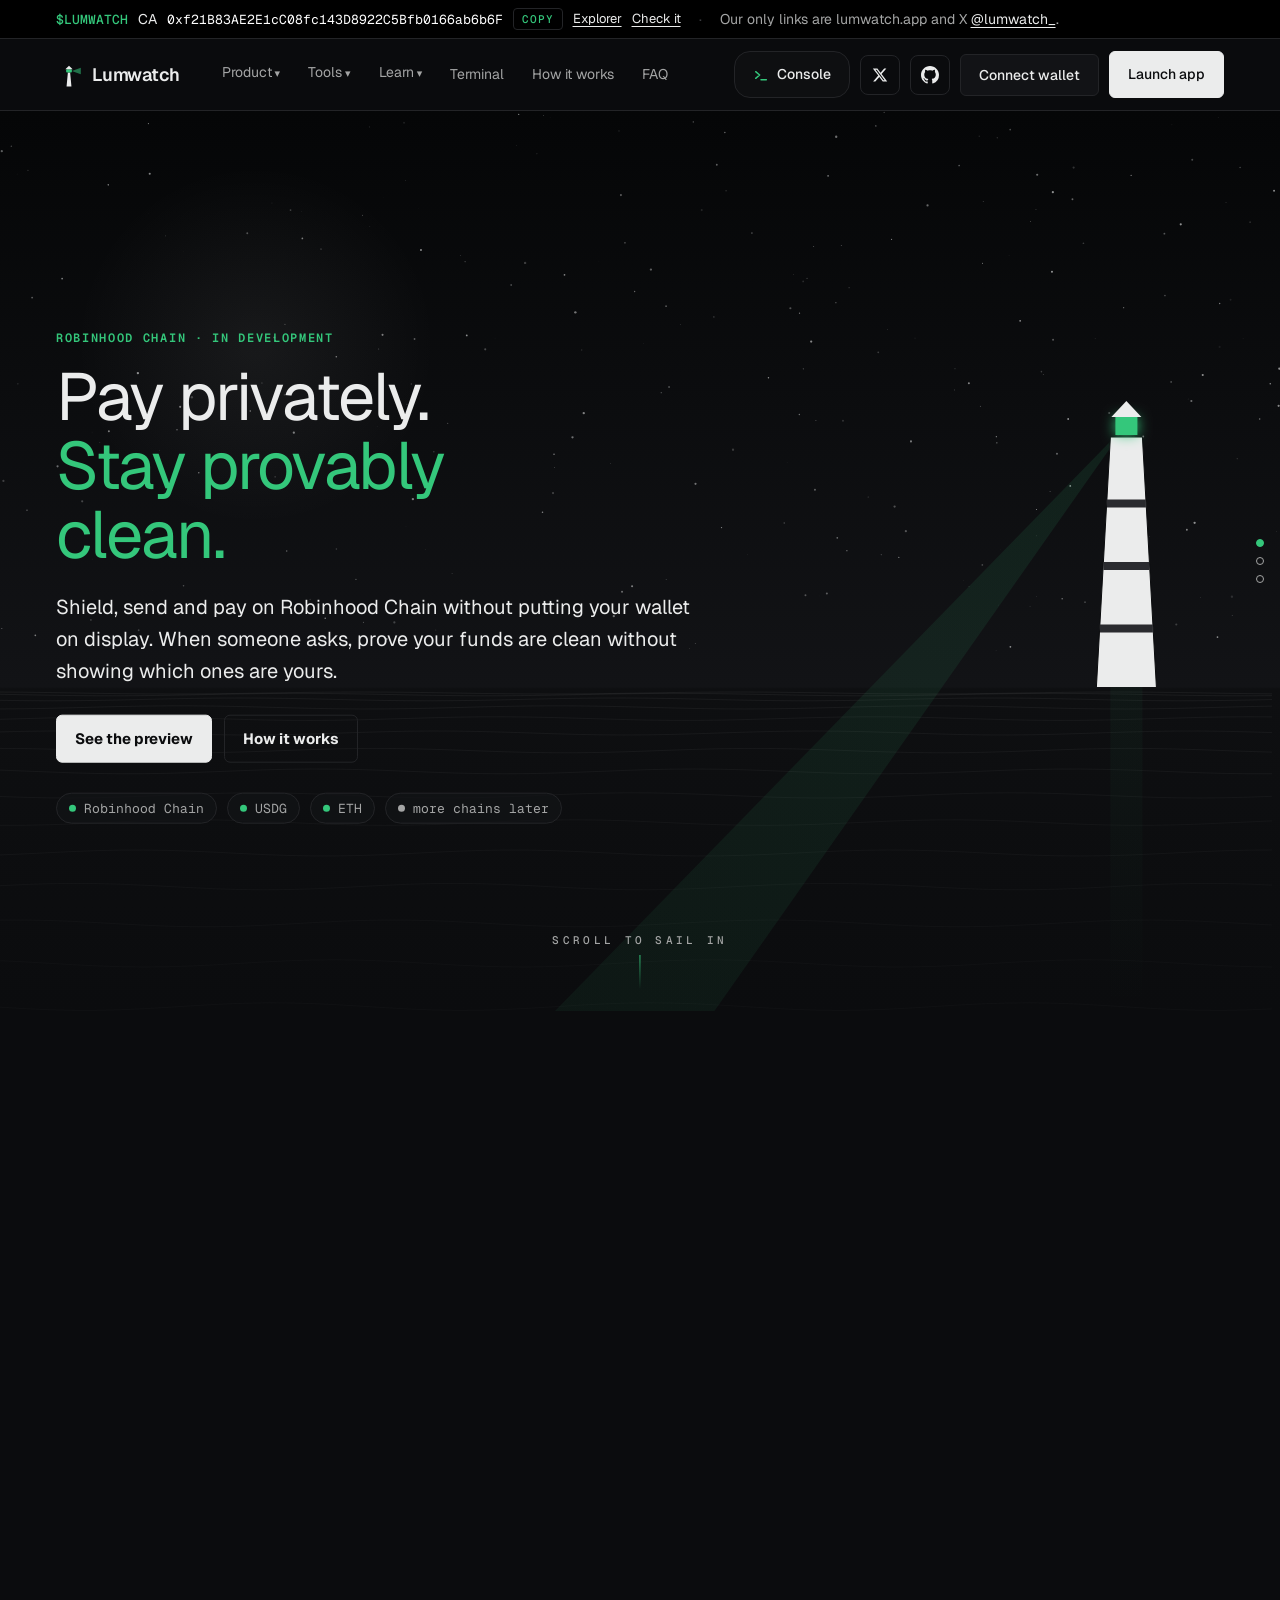
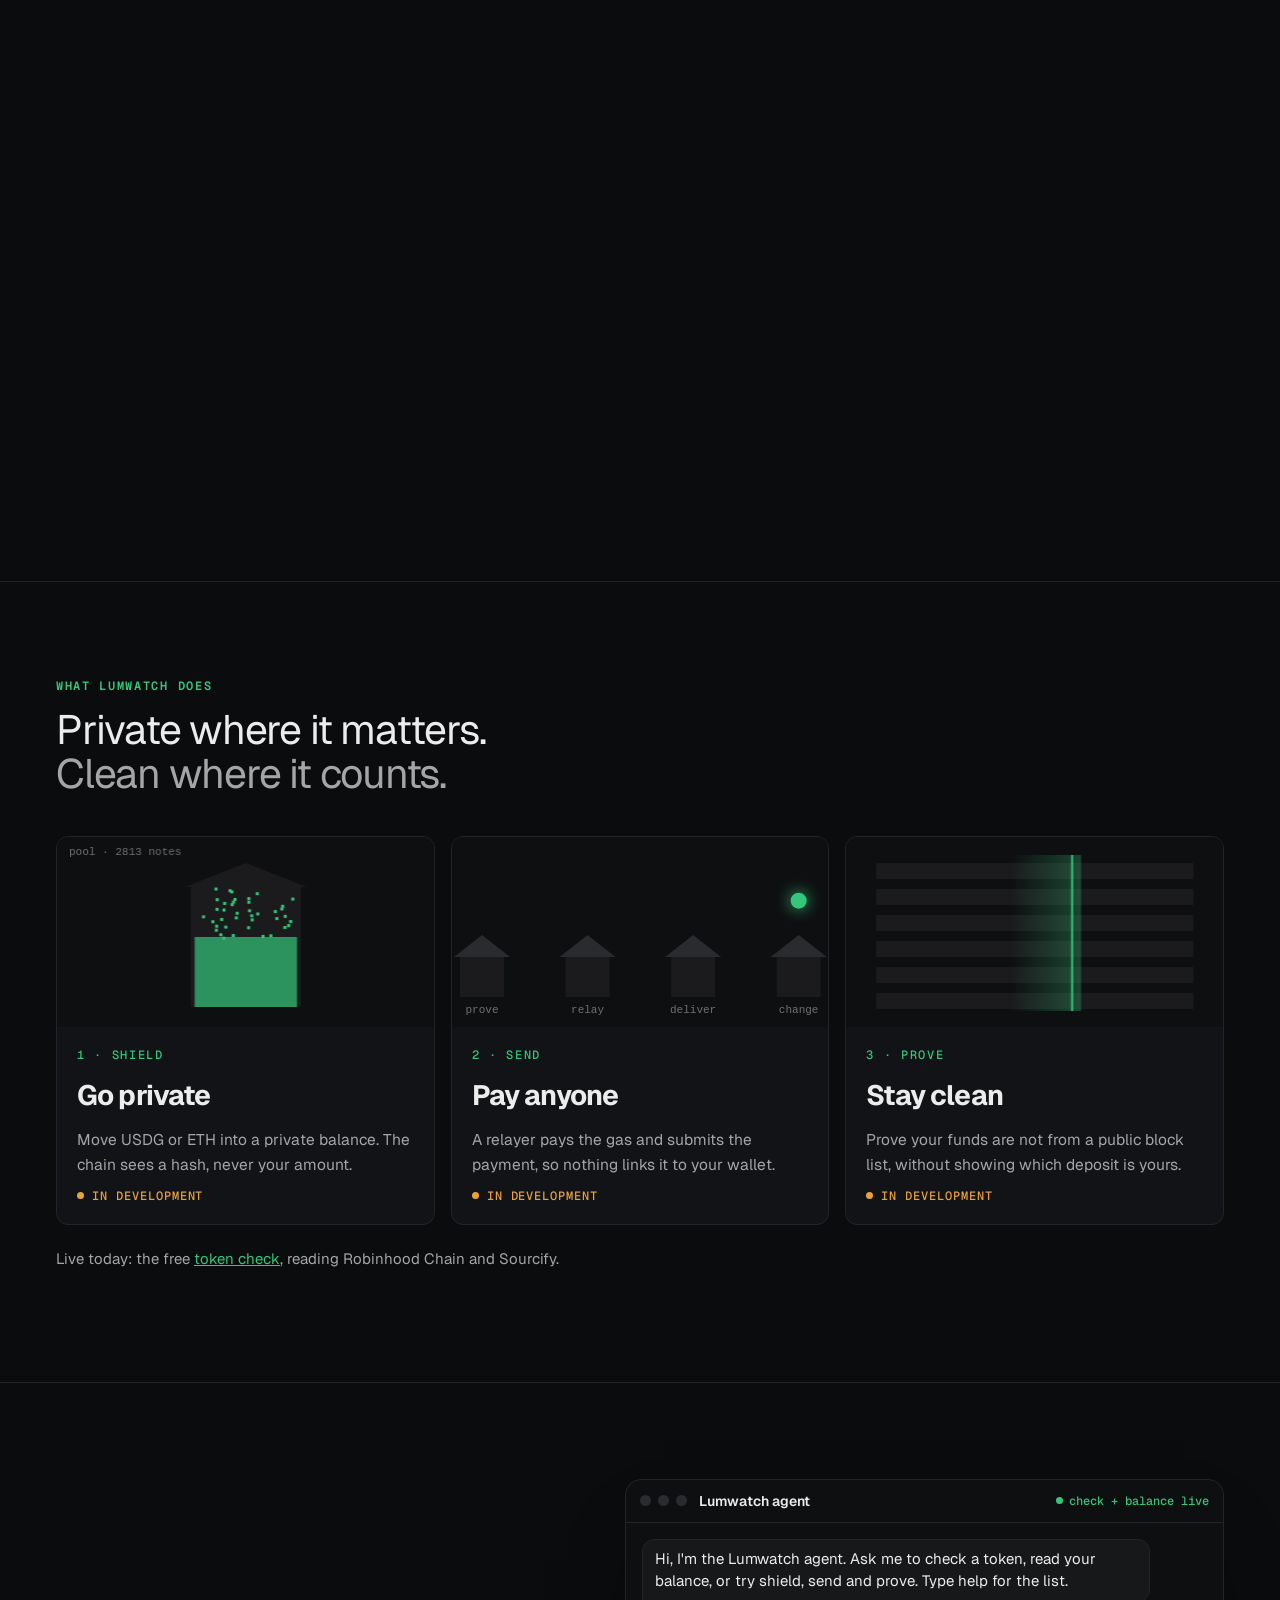
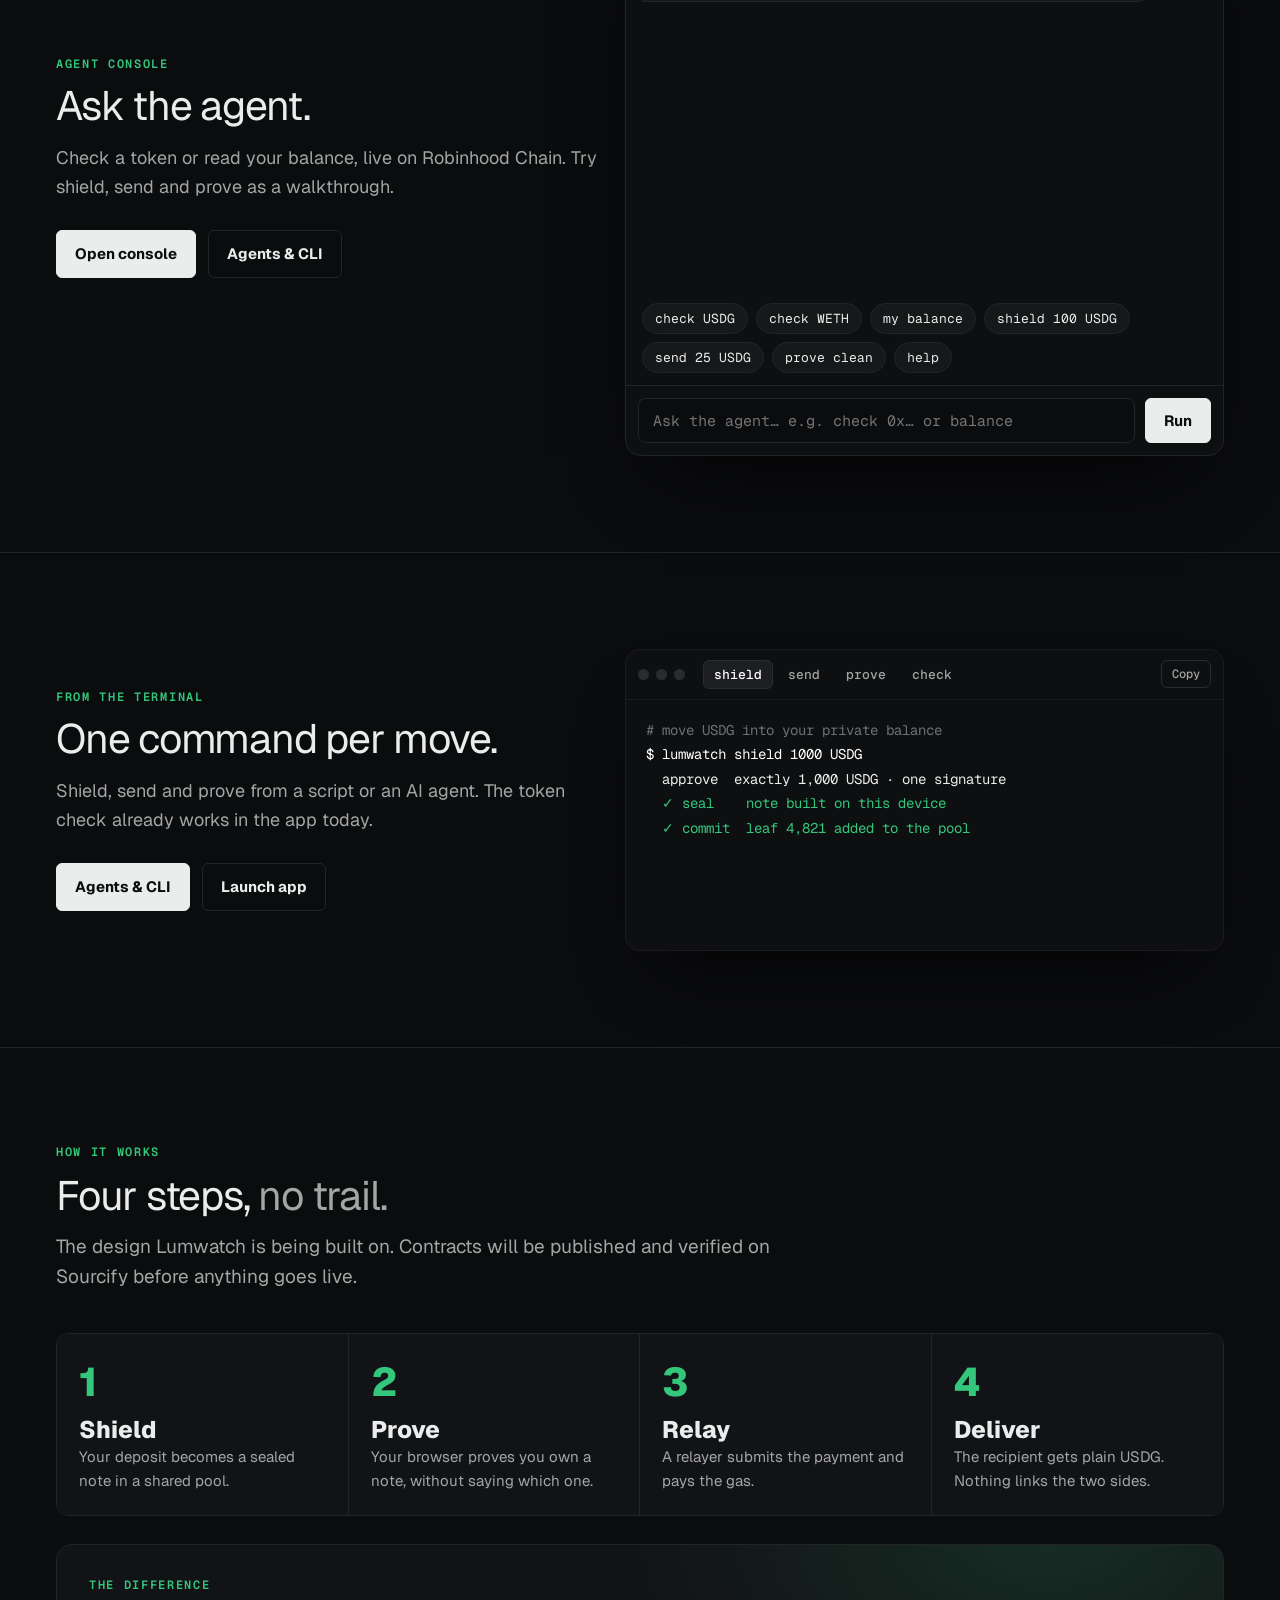
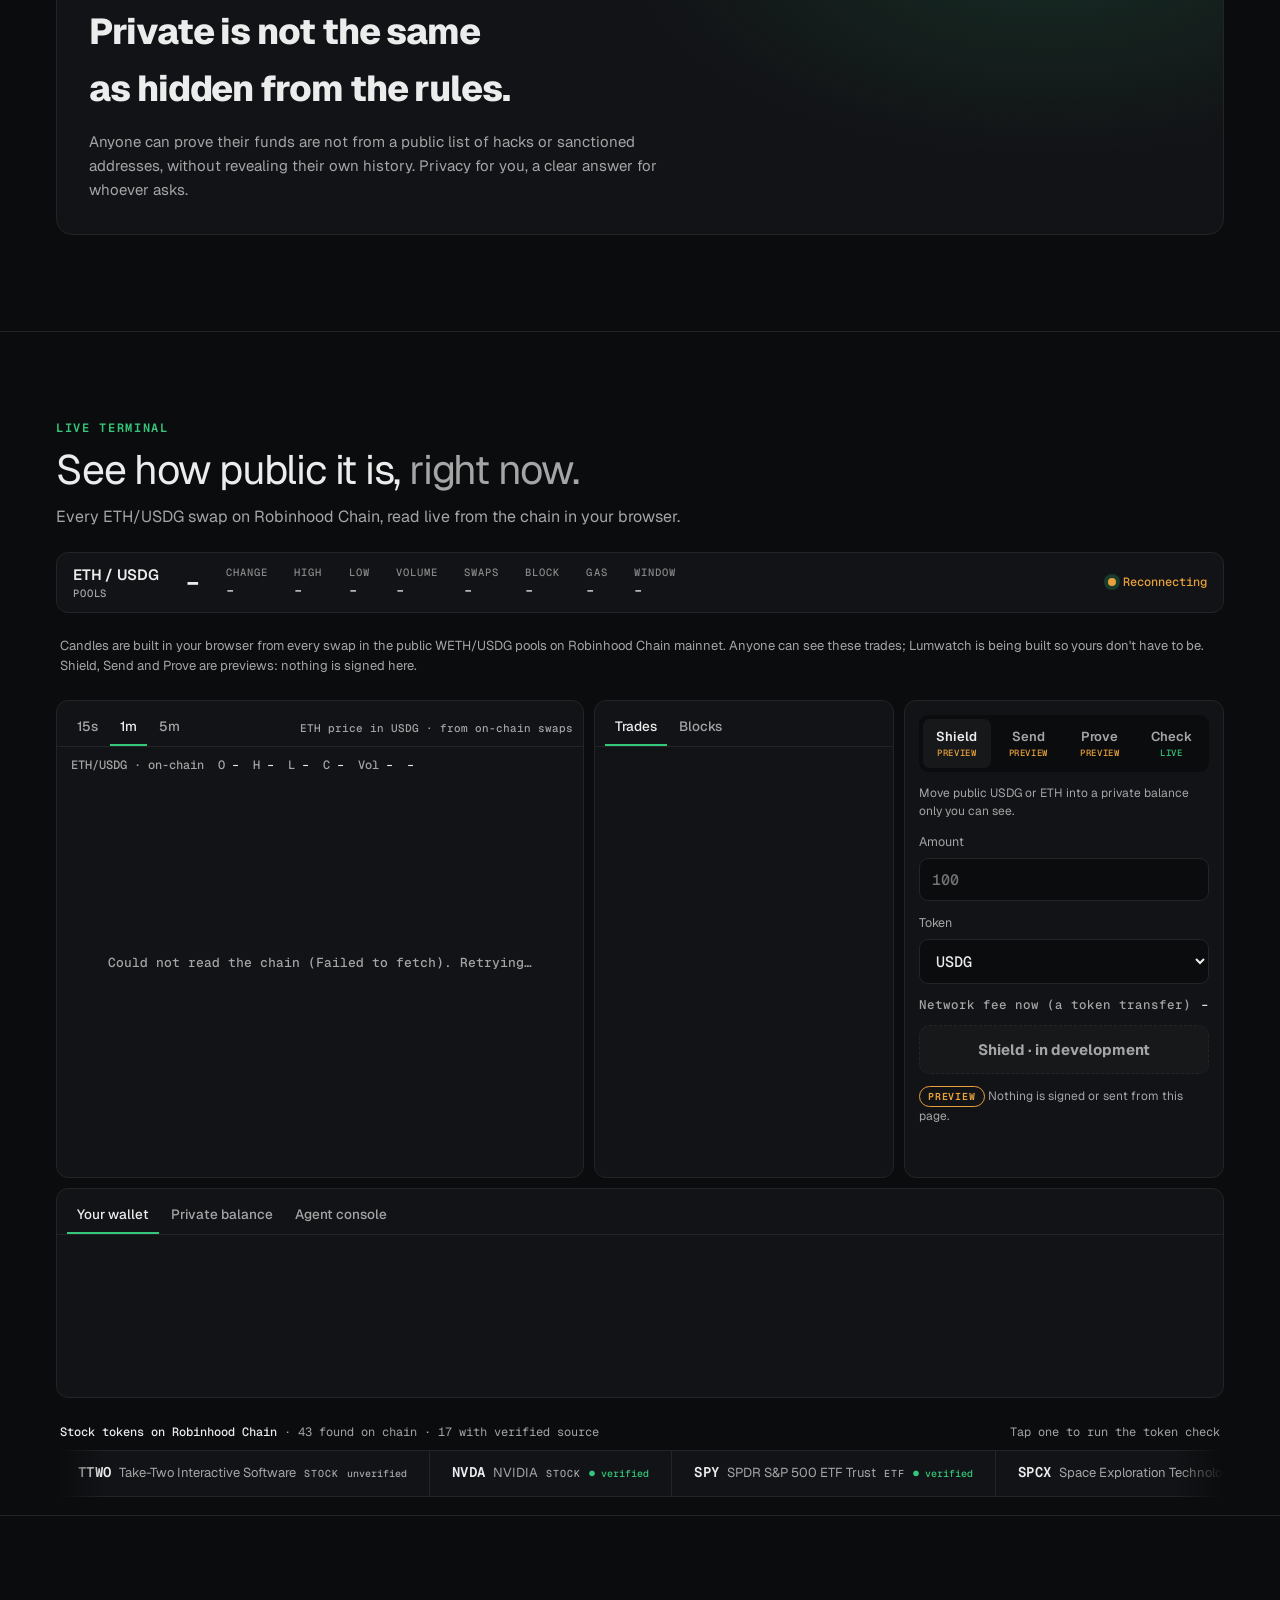
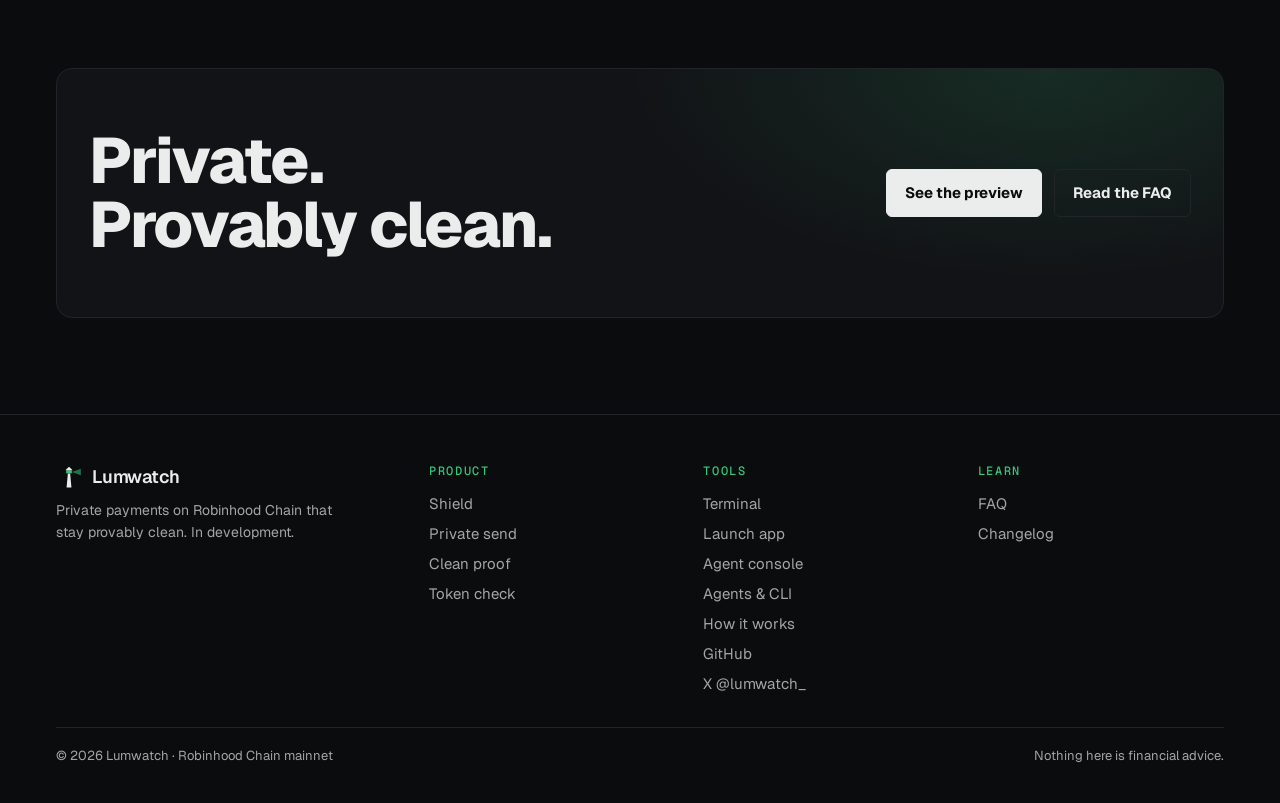
<file: index.html>
<!doctype html>
<html lang="en">
<head>
<meta charset="utf-8">
<meta name="viewport" content="width=device-width, initial-scale=1, viewport-fit=cover">
<title>Lumwatch</title>
<meta name="description" content="Private payments on Robinhood Chain that stay provably clean. In development; the free token check is live.">
<link rel="canonical" href="https://lumwatch.app/">
<meta property="og:title" content="Lumwatch">
<meta property="og:description" content="Private payments on Robinhood Chain that stay provably clean. In development; the free token check is live.">
<meta property="og:url" content="https://lumwatch.app/">
<meta property="og:image" content="https://lumwatch.app/og.png">
<meta name="twitter:card" content="summary_large_image">
<meta name="twitter:site" content="@lumwatch_">
<meta name="theme-color" content="#0b0c0e">
<link rel="icon" href="data:image/svg+xml,%3Csvg xmlns='http://www.w3.org/2000/svg' viewBox='0 0 32 32'%3E%3Crect width='32' height='32' rx='7' fill='%230b0c0e'/%3E%3Cpath d='M13 29l1.6-16h2.8L19 29z' fill='%23ebecec'/%3E%3Crect x='12.5' y='9' width='7' height='4' rx='1' fill='%2334c77b'/%3E%3Cpath d='M11.5 9h9L16 4.5z' fill='%23ebecec'/%3E%3C/svg%3E">
<link rel="preconnect" href="https://fonts.googleapis.com">
<link rel="preconnect" href="https://fonts.gstatic.com" crossorigin>
<link rel="stylesheet" href="https://fonts.googleapis.com/css2?family=Geist:wght@300;400;500;600&family=Geist+Mono:wght@400;500&display=swap">
<link rel="stylesheet" href="/assets/style.css">
<link rel="stylesheet" href="/assets/extra.css"><link rel="stylesheet" href="/assets/terminal.css">
</head>
<body data-page="home">
<div class="tokenbar"><div class="wrap">
  <span class="ca"><b>$LUMWATCH</b> CA <code class="soon" id="ca-full">0xf21B83AE2E1cC08fc143D8922C5Bfb0166ab6b6F</code><button type="button" class="ca-copy" data-copy="0xf21B83AE2E1cC08fc143D8922C5Bfb0166ab6b6F" aria-label="Copy contract address">Copy</button><a href="https://robinhoodchain.blockscout.com/token/0xf21B83AE2E1cC08fc143D8922C5Bfb0166ab6b6F" target="_blank" rel="noopener">Explorer</a><a href="/check/?ca=0xf21B83AE2E1cC08fc143D8922C5Bfb0166ab6b6F">Check it</a></span>
  <span class="sep">·</span>
  <span class="muted">Our only links are lumwatch.app and X <a href="https://x.com/lumwatch_" target="_blank" rel="noopener">@lumwatch_</a>.</span>
</div></div>
<nav class="top" id="nav"><div class="wrap">
  <a class="brand" href="/"><svg width="26" height="26" viewBox="0 0 32 32" aria-hidden="true"><path d="M13 30l1.6-17h2.8L19 30z" fill="#ebecec"/><rect x="12.5" y="9" width="7" height="4" rx="1" fill="#34c77b"/><path d="M11.5 9h9L16 4.5z" fill="#ebecec"/><path d="M19.5 11l11-4v8z" fill="#34c77b" opacity=".55"/></svg>Lumwatch</a>
  <div class="menu" id="menu">
    <div class="dd"><button type="button" aria-expanded="false">Product</button>
      <div class="panel">
        <a href="/shield/"><b>Shield <i>PREVIEW</i></b><span>Turn USDG or ETH into a private balance only you can see.</span></a>
        <a href="/send/"><b>Private send <i>PREVIEW</i></b><span>Pay any address. Nothing links it back to your wallet.</span></a>
        <a href="/prove/"><b>Clean proof <i>PREVIEW</i></b><span>Prove your funds are not from a blocked list, without showing which ones are yours.</span></a>
        <a href="/check/"><b>Token check <i>LIVE</i></b><span>Free: check any Robinhood Chain token before you buy.</span></a>
      </div></div>
    <div class="dd"><button type="button" aria-expanded="false">Tools</button>
      <div class="panel">
        <a href="/terminal/"><b>Terminal <i>LIVE</i></b><span>Live Robinhood Chain desk: USDG and WETH flow, transfers, blocks, token check.</span></a>
        <a href="/console/"><b>Agent console <i>LIVE</i></b><span>Ask the agent to check a token or read your balance. Shield, send and prove as previews.</span></a>
        <a href="/agents/"><b>Agents &amp; CLI</b><span>Private payments from scripts and AI agents. MCP server planned.</span></a>
        <a href="/how/"><b>How it works</b><span>Shield, prove, relay, deliver. And the clean proof.</span></a>
      </div></div>
    <div class="dd"><button type="button" aria-expanded="false">Learn</button>
      <div class="panel">
        <a href="/faq/"><b>FAQ</b><span>Privacy, rules, fees and what is live today.</span></a>
        <a href="/log/"><b>Changelog</b><span>What shipped and what is next.</span></a>
      </div></div>
    <a href="/terminal/">Terminal</a>
    <a href="/how/">How it works</a>
    <a href="/faq/">FAQ</a>
  </div>
  <div class="navcta">
    <a class="btn console" href="/console/"><svg width="16" height="16" viewBox="0 0 24 24" fill="none" stroke="currentColor" stroke-width="2.2" stroke-linecap="round" stroke-linejoin="round" aria-hidden="true"><path d="M4 17l6-5-6-5M12 19h8"/></svg><span>Console</span></a>
    <a class="iconbtn" href="https://x.com/lumwatch_" target="_blank" rel="noopener" aria-label="Lumwatch on X"><svg width="16" height="16" viewBox="0 0 24 24" aria-hidden="true" fill="currentColor"><path d="M18.244 2.25h3.308l-7.227 8.26 8.502 11.24H16.17l-5.214-6.817L4.99 21.75H1.68l7.73-8.835L1.254 2.25H8.08l4.713 6.231zm-1.161 17.52h1.833L7.084 4.126H5.117z"/></svg></a>
    <a class="iconbtn" href="https://github.com/lumwatch" target="_blank" rel="noopener" aria-label="Lumwatch on GitHub"><svg width="18" height="18" viewBox="0 0 16 16" aria-hidden="true" fill="currentColor"><path d="M8 0C3.58 0 0 3.58 0 8c0 3.54 2.29 6.53 5.47 7.59.4.07.55-.17.55-.38 0-.19-.01-.82-.01-1.49-2.01.37-2.53-.49-2.69-.94-.09-.23-.48-.94-.82-1.13-.28-.15-.68-.52-.01-.53.63-.01 1.08.58 1.23.82.72 1.21 1.87.87 2.33.66.07-.52.28-.87.51-1.07-1.78-.2-3.64-.89-3.64-3.95 0-.87.31-1.59.82-2.15-.08-.2-.36-1.02.08-2.12 0 0 .67-.21 2.2.82.64-.18 1.32-.27 2-.27.68 0 1.36.09 2 .27 1.53-1.04 2.2-.82 2.2-.82.44 1.1.16 1.92.08 2.12.51.56.82 1.27.82 2.15 0 3.07-1.87 3.75-3.65 3.95.29.25.54.73.54 1.48 0 1.07-.01 1.93-.01 2.2 0 .21.15.46.55.38A8.013 8.013 0 0016 8c0-4.42-3.58-8-8-8z"/></svg></a>
    <button class="btn wallet" type="button" id="wallet">Connect wallet</button>
    <a class="btn primary" href="/app/">Launch app</a>
    <button class="btn burger" type="button" id="burger" aria-expanded="false">Menu</button>
  </div>
</div></nav>
<main>
<div id="curtain" aria-hidden="true"><div class="c"><span class="lampdot"></span><span class="t">DIMMING THE WINDOWS</span><span class="w">LUMWATCH</span></div></div>
<div class="voyage" id="top">
  <div class="stage">
    <canvas id="sky" aria-hidden="true"></canvas>
    <div class="copy"><div class="wrap" style="position:relative;width:100%;height:100%">
      <div class="phase p1" style="top:50%;transform:translateY(-50%)">
        <div class="label">Robinhood Chain · in development</div>
        <h1 style="margin-top:16px">Pay privately. <span>Stay provably clean.</span></h1>
        <p>Shield, send and pay on Robinhood Chain without putting your wallet on display. When someone asks, prove your funds are clean without showing which ones are yours.</p>
        <div class="cta"><a class="btn primary" href="/app/">See the preview</a><a class="btn" href="/how/">How it works</a></div>
        <div class="chains"><span class="chip">Robinhood Chain</span><span class="chip">USDG</span><span class="chip">ETH</span><span class="chip next">more chains later</span></div>
      </div>
      <div class="phase p2 off" style="top:50%;transform:translateY(-50%)">
        <div class="label">The idea</div>
        <h2 style="margin-top:14px">Your wallet is <em>a lit window.</em></h2>
        <p>Every payment you make shows your balance, your history and everyone you pay. Lumwatch lets you choose what stays in the dark.</p>
      </div>
      <div class="phase p3 off" style="top:50%;transform:translateY(-50%)">
        <div class="label">Three moves</div>
        <h2 style="margin-top:14px">Shield. Send. <em>Prove.</em></h2>
        <div class="quay">
          <a href="/shield/"><i>1 · PREVIEW</i><b>Shield</b><span>Go private</span></a>
          <a href="/send/"><i>2 · PREVIEW</i><b>Send</b><span>Pay anyone</span></a>
          <a href="/prove/"><i>3 · PREVIEW</i><b>Prove</b><span>Stay clean</span></a>
        </div>
      </div>
    </div></div>
    <div class="depth" aria-hidden="true"><span class="on"></span><span></span><span></span></div>
    <div class="descend" aria-hidden="true">SCROLL TO SAIL IN<i></i></div>
  </div>
</div>
<section class="band"><div class="wrap"><div class="head reveal"><div class="label">What Lumwatch does</div><h2>Private where it matters. <em>Clean where it counts.</em></h2></div><div class="buildings"><a class="bld link reveal" href="/shield/"><canvas data-scene="granary" aria-hidden="true"></canvas><div class="in"><span class="num">1 · SHIELD</span><h3>Go private</h3><p>Move USDG or ETH into a private balance. The chain sees a hash, never your amount.</p><span class="st build">In development</span></div></a><a class="bld link reveal" href="/send/"><canvas data-scene="market" aria-hidden="true"></canvas><div class="in"><span class="num">2 · SEND</span><h3>Pay anyone</h3><p>A relayer pays the gas and submits the payment, so nothing links it to your wallet.</p><span class="st build">In development</span></div></a><a class="bld link reveal" href="/prove/"><canvas data-scene="light" aria-hidden="true"></canvas><div class="in"><span class="num">3 · PROVE</span><h3>Stay clean</h3><p>Prove your funds are not from a public block list, without showing which deposit is yours.</p><span class="st build">In development</span></div></a></div><p class="muted" style="margin-top:22px;font-size:15px">Live today: the free <a href="/check/">token check</a>, reading Robinhood Chain and Sourcify.</p></div></section>
<section class="band"><div class="wrap agents"><div class="reveal"><div class="label">Agent console</div><h2 class="h2s">Ask the agent.</h2><p class="muted" style="font-size:18px;margin:16px 0 0">Check a token or read your balance, live on Robinhood Chain. Try shield, send and prove as a walkthrough.</p><div class="cta"><a class="btn primary" href="/console/">Open console</a><a class="btn" href="/agents/">Agents &amp; CLI</a></div></div><div class="reveal"><div class="console"><div class="cbar"><span class="dots"><i></i><i></i><i></i></span><b>Lumwatch agent</b><span class="stat">check + balance live</span></div>
  <div class="clog" id="clog" aria-live="polite"></div>
  <div class="cchips"><button type="button" data-ask="check USDG">check USDG</button><button type="button" data-ask="check WETH">check WETH</button><button type="button" data-ask="balance">my balance</button><button type="button" data-ask="shield 100 USDG">shield 100 USDG</button><button type="button" data-ask="send 25 USDG">send 25 USDG</button><button type="button" data-ask="prove my funds are clean">prove clean</button><button type="button" data-ask="help">help</button></div>
  <form class="cform" id="cform"><label for="cin">Ask the agent</label><input id="cin" type="text" autocomplete="off" spellcheck="false" placeholder="Ask the agent… e.g. check 0x… or balance"><button class="btn primary" type="submit">Run</button></form></div></div></div></section>
<section class="band"><div class="wrap agents"><div class="reveal"><div class="label">From the terminal</div><h2 class="h2s">One command per move.</h2><p class="muted" style="font-size:18px;margin:16px 0 0">Shield, send and prove from a script or an AI agent. The token check already works in the app today.</p><div class="cta"><a class="btn primary" href="/agents/">Agents &amp; CLI</a><a class="btn" href="/app/">Launch app</a></div></div><div class="reveal"><div class="bpterm"><div class="tbar"><span class="dots"><i></i><i></i><i></i></span><div class="ttabs" role="tablist"><button type="button" data-cmd="shield" aria-selected="false">shield</button><button type="button" data-cmd="send" aria-selected="false">send</button><button type="button" data-cmd="prove" aria-selected="false">prove</button><button type="button" data-cmd="check" aria-selected="false">check</button></div><button class="tcopy" type="button" data-copycmd>Copy</button></div><pre aria-live="polite"></pre></div></div></div></section>
<section class="band" ><div class="wrap">
  <div class="head reveal"><div class="label">How it works</div><h2>Four steps, <em>no trail.</em></h2><p>The design Lumwatch is being built on. Contracts will be published and verified on Sourcify before anything goes live.</p></div>
  <div class="how reveal">
    <div><i>1</i><b>Shield</b><span>Your deposit becomes a sealed note in a shared pool.</span></div>
    <div><i>2</i><b>Prove</b><span>Your browser proves you own a note, without saying which one.</span></div>
    <div><i>3</i><b>Relay</b><span>A relayer submits the payment and pays the gas.</span></div>
    <div><i>4</i><b>Deliver</b><span>The recipient gets plain USDG. Nothing links the two sides.</span></div>
  </div>
  <div class="final reveal" style="margin-top:28px;padding:32px"><div style="max-width:60ch"><div class="label">The difference</div><h3 style="font-weight:800;font-size:clamp(26px,3vw,36px);margin-top:10px">Private is not the same as hidden from the rules.</h3><p class="muted" style="margin:12px 0 0">Anyone can prove their funds are not from a public list of hacks or sanctioned addresses, without revealing their own history. Privacy for you, a clear answer for whoever asks.</p></div></div>
</div></section>
<section class="band tm-home"><div class="wrap"><div class="label">Live terminal</div><h2 class="h2s">See how public it is, <em>right now.</em></h2><p class="muted" style="font-size:16px;margin:12px 0 0;max-width:60ch">Every ETH/USDG swap on Robinhood Chain, read live from the chain in your browser.</p></div></section><div class="tm" id="tm">
  <div class="tm-bar">
    <div class="tm-pair"><b>ETH / USDG</b><span id="tm-s-pools">pools</span></div>
    <b class="tm-big" id="tm-big">–</b>
    <div class="tm-stat"><span>Change</span><b id="tm-s-chg">–</b></div>
    <div class="tm-stat"><span>High</span><b id="tm-s-hi">–</b></div>
    <div class="tm-stat"><span>Low</span><b id="tm-s-lo">–</b></div>
    <div class="tm-stat"><span>Volume</span><b id="tm-s-vol">–</b></div>
    <div class="tm-stat"><span>Swaps</span><b id="tm-s-n">–</b></div>
    <div class="tm-stat"><span>Block</span><b id="tm-s-block">–</b></div>
    <div class="tm-stat"><span>Gas</span><b id="tm-s-gas">–</b></div>
    <div class="tm-stat"><span>Window</span><b id="tm-s-win">–</b></div>
    <span class="tm-live" id="tm-live"><i></i> Connecting</span>
  </div>
  <p class="tm-note">Candles are built in your browser from every swap in the public WETH/USDG pools on Robinhood Chain mainnet. Anyone can see these trades; Lumwatch is being built so yours don't have to be. Shield, Send and Prove are previews: nothing is signed here.</p>
  <div class="tm-grid">
    <section class="tm-panel" aria-label="Chart">
      <div class="tm-tabs" role="tablist"><button type="button" role="tab" data-tf="15s" aria-selected="false">15s</button><button type="button" role="tab" data-tf="1m" aria-selected="true">1m</button><button type="button" role="tab" data-tf="5m" aria-selected="false">5m</button><span class="sp"></span><small>ETH price in USDG · from on-chain swaps</small></div>
      <div class="tm-chart"><div class="tm-legend"><span>ETH/USDG · <span>on-chain</span></span><span>O <b id="tm-o">–</b></span><span>H <b id="tm-h">–</b></span><span>L <b id="tm-l">–</b></span><span>C <b id="tm-c">–</b></span><span>Vol <b id="tm-v">–</b></span><span><b id="tm-n">–</b></span></div><canvas id="tm-cv" aria-label="ETH/USDG candlestick chart from on-chain swaps"></canvas><div class="tm-load" id="tm-load">Reading the chain…</div></div>
    </section>
    <section class="tm-panel" aria-label="Live feed">
      <div class="tm-tabs" role="tablist"><button type="button" role="tab" data-feed="trades" aria-selected="true">Trades</button><button type="button" role="tab" data-feed="blk" aria-selected="false">Blocks</button></div>
      <div class="tm-feedhead" id="tm-fh"></div>
      <div class="tm-feed" id="tm-feed"></div>
    </section>
    <section class="tm-panel tm-actp" aria-label="Actions">
      <div class="tm-act">
        <div class="tm-seg" role="group" aria-label="Action"><button type="button" data-act="shield" aria-pressed="true">Shield<i>PREVIEW</i></button><button type="button" data-act="send" aria-pressed="false">Send<i>PREVIEW</i></button><button type="button" data-act="prove" aria-pressed="false">Prove<i>PREVIEW</i></button><button type="button" class="live" data-act="check" aria-pressed="false">Check<i>LIVE</i></button></div>
        <div data-actpane="shield" class="tm-act" style="padding:0">
          <p class="tm-small">Move public USDG or ETH into a private balance only you can see.</p>
          <label>Amount<input inputmode="decimal" placeholder="100" aria-label="Amount to shield"></label>
          <label>Token<select aria-label="Token to shield"><option>USDG</option><option>ETH</option></select></label>
          <div class="tm-kv"><span>Network fee now (a token transfer)</span><b id="tm-fee">–</b></div>
          <button class="tm-go" type="button" disabled>Shield · in development</button>
          <p class="tm-small"><span class="tm-badge pv">PREVIEW</span> Nothing is signed or sent from this page.</p>
        </div>
        <div data-actpane="send" class="tm-act" style="padding:0" hidden>
          <p class="tm-small">Pay any address from your private balance. Nothing links it back to your wallet.</p>
          <label>To<input placeholder="0x…" aria-label="Recipient"></label>
          <label>Amount<input inputmode="decimal" placeholder="25" aria-label="Amount to send"></label>
          <button class="tm-go" type="button" disabled>Send privately · in development</button>
          <p class="tm-small"><span class="tm-badge pv">PREVIEW</span> Nothing is signed or sent from this page.</p>
        </div>
        <div data-actpane="prove" class="tm-act" style="padding:0" hidden>
          <p class="tm-small">Prove your funds are not from a public block list, without showing which deposits are yours.</p>
          <button class="tm-go" type="button" disabled>Make a clean proof · in development</button>
          <p class="tm-small"><span class="tm-badge pv">PREVIEW</span> Nothing is signed or sent from this page.</p>
        </div>
        <div data-actpane="check" class="tm-act" style="padding:0" hidden>
          <p class="tm-small">Check any Robinhood Chain token before you buy. Read live from the chain and Sourcify.</p>
          <form id="tm-checkform" class="tm-act" style="padding:0"><label>Token address<input id="tm-checkaddr" placeholder="0x…" autocomplete="off" spellcheck="false"></label><button class="tm-go" type="submit">Check token</button></form>
          <ul class="tm-checks" id="tm-checkout" aria-live="polite"></ul>
          <p class="tm-small"><span class="tm-badge lv">LIVE</span> Read-only. Full report on the <a href="/check/">Token check</a> page.</p>
        </div>
      </div>
    </section>
  </div>
  <section class="tm-panel tm-bottom" aria-label="Your account">
    <div class="tm-tabs" role="tablist"><button type="button" role="tab" data-btab="mine" aria-selected="true">Your wallet</button><button type="button" role="tab" data-btab="notes" aria-selected="false">Private balance</button><button type="button" role="tab" data-btab="agent" aria-selected="false">Agent console</button></div>
    <div class="tm-pane" data-bpane="mine" id="tm-mine"></div>
    <div class="tm-pane" data-bpane="notes" hidden><div class="tm-empty"><p style="margin:0">Your private balance will show here once Shield ships. <span class="tm-badge pv">PREVIEW</span></p></div></div>
    <div class="tm-pane" data-bpane="agent" hidden><div class="tm-empty"><p style="margin:0">Ask the Lumwatch agent to check a token or read your balance, in plain words.</p><a class="tm-btn" href="/console/">Open the agent console</a></div></div>
  </section>
</div><section class="st-tape" aria-label="Stock tokens on Robinhood Chain"><div class="st-head"><span><b>Stock tokens on Robinhood Chain</b> · 43 found on chain · 17 with verified source</span><span>Tap one to run the token check</span></div>
<div class="st-mq"><div class="st-track"><a class="st-pill" href="/check/?ca=0x5e81213613b6b86eab4c6c50d718d34359459786" title="Check TTWO with the Lumwatch token check"><b>TTWO</b><span>Take-Two Interactive Software</span><i>STOCK</i><em>unverified</em></a><a class="st-pill" href="/check/?ca=0xd0601ce157db5bdc3162bbac2a2c8af5320d9eec" title="Check NVDA with the Lumwatch token check"><b>NVDA</b><span>NVIDIA</span><i>STOCK</i><em class="ok">verified</em></a><a class="st-pill" href="/check/?ca=0x117cc2133c37b721f49de2a7a74833232b3b4c0c" title="Check SPY with the Lumwatch token check"><b>SPY</b><span>SPDR S&P 500 ETF Trust</span><i>ETF</i><em class="ok">verified</em></a><a class="st-pill" href="/check/?ca=0x4a0e65a3eccec6dbe60ae065f2e7bb85fae35eea" title="Check SPCX with the Lumwatch token check"><b>SPCX</b><span>Space Exploration Technologies Corp.</span><i>STOCK</i><em class="ok">verified</em></a><a class="st-pill" href="/check/?ca=0xff080c8ce2e5feadaca0da81314ae59d232d4afd" title="Check MU with the Lumwatch token check"><b>MU</b><span>Micron Technology</span><i>STOCK</i><em class="ok">verified</em></a><a class="st-pill" href="/check/?ca=0x2e0847e8910a9732eb3fb1bb4b70a580adad4fe3" title="Check GOOGL with the Lumwatch token check"><b>GOOGL</b><span>Alphabet</span><i>STOCK</i><em class="ok">verified</em></a><a class="st-pill" href="/check/?ca=0x322f0929c4625ed5bad873c95208d54e1c003b2d" title="Check TSLA with the Lumwatch token check"><b>TSLA</b><span>Tesla</span><i>STOCK</i><em class="ok">verified</em></a><a class="st-pill" href="/check/?ca=0xc0d6457c16cc70d6790dd43521c899c87ce02f35" title="Check META with the Lumwatch token check"><b>META</b><span>Meta Platforms</span><i>STOCK</i><em class="ok">verified</em></a><a class="st-pill" href="/check/?ca=0xec262a75e413fafd0df80480274532c79d42da09" title="Check MSTR with the Lumwatch token check"><b>MSTR</b><span>Strategy Inc.</span><i>STOCK</i><em class="ok">verified</em></a><a class="st-pill" href="/check/?ca=0xd5f3879160bc7c32ebb4dc785f8a4f505888de68" title="Check QQQ with the Lumwatch token check"><b>QQQ</b><span>Invesco QQQ</span><i>ETF</i><em>unverified</em></a><a class="st-pill" href="/check/?ca=0x86923f96303d656e4aa86d9d42d1e57ad2023fdc" title="Check AMD with the Lumwatch token check"><b>AMD</b><span>AMD</span><i>STOCK</i><em>unverified</em></a><a class="st-pill" href="/check/?ca=0xc9a981fee1f9dec688bb123ccdecc63d0debfc4e" title="Check GLD with the Lumwatch token check"><b>GLD</b><span>SPDR Gold Trust</span><i>ETF</i><em class="ok">verified</em></a><a class="st-pill" href="/check/?ca=0xa30fa36db767ad9ed3f7a60fc79526fb4d56d344" title="Check USO with the Lumwatch token check"><b>USO</b><span>United States Oil Fund</span><i>ETF</i><em>unverified</em></a><a class="st-pill" href="/check/?ca=0xaf3d76f1834a1d425780943c99ea8a608f8a93f9" title="Check AAPL with the Lumwatch token check"><b>AAPL</b><span>Apple</span><i>STOCK</i><em class="ok">verified</em></a><a class="st-pill" href="/check/?ca=0x894e1ec2d74ffe5aef8dc8a9e84686accb964f2a" title="Check PLTR with the Lumwatch token check"><b>PLTR</b><span>Palantir Technologies</span><i>STOCK</i><em class="ok">verified</em></a><a class="st-pill" href="/check/?ca=0xb90a19ff0af67f7779aff50a882a9cff42446400" title="Check SNDK with the Lumwatch token check"><b>SNDK</b><span>Sandisk Corporation</span><i>STOCK</i><em>unverified</em></a><a class="st-pill" href="/check/?ca=0xc72b96e0e48ecd4dc75e1e45396e26300bc39681" title="Check INTC with the Lumwatch token check"><b>INTC</b><span>Intel</span><i>STOCK</i><em>unverified</em></a><a class="st-pill" href="/check/?ca=0x822cc93ffd030293e9842c30bbd678f530701867" title="Check BE with the Lumwatch token check"><b>BE</b><span>Bloom Energy</span><i>STOCK</i><em>unverified</em></a><a class="st-pill" href="/check/?ca=0x12f190a9f9d7d37a250758b26824b97ce941bf54" title="Check AMZN with the Lumwatch token check"><b>AMZN</b><span>Amazon</span><i>STOCK</i><em>unverified</em></a><a class="st-pill" href="/check/?ca=0x05a3d1cd21d0c88145e82600e62e7e496e0f222b" title="Check AMC with the Lumwatch token check"><b>AMC</b><span>AMC Entertainment</span><i>STOCK</i><em>unverified</em></a><a class="st-pill" href="/check/?ca=0xdf0992e440dd0be65bd8439b609d6d4366bf1cb5" title="Check CRCL with the Lumwatch token check"><b>CRCL</b><span>Circle Internet Group</span><i>STOCK</i><em class="ok">verified</em></a><a class="st-pill" href="/check/?ca=0xccee82fe024c36fa15e1005ede3e9e4787e23d09" title="Check HIMS with the Lumwatch token check"><b>HIMS</b><span>Hims & Hers Health</span><i>STOCK</i><em class="ok">verified</em></a><a class="st-pill" href="/check/?ca=0x1b0e319c6a659f002271b69db8a7df2f911c153e" title="Check GME with the Lumwatch token check"><b>GME</b><span>GameStop</span><i>STOCK</i><em class="ok">verified</em></a><a class="st-pill" href="/check/?ca=0x6330d8c3178a418788df01a47479c0ce7ccf450b" title="Check COIN with the Lumwatch token check"><b>COIN</b><span>Coinbase</span><i>STOCK</i><em>unverified</em></a><a class="st-pill" href="/check/?ca=0xad25ac6c84d497db898fa1e8387bf6af3532a1c4" title="Check BABA with the Lumwatch token check"><b>BABA</b><span>Alibaba</span><i>STOCK</i><em>unverified</em></a><a class="st-pill" href="/check/?ca=0x43b07d15ce533bec5476d70c22a78a1b2b662155" title="Check MRNA with the Lumwatch token check"><b>MRNA</b><span>Moderna</span><i>STOCK</i><em>unverified</em></a><a class="st-pill" href="/check/?ca=0x58ffe4a942d3885baa22d7520691f611ef09e7aa" title="Check TSM with the Lumwatch token check"><b>TSM</b><span>Taiwan Semiconductor Manufacturing</span><i>STOCK</i><em>unverified</em></a><a class="st-pill" href="/check/?ca=0xe93237c50d904957cf27e7b1133b510c669c2e74" title="Check MSFT with the Lumwatch token check"><b>MSFT</b><span>Microsoft</span><i>STOCK</i><em>unverified</em></a><a class="st-pill" href="/check/?ca=0x411efb0e7f985935daec3d4c3ebaea0d0ad7d89f" title="Check SLV with the Lumwatch token check"><b>SLV</b><span>iShares Silver Trust</span><i>ETF</i><em>unverified</em></a><a class="st-pill" href="/check/?ca=0x4ea005168d7f09a7a0ba9d1def21a479950e44c2" title="Check COST with the Lumwatch token check"><b>COST</b><span>Costco</span><i>STOCK</i><em>unverified</em></a><a class="st-pill" href="/check/?ca=0x84cab63bc87912e71ad199ff14a0ba45de68fef8" title="Check SKHY with the Lumwatch token check"><b>SKHY</b><span>SK hynix Inc. American Depositary Shares</span><i>STOCK</i><em>unverified</em></a><a class="st-pill" href="/check/?ca=0x05b37fb53a299a1b874a619e1c4c404d52c36f4c" title="Check RDDT with the Lumwatch token check"><b>RDDT</b><span>Reddit</span><i>STOCK</i><em>unverified</em></a><a class="st-pill" href="/check/?ca=0xf0c4bf4c582cb3836e98394b1d4e7b7281101be8" title="Check RBLX with the Lumwatch token check"><b>RBLX</b><span>Roblox</span><i>STOCK</i><em class="ok">verified</em></a><a class="st-pill" href="/check/?ca=0x5f10a1c971b69e47e059e1dc91901b59b3fb49c3" title="Check CRWV with the Lumwatch token check"><b>CRWV</b><span>CoreWeave</span><i>STOCK</i><em>unverified</em></a><a class="st-pill" href="/check/?ca=0x92fd66527192e3e61d4ddd13322aa222de86f9b5" title="Check SGOV with the Lumwatch token check"><b>SGOV</b><span>iShares 0-3 Month Treasury Bond</span><i>ETF</i><em>unverified</em></a><a class="st-pill" href="/check/?ca=0x116f00968269b7bfbad4109ce591d6e74c0601d4" title="Check NET with the Lumwatch token check"><b>NET</b><span>Cloudflare, Inc. common stock</span><i>STOCK</i><em>unverified</em></a><a class="st-pill" href="/check/?ca=0x48e39e56acdba37b09020c0b734a613c9a2f100a" title="Check BB with the Lumwatch token check"><b>BB</b><span>Blackberry</span><i>STOCK</i><em class="ok">verified</em></a><a class="st-pill" href="/check/?ca=0x8005d266423c7ea827372c9c864491e5786600ea" title="Check LLY with the Lumwatch token check"><b>LLY</b><span>Eli Lilly</span><i>STOCK</i><em class="ok">verified</em></a><a class="st-pill" href="/check/?ca=0x941ae714ec6d8130c7b75d67160ca08f1e7d11dd" title="Check DELL with the Lumwatch token check"><b>DELL</b><span>Dell</span><i>STOCK</i><em>unverified</em></a><a class="st-pill" href="/check/?ca=0x156e175dd063a8ce274c50654ef40e0032b3fbcf" title="Check AVGO with the Lumwatch token check"><b>AVGO</b><span>Broadcom</span><i>STOCK</i><em>unverified</em></a><a class="st-pill" href="/check/?ca=0x9b23573b156b52565012f5ce02cdf60afbaa70be" title="Check PENG with the Lumwatch token check"><b>PENG</b><span>Penguin Solutions</span><i>STOCK</i><em>unverified</em></a><a class="st-pill" href="/check/?ca=0x25c288e6d899b9bc30160965ad9644c67e73be0c" title="Check F with the Lumwatch token check"><b>F</b><span>Ford Motor</span><i>STOCK</i><em>unverified</em></a><a class="st-pill" href="/check/?ca=0x47f93d52cbec7c6d2cfc080e154002370a60daea" title="Check ASML with the Lumwatch token check"><b>ASML</b><span>ASML Holding NV</span><i>STOCK</i><em>unverified</em></a><a class="st-pill" aria-hidden="true" tabindex="-1" href="/check/?ca=0x5e81213613b6b86eab4c6c50d718d34359459786" title="Check TTWO with the Lumwatch token check"><b>TTWO</b><span>Take-Two Interactive Software</span><i>STOCK</i><em>unverified</em></a><a class="st-pill" aria-hidden="true" tabindex="-1" href="/check/?ca=0xd0601ce157db5bdc3162bbac2a2c8af5320d9eec" title="Check NVDA with the Lumwatch token check"><b>NVDA</b><span>NVIDIA</span><i>STOCK</i><em class="ok">verified</em></a><a class="st-pill" aria-hidden="true" tabindex="-1" href="/check/?ca=0x117cc2133c37b721f49de2a7a74833232b3b4c0c" title="Check SPY with the Lumwatch token check"><b>SPY</b><span>SPDR S&P 500 ETF Trust</span><i>ETF</i><em class="ok">verified</em></a><a class="st-pill" aria-hidden="true" tabindex="-1" href="/check/?ca=0x4a0e65a3eccec6dbe60ae065f2e7bb85fae35eea" title="Check SPCX with the Lumwatch token check"><b>SPCX</b><span>Space Exploration Technologies Corp.</span><i>STOCK</i><em class="ok">verified</em></a><a class="st-pill" aria-hidden="true" tabindex="-1" href="/check/?ca=0xff080c8ce2e5feadaca0da81314ae59d232d4afd" title="Check MU with the Lumwatch token check"><b>MU</b><span>Micron Technology</span><i>STOCK</i><em class="ok">verified</em></a><a class="st-pill" aria-hidden="true" tabindex="-1" href="/check/?ca=0x2e0847e8910a9732eb3fb1bb4b70a580adad4fe3" title="Check GOOGL with the Lumwatch token check"><b>GOOGL</b><span>Alphabet</span><i>STOCK</i><em class="ok">verified</em></a><a class="st-pill" aria-hidden="true" tabindex="-1" href="/check/?ca=0x322f0929c4625ed5bad873c95208d54e1c003b2d" title="Check TSLA with the Lumwatch token check"><b>TSLA</b><span>Tesla</span><i>STOCK</i><em class="ok">verified</em></a><a class="st-pill" aria-hidden="true" tabindex="-1" href="/check/?ca=0xc0d6457c16cc70d6790dd43521c899c87ce02f35" title="Check META with the Lumwatch token check"><b>META</b><span>Meta Platforms</span><i>STOCK</i><em class="ok">verified</em></a><a class="st-pill" aria-hidden="true" tabindex="-1" href="/check/?ca=0xec262a75e413fafd0df80480274532c79d42da09" title="Check MSTR with the Lumwatch token check"><b>MSTR</b><span>Strategy Inc.</span><i>STOCK</i><em class="ok">verified</em></a><a class="st-pill" aria-hidden="true" tabindex="-1" href="/check/?ca=0xd5f3879160bc7c32ebb4dc785f8a4f505888de68" title="Check QQQ with the Lumwatch token check"><b>QQQ</b><span>Invesco QQQ</span><i>ETF</i><em>unverified</em></a><a class="st-pill" aria-hidden="true" tabindex="-1" href="/check/?ca=0x86923f96303d656e4aa86d9d42d1e57ad2023fdc" title="Check AMD with the Lumwatch token check"><b>AMD</b><span>AMD</span><i>STOCK</i><em>unverified</em></a><a class="st-pill" aria-hidden="true" tabindex="-1" href="/check/?ca=0xc9a981fee1f9dec688bb123ccdecc63d0debfc4e" title="Check GLD with the Lumwatch token check"><b>GLD</b><span>SPDR Gold Trust</span><i>ETF</i><em class="ok">verified</em></a><a class="st-pill" aria-hidden="true" tabindex="-1" href="/check/?ca=0xa30fa36db767ad9ed3f7a60fc79526fb4d56d344" title="Check USO with the Lumwatch token check"><b>USO</b><span>United States Oil Fund</span><i>ETF</i><em>unverified</em></a><a class="st-pill" aria-hidden="true" tabindex="-1" href="/check/?ca=0xaf3d76f1834a1d425780943c99ea8a608f8a93f9" title="Check AAPL with the Lumwatch token check"><b>AAPL</b><span>Apple</span><i>STOCK</i><em class="ok">verified</em></a><a class="st-pill" aria-hidden="true" tabindex="-1" href="/check/?ca=0x894e1ec2d74ffe5aef8dc8a9e84686accb964f2a" title="Check PLTR with the Lumwatch token check"><b>PLTR</b><span>Palantir Technologies</span><i>STOCK</i><em class="ok">verified</em></a><a class="st-pill" aria-hidden="true" tabindex="-1" href="/check/?ca=0xb90a19ff0af67f7779aff50a882a9cff42446400" title="Check SNDK with the Lumwatch token check"><b>SNDK</b><span>Sandisk Corporation</span><i>STOCK</i><em>unverified</em></a><a class="st-pill" aria-hidden="true" tabindex="-1" href="/check/?ca=0xc72b96e0e48ecd4dc75e1e45396e26300bc39681" title="Check INTC with the Lumwatch token check"><b>INTC</b><span>Intel</span><i>STOCK</i><em>unverified</em></a><a class="st-pill" aria-hidden="true" tabindex="-1" href="/check/?ca=0x822cc93ffd030293e9842c30bbd678f530701867" title="Check BE with the Lumwatch token check"><b>BE</b><span>Bloom Energy</span><i>STOCK</i><em>unverified</em></a><a class="st-pill" aria-hidden="true" tabindex="-1" href="/check/?ca=0x12f190a9f9d7d37a250758b26824b97ce941bf54" title="Check AMZN with the Lumwatch token check"><b>AMZN</b><span>Amazon</span><i>STOCK</i><em>unverified</em></a><a class="st-pill" aria-hidden="true" tabindex="-1" href="/check/?ca=0x05a3d1cd21d0c88145e82600e62e7e496e0f222b" title="Check AMC with the Lumwatch token check"><b>AMC</b><span>AMC Entertainment</span><i>STOCK</i><em>unverified</em></a><a class="st-pill" aria-hidden="true" tabindex="-1" href="/check/?ca=0xdf0992e440dd0be65bd8439b609d6d4366bf1cb5" title="Check CRCL with the Lumwatch token check"><b>CRCL</b><span>Circle Internet Group</span><i>STOCK</i><em class="ok">verified</em></a><a class="st-pill" aria-hidden="true" tabindex="-1" href="/check/?ca=0xccee82fe024c36fa15e1005ede3e9e4787e23d09" title="Check HIMS with the Lumwatch token check"><b>HIMS</b><span>Hims & Hers Health</span><i>STOCK</i><em class="ok">verified</em></a><a class="st-pill" aria-hidden="true" tabindex="-1" href="/check/?ca=0x1b0e319c6a659f002271b69db8a7df2f911c153e" title="Check GME with the Lumwatch token check"><b>GME</b><span>GameStop</span><i>STOCK</i><em class="ok">verified</em></a><a class="st-pill" aria-hidden="true" tabindex="-1" href="/check/?ca=0x6330d8c3178a418788df01a47479c0ce7ccf450b" title="Check COIN with the Lumwatch token check"><b>COIN</b><span>Coinbase</span><i>STOCK</i><em>unverified</em></a><a class="st-pill" aria-hidden="true" tabindex="-1" href="/check/?ca=0xad25ac6c84d497db898fa1e8387bf6af3532a1c4" title="Check BABA with the Lumwatch token check"><b>BABA</b><span>Alibaba</span><i>STOCK</i><em>unverified</em></a><a class="st-pill" aria-hidden="true" tabindex="-1" href="/check/?ca=0x43b07d15ce533bec5476d70c22a78a1b2b662155" title="Check MRNA with the Lumwatch token check"><b>MRNA</b><span>Moderna</span><i>STOCK</i><em>unverified</em></a><a class="st-pill" aria-hidden="true" tabindex="-1" href="/check/?ca=0x58ffe4a942d3885baa22d7520691f611ef09e7aa" title="Check TSM with the Lumwatch token check"><b>TSM</b><span>Taiwan Semiconductor Manufacturing</span><i>STOCK</i><em>unverified</em></a><a class="st-pill" aria-hidden="true" tabindex="-1" href="/check/?ca=0xe93237c50d904957cf27e7b1133b510c669c2e74" title="Check MSFT with the Lumwatch token check"><b>MSFT</b><span>Microsoft</span><i>STOCK</i><em>unverified</em></a><a class="st-pill" aria-hidden="true" tabindex="-1" href="/check/?ca=0x411efb0e7f985935daec3d4c3ebaea0d0ad7d89f" title="Check SLV with the Lumwatch token check"><b>SLV</b><span>iShares Silver Trust</span><i>ETF</i><em>unverified</em></a><a class="st-pill" aria-hidden="true" tabindex="-1" href="/check/?ca=0x4ea005168d7f09a7a0ba9d1def21a479950e44c2" title="Check COST with the Lumwatch token check"><b>COST</b><span>Costco</span><i>STOCK</i><em>unverified</em></a><a class="st-pill" aria-hidden="true" tabindex="-1" href="/check/?ca=0x84cab63bc87912e71ad199ff14a0ba45de68fef8" title="Check SKHY with the Lumwatch token check"><b>SKHY</b><span>SK hynix Inc. American Depositary Shares</span><i>STOCK</i><em>unverified</em></a><a class="st-pill" aria-hidden="true" tabindex="-1" href="/check/?ca=0x05b37fb53a299a1b874a619e1c4c404d52c36f4c" title="Check RDDT with the Lumwatch token check"><b>RDDT</b><span>Reddit</span><i>STOCK</i><em>unverified</em></a><a class="st-pill" aria-hidden="true" tabindex="-1" href="/check/?ca=0xf0c4bf4c582cb3836e98394b1d4e7b7281101be8" title="Check RBLX with the Lumwatch token check"><b>RBLX</b><span>Roblox</span><i>STOCK</i><em class="ok">verified</em></a><a class="st-pill" aria-hidden="true" tabindex="-1" href="/check/?ca=0x5f10a1c971b69e47e059e1dc91901b59b3fb49c3" title="Check CRWV with the Lumwatch token check"><b>CRWV</b><span>CoreWeave</span><i>STOCK</i><em>unverified</em></a><a class="st-pill" aria-hidden="true" tabindex="-1" href="/check/?ca=0x92fd66527192e3e61d4ddd13322aa222de86f9b5" title="Check SGOV with the Lumwatch token check"><b>SGOV</b><span>iShares 0-3 Month Treasury Bond</span><i>ETF</i><em>unverified</em></a><a class="st-pill" aria-hidden="true" tabindex="-1" href="/check/?ca=0x116f00968269b7bfbad4109ce591d6e74c0601d4" title="Check NET with the Lumwatch token check"><b>NET</b><span>Cloudflare, Inc. common stock</span><i>STOCK</i><em>unverified</em></a><a class="st-pill" aria-hidden="true" tabindex="-1" href="/check/?ca=0x48e39e56acdba37b09020c0b734a613c9a2f100a" title="Check BB with the Lumwatch token check"><b>BB</b><span>Blackberry</span><i>STOCK</i><em class="ok">verified</em></a><a class="st-pill" aria-hidden="true" tabindex="-1" href="/check/?ca=0x8005d266423c7ea827372c9c864491e5786600ea" title="Check LLY with the Lumwatch token check"><b>LLY</b><span>Eli Lilly</span><i>STOCK</i><em class="ok">verified</em></a><a class="st-pill" aria-hidden="true" tabindex="-1" href="/check/?ca=0x941ae714ec6d8130c7b75d67160ca08f1e7d11dd" title="Check DELL with the Lumwatch token check"><b>DELL</b><span>Dell</span><i>STOCK</i><em>unverified</em></a><a class="st-pill" aria-hidden="true" tabindex="-1" href="/check/?ca=0x156e175dd063a8ce274c50654ef40e0032b3fbcf" title="Check AVGO with the Lumwatch token check"><b>AVGO</b><span>Broadcom</span><i>STOCK</i><em>unverified</em></a><a class="st-pill" aria-hidden="true" tabindex="-1" href="/check/?ca=0x9b23573b156b52565012f5ce02cdf60afbaa70be" title="Check PENG with the Lumwatch token check"><b>PENG</b><span>Penguin Solutions</span><i>STOCK</i><em>unverified</em></a><a class="st-pill" aria-hidden="true" tabindex="-1" href="/check/?ca=0x25c288e6d899b9bc30160965ad9644c67e73be0c" title="Check F with the Lumwatch token check"><b>F</b><span>Ford Motor</span><i>STOCK</i><em>unverified</em></a><a class="st-pill" aria-hidden="true" tabindex="-1" href="/check/?ca=0x47f93d52cbec7c6d2cfc080e154002370a60daea" title="Check ASML with the Lumwatch token check"><b>ASML</b><span>ASML Holding NV</span><i>STOCK</i><em>unverified</em></a></div></div></section>
<section class="band"><div class="wrap"><div class="final reveal" style="margin-top:56px"><h2>Private. Provably clean.</h2><div class="cta" style="margin:0"><a class="btn primary" href="/app/">See the preview</a><a class="btn" href="/faq/">Read the FAQ</a></div></div>
</div></section>
</main>
<footer><div class="wrap">
  <div><a class="brand" href="/" style="padding:0"><svg width="26" height="26" viewBox="0 0 32 32" aria-hidden="true"><path d="M13 30l1.6-17h2.8L19 30z" fill="#ebecec"/><rect x="12.5" y="9" width="7" height="4" rx="1" fill="#34c77b"/><path d="M11.5 9h9L16 4.5z" fill="#ebecec"/><path d="M19.5 11l11-4v8z" fill="#34c77b" opacity=".55"/></svg>Lumwatch</a><p class="muted" style="font-size:14px;margin:10px 0 0;max-width:34ch">Private payments on Robinhood Chain that stay provably clean. In development.</p></div>
  <div><h4>Product</h4><a href="/shield/">Shield</a><a href="/send/">Private send</a><a href="/prove/">Clean proof</a><a href="/check/">Token check</a></div>
  <div><h4>Tools</h4><a href="/terminal/">Terminal</a><a href="/app/">Launch app</a><a href="/console/">Agent console</a><a href="/agents/">Agents &amp; CLI</a><a href="/how/">How it works</a><a href="https://github.com/lumwatch" target="_blank" rel="noopener">GitHub</a><a href="https://x.com/lumwatch_" target="_blank" rel="noopener">X @lumwatch_</a></div>
  <div><h4>Learn</h4><a href="/faq/">FAQ</a><a href="/log/">Changelog</a></div>
  <div class="fine"><span>© 2026 Lumwatch · Robinhood Chain mainnet</span><span>Nothing here is financial advice.</span></div>
</div></footer>
<script src="/assets/site.js"></script><script src="/assets/terminal.js"></script>
</body>
</html>
</file>
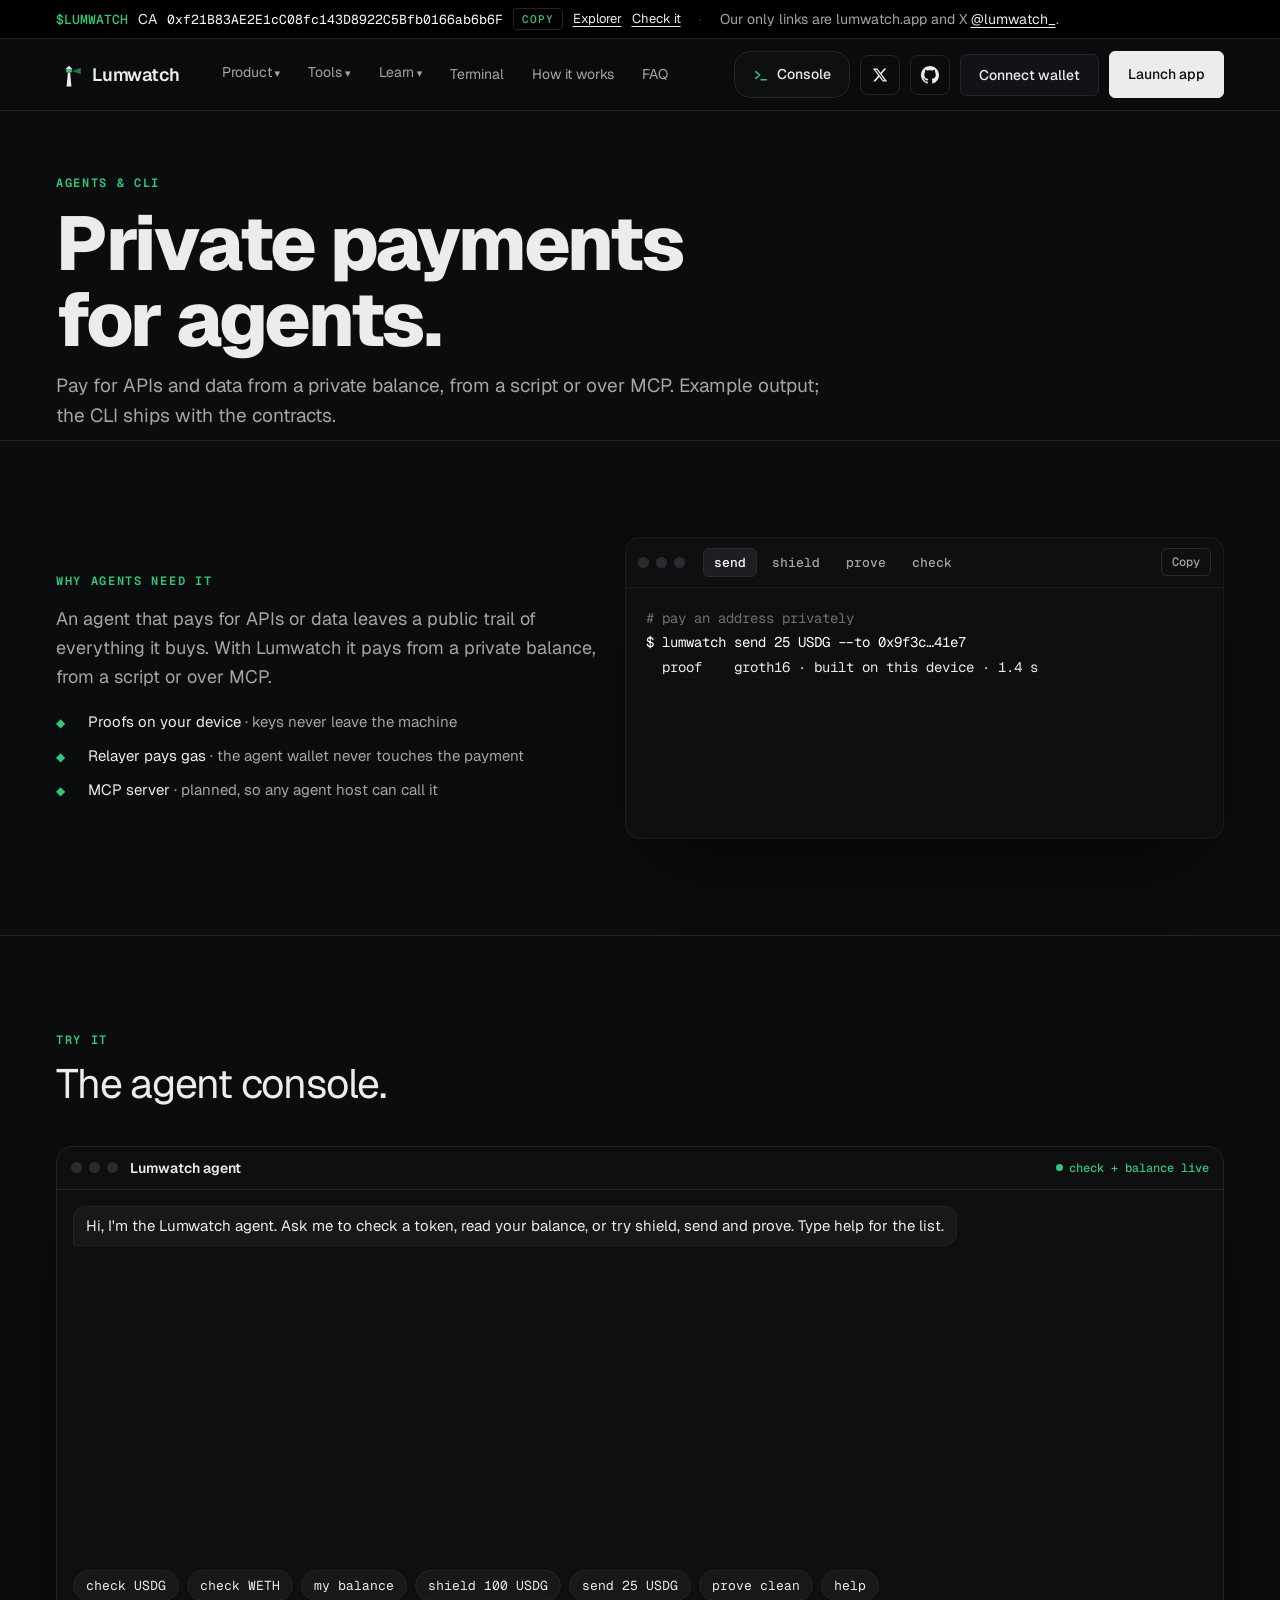
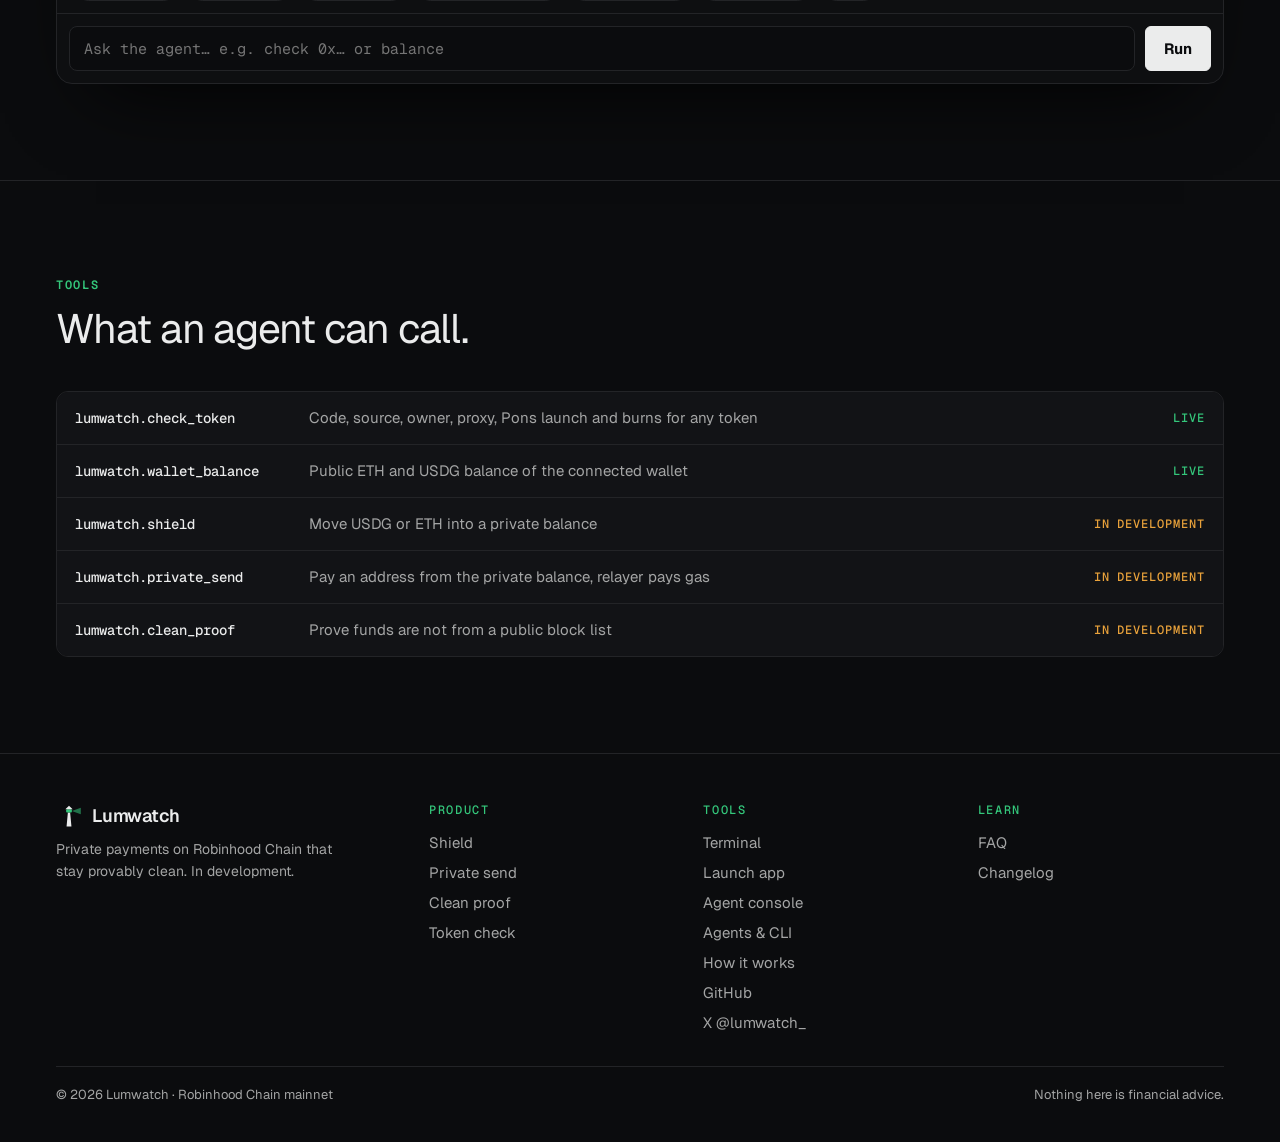
<file: agents/index.html>
<!doctype html>
<html lang="en">
<head>
<meta charset="utf-8">
<meta name="viewport" content="width=device-width, initial-scale=1, viewport-fit=cover">
<title>Agents & CLI · Lumwatch</title>
<meta name="description" content="Private payments from scripts and AI agents.">
<link rel="canonical" href="https://lumwatch.app/agents/">
<meta property="og:title" content="Agents & CLI · Lumwatch">
<meta property="og:description" content="Private payments from scripts and AI agents.">
<meta property="og:url" content="https://lumwatch.app/agents/">
<meta property="og:image" content="https://lumwatch.app/og.png">
<meta name="twitter:card" content="summary_large_image">
<meta name="twitter:site" content="@lumwatch_">
<meta name="theme-color" content="#0b0c0e">
<link rel="icon" href="data:image/svg+xml,%3Csvg xmlns='http://www.w3.org/2000/svg' viewBox='0 0 32 32'%3E%3Crect width='32' height='32' rx='7' fill='%230b0c0e'/%3E%3Cpath d='M13 29l1.6-16h2.8L19 29z' fill='%23ebecec'/%3E%3Crect x='12.5' y='9' width='7' height='4' rx='1' fill='%2334c77b'/%3E%3Cpath d='M11.5 9h9L16 4.5z' fill='%23ebecec'/%3E%3C/svg%3E">
<link rel="preconnect" href="https://fonts.googleapis.com">
<link rel="preconnect" href="https://fonts.gstatic.com" crossorigin>
<link rel="stylesheet" href="https://fonts.googleapis.com/css2?family=Geist:wght@300;400;500;600&family=Geist+Mono:wght@400;500&display=swap">
<link rel="stylesheet" href="/assets/style.css">
<link rel="stylesheet" href="/assets/extra.css">
</head>
<body data-page="agents">
<div class="tokenbar"><div class="wrap">
  <span class="ca"><b>$LUMWATCH</b> CA <code class="soon" id="ca-full">0xf21B83AE2E1cC08fc143D8922C5Bfb0166ab6b6F</code><button type="button" class="ca-copy" data-copy="0xf21B83AE2E1cC08fc143D8922C5Bfb0166ab6b6F" aria-label="Copy contract address">Copy</button><a href="https://robinhoodchain.blockscout.com/token/0xf21B83AE2E1cC08fc143D8922C5Bfb0166ab6b6F" target="_blank" rel="noopener">Explorer</a><a href="/check/?ca=0xf21B83AE2E1cC08fc143D8922C5Bfb0166ab6b6F">Check it</a></span>
  <span class="sep">·</span>
  <span class="muted">Our only links are lumwatch.app and X <a href="https://x.com/lumwatch_" target="_blank" rel="noopener">@lumwatch_</a>.</span>
</div></div>
<nav class="top" id="nav"><div class="wrap">
  <a class="brand" href="/"><svg width="26" height="26" viewBox="0 0 32 32" aria-hidden="true"><path d="M13 30l1.6-17h2.8L19 30z" fill="#ebecec"/><rect x="12.5" y="9" width="7" height="4" rx="1" fill="#34c77b"/><path d="M11.5 9h9L16 4.5z" fill="#ebecec"/><path d="M19.5 11l11-4v8z" fill="#34c77b" opacity=".55"/></svg>Lumwatch</a>
  <div class="menu" id="menu">
    <div class="dd"><button type="button" aria-expanded="false">Product</button>
      <div class="panel">
        <a href="/shield/"><b>Shield <i>PREVIEW</i></b><span>Turn USDG or ETH into a private balance only you can see.</span></a>
        <a href="/send/"><b>Private send <i>PREVIEW</i></b><span>Pay any address. Nothing links it back to your wallet.</span></a>
        <a href="/prove/"><b>Clean proof <i>PREVIEW</i></b><span>Prove your funds are not from a blocked list, without showing which ones are yours.</span></a>
        <a href="/check/"><b>Token check <i>LIVE</i></b><span>Free: check any Robinhood Chain token before you buy.</span></a>
      </div></div>
    <div class="dd"><button type="button" aria-expanded="false">Tools</button>
      <div class="panel">
        <a href="/terminal/"><b>Terminal <i>LIVE</i></b><span>Live Robinhood Chain desk: USDG and WETH flow, transfers, blocks, token check.</span></a>
        <a href="/console/"><b>Agent console <i>LIVE</i></b><span>Ask the agent to check a token or read your balance. Shield, send and prove as previews.</span></a>
        <a href="/agents/"><b>Agents &amp; CLI</b><span>Private payments from scripts and AI agents. MCP server planned.</span></a>
        <a href="/how/"><b>How it works</b><span>Shield, prove, relay, deliver. And the clean proof.</span></a>
      </div></div>
    <div class="dd"><button type="button" aria-expanded="false">Learn</button>
      <div class="panel">
        <a href="/faq/"><b>FAQ</b><span>Privacy, rules, fees and what is live today.</span></a>
        <a href="/log/"><b>Changelog</b><span>What shipped and what is next.</span></a>
      </div></div>
    <a href="/terminal/">Terminal</a>
    <a href="/how/">How it works</a>
    <a href="/faq/">FAQ</a>
  </div>
  <div class="navcta">
    <a class="btn console" href="/console/"><svg width="16" height="16" viewBox="0 0 24 24" fill="none" stroke="currentColor" stroke-width="2.2" stroke-linecap="round" stroke-linejoin="round" aria-hidden="true"><path d="M4 17l6-5-6-5M12 19h8"/></svg><span>Console</span></a>
    <a class="iconbtn" href="https://x.com/lumwatch_" target="_blank" rel="noopener" aria-label="Lumwatch on X"><svg width="16" height="16" viewBox="0 0 24 24" aria-hidden="true" fill="currentColor"><path d="M18.244 2.25h3.308l-7.227 8.26 8.502 11.24H16.17l-5.214-6.817L4.99 21.75H1.68l7.73-8.835L1.254 2.25H8.08l4.713 6.231zm-1.161 17.52h1.833L7.084 4.126H5.117z"/></svg></a>
    <a class="iconbtn" href="https://github.com/lumwatch" target="_blank" rel="noopener" aria-label="Lumwatch on GitHub"><svg width="18" height="18" viewBox="0 0 16 16" aria-hidden="true" fill="currentColor"><path d="M8 0C3.58 0 0 3.58 0 8c0 3.54 2.29 6.53 5.47 7.59.4.07.55-.17.55-.38 0-.19-.01-.82-.01-1.49-2.01.37-2.53-.49-2.69-.94-.09-.23-.48-.94-.82-1.13-.28-.15-.68-.52-.01-.53.63-.01 1.08.58 1.23.82.72 1.21 1.87.87 2.33.66.07-.52.28-.87.51-1.07-1.78-.2-3.64-.89-3.64-3.95 0-.87.31-1.59.82-2.15-.08-.2-.36-1.02.08-2.12 0 0 .67-.21 2.2.82.64-.18 1.32-.27 2-.27.68 0 1.36.09 2 .27 1.53-1.04 2.2-.82 2.2-.82.44 1.1.16 1.92.08 2.12.51.56.82 1.27.82 2.15 0 3.07-1.87 3.75-3.65 3.95.29.25.54.73.54 1.48 0 1.07-.01 1.93-.01 2.2 0 .21.15.46.55.38A8.013 8.013 0 0016 8c0-4.42-3.58-8-8-8z"/></svg></a>
    <button class="btn wallet" type="button" id="wallet">Connect wallet</button>
    <a class="btn primary" href="/app/">Launch app</a>
    <button class="btn burger" type="button" id="burger" aria-expanded="false">Menu</button>
  </div>
</div></nav>
<main>
<header class="pagehead"><div class="wrap"><div class="label">Agents &amp; CLI</div><h1>Private payments for agents.</h1><p>Pay for APIs and data from a private balance, from a script or over MCP. Example output; the CLI ships with the contracts.</p></div></header>
<section class="band" id="agents"><div class="wrap agents">
  <div class="reveal"><div class="label">Why agents need it</div>
    <p class="muted" style="font-size:18px;margin:16px 0 0">An agent that pays for APIs or data leaves a public trail of everything it buys. With Lumwatch it pays from a private balance, from a script or over MCP.</p>
    <ul class="ticks"><li><div>Proofs on your device <span>· keys never leave the machine</span></div></li><li><div>Relayer pays gas <span>· the agent wallet never touches the payment</span></div></li><li><div>MCP server <span>· planned, so any agent host can call it</span></div></li></ul></div>
  <div class="reveal"><div class="bpterm"><div class="tbar"><span class="dots"><i></i><i></i><i></i></span><div class="ttabs" role="tablist"><button type="button" data-cmd="send" aria-selected="false">send</button><button type="button" data-cmd="shield" aria-selected="false">shield</button><button type="button" data-cmd="prove" aria-selected="false">prove</button><button type="button" data-cmd="check" aria-selected="false">check</button></div><button class="tcopy" type="button" data-copycmd>Copy</button></div><pre aria-live="polite"></pre></div></div>
</div></section>
<section class="band"><div class="wrap"><div class="head reveal"><div class="label">Try it</div><h2>The agent console.</h2></div><div class="console"><div class="cbar"><span class="dots"><i></i><i></i><i></i></span><b>Lumwatch agent</b><span class="stat">check + balance live</span></div>
  <div class="clog" id="clog" aria-live="polite"></div>
  <div class="cchips"><button type="button" data-ask="check USDG">check USDG</button><button type="button" data-ask="check WETH">check WETH</button><button type="button" data-ask="balance">my balance</button><button type="button" data-ask="shield 100 USDG">shield 100 USDG</button><button type="button" data-ask="send 25 USDG">send 25 USDG</button><button type="button" data-ask="prove my funds are clean">prove clean</button><button type="button" data-ask="help">help</button></div>
  <form class="cform" id="cform"><label for="cin">Ask the agent</label><input id="cin" type="text" autocomplete="off" spellcheck="false" placeholder="Ask the agent… e.g. check 0x… or balance"><button class="btn primary" type="submit">Run</button></form></div></div></section>
<section class="band"><div class="wrap"><div class="head reveal"><div class="label">Tools</div><h2>What an agent can call.</h2></div><div class="toolsgrid"><div class="trow"><code>lumwatch.check_token</code><span>Code, source, owner, proxy, Pons launch and burns for any token</span><i class="live">live</i></div><div class="trow"><code>lumwatch.wallet_balance</code><span>Public ETH and USDG balance of the connected wallet</span><i class="live">live</i></div><div class="trow"><code>lumwatch.shield</code><span>Move USDG or ETH into a private balance</span><i class="soon">in development</i></div><div class="trow"><code>lumwatch.private_send</code><span>Pay an address from the private balance, relayer pays gas</span><i class="soon">in development</i></div><div class="trow"><code>lumwatch.clean_proof</code><span>Prove funds are not from a public block list</span><i class="soon">in development</i></div></div></div></section>
</main>
<footer><div class="wrap">
  <div><a class="brand" href="/" style="padding:0"><svg width="26" height="26" viewBox="0 0 32 32" aria-hidden="true"><path d="M13 30l1.6-17h2.8L19 30z" fill="#ebecec"/><rect x="12.5" y="9" width="7" height="4" rx="1" fill="#34c77b"/><path d="M11.5 9h9L16 4.5z" fill="#ebecec"/><path d="M19.5 11l11-4v8z" fill="#34c77b" opacity=".55"/></svg>Lumwatch</a><p class="muted" style="font-size:14px;margin:10px 0 0;max-width:34ch">Private payments on Robinhood Chain that stay provably clean. In development.</p></div>
  <div><h4>Product</h4><a href="/shield/">Shield</a><a href="/send/">Private send</a><a href="/prove/">Clean proof</a><a href="/check/">Token check</a></div>
  <div><h4>Tools</h4><a href="/terminal/">Terminal</a><a href="/app/">Launch app</a><a href="/console/">Agent console</a><a href="/agents/">Agents &amp; CLI</a><a href="/how/">How it works</a><a href="https://github.com/lumwatch" target="_blank" rel="noopener">GitHub</a><a href="https://x.com/lumwatch_" target="_blank" rel="noopener">X @lumwatch_</a></div>
  <div><h4>Learn</h4><a href="/faq/">FAQ</a><a href="/log/">Changelog</a></div>
  <div class="fine"><span>© 2026 Lumwatch · Robinhood Chain mainnet</span><span>Nothing here is financial advice.</span></div>
</div></footer>
<script src="/assets/site.js"></script>
</body>
</html>
</file>
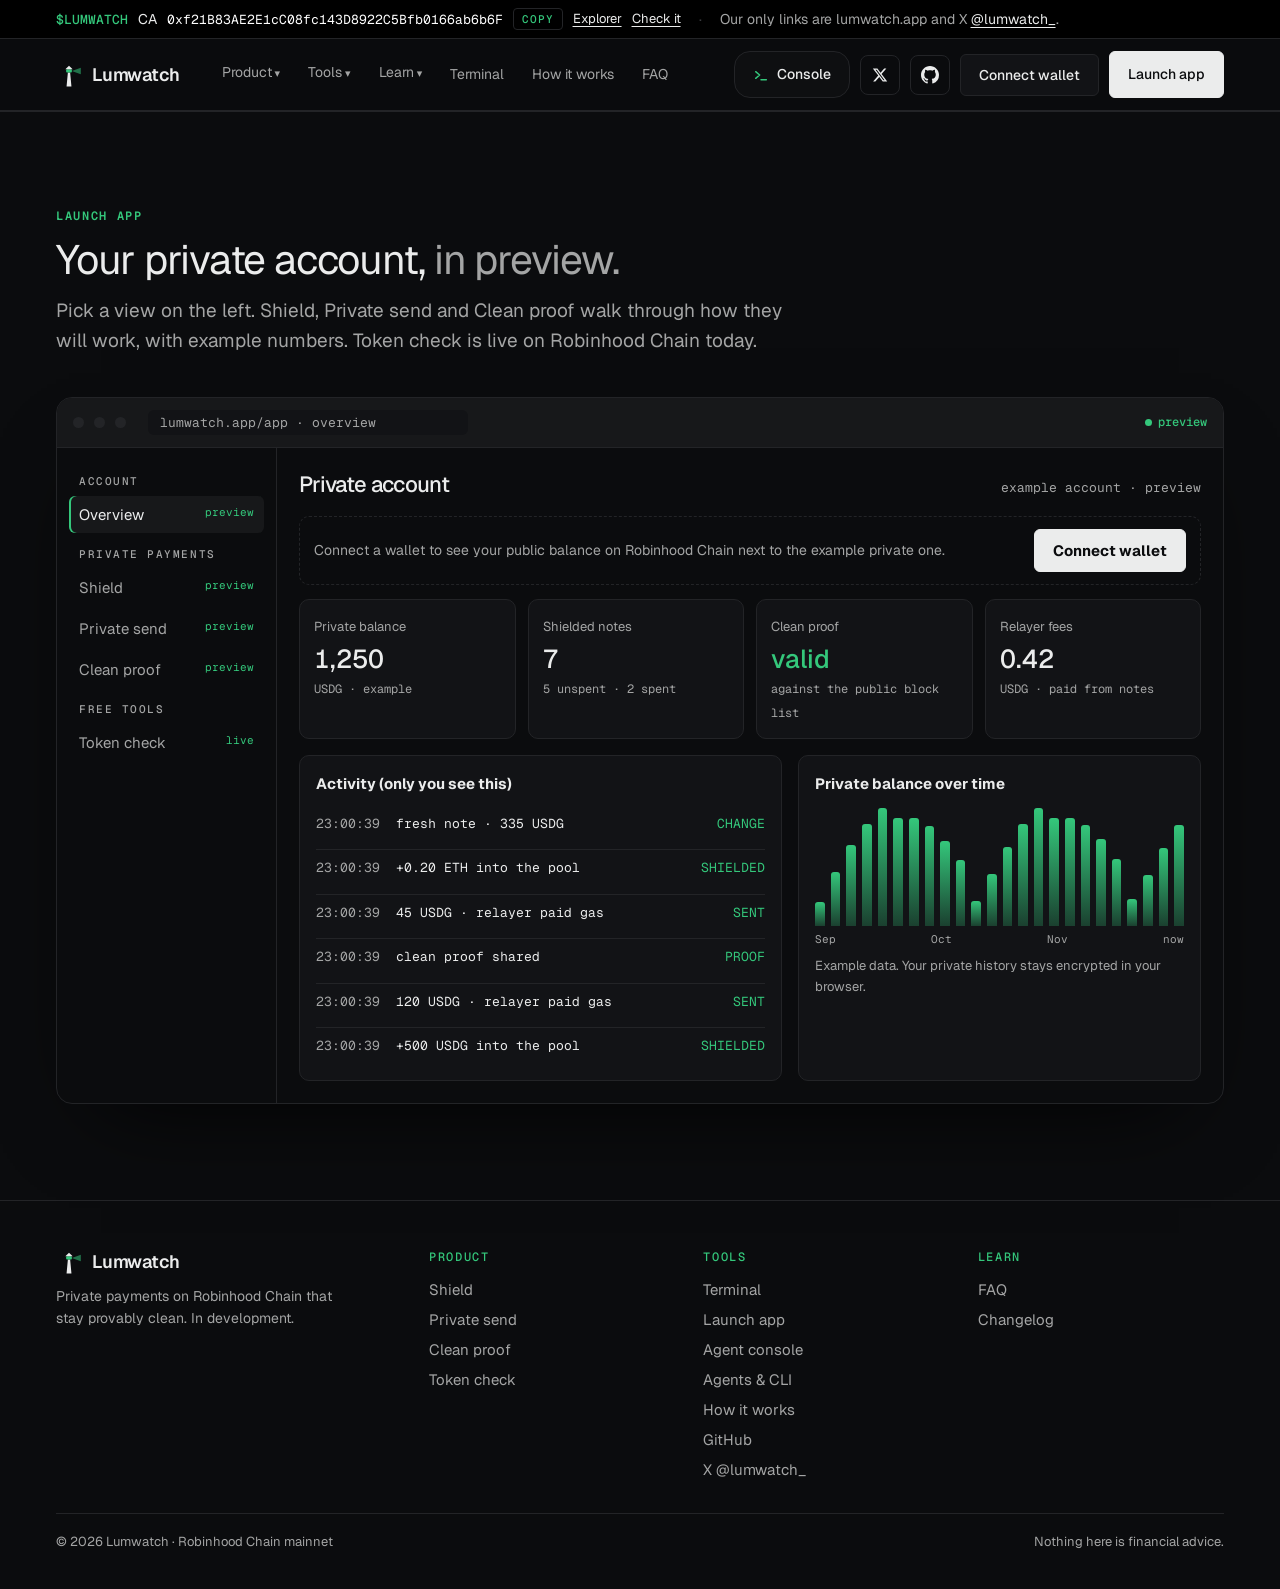
<file: app/index.html>
<!doctype html>
<html lang="en">
<head>
<meta charset="utf-8">
<meta name="viewport" content="width=device-width, initial-scale=1, viewport-fit=cover">
<title>Launch app · Lumwatch</title>
<meta name="description" content="Your Lumwatch private account in preview, with your public Robinhood Chain balance once you connect a wallet.">
<link rel="canonical" href="https://lumwatch.app/app/">
<meta property="og:title" content="Launch app · Lumwatch">
<meta property="og:description" content="Your Lumwatch private account in preview, with your public Robinhood Chain balance once you connect a wallet.">
<meta property="og:url" content="https://lumwatch.app/app/">
<meta property="og:image" content="https://lumwatch.app/og.png">
<meta name="twitter:card" content="summary_large_image">
<meta name="twitter:site" content="@lumwatch_">
<meta name="theme-color" content="#0b0c0e">
<link rel="icon" href="data:image/svg+xml,%3Csvg xmlns='http://www.w3.org/2000/svg' viewBox='0 0 32 32'%3E%3Crect width='32' height='32' rx='7' fill='%230b0c0e'/%3E%3Cpath d='M13 29l1.6-16h2.8L19 29z' fill='%23ebecec'/%3E%3Crect x='12.5' y='9' width='7' height='4' rx='1' fill='%2334c77b'/%3E%3Cpath d='M11.5 9h9L16 4.5z' fill='%23ebecec'/%3E%3C/svg%3E">
<link rel="preconnect" href="https://fonts.googleapis.com">
<link rel="preconnect" href="https://fonts.gstatic.com" crossorigin>
<link rel="stylesheet" href="https://fonts.googleapis.com/css2?family=Geist:wght@300;400;500;600&family=Geist+Mono:wght@400;500&display=swap">
<link rel="stylesheet" href="/assets/style.css">
<link rel="stylesheet" href="/assets/extra.css">
</head>
<body data-page="app">
<div class="tokenbar"><div class="wrap">
  <span class="ca"><b>$LUMWATCH</b> CA <code class="soon" id="ca-full">0xf21B83AE2E1cC08fc143D8922C5Bfb0166ab6b6F</code><button type="button" class="ca-copy" data-copy="0xf21B83AE2E1cC08fc143D8922C5Bfb0166ab6b6F" aria-label="Copy contract address">Copy</button><a href="https://robinhoodchain.blockscout.com/token/0xf21B83AE2E1cC08fc143D8922C5Bfb0166ab6b6F" target="_blank" rel="noopener">Explorer</a><a href="/check/?ca=0xf21B83AE2E1cC08fc143D8922C5Bfb0166ab6b6F">Check it</a></span>
  <span class="sep">·</span>
  <span class="muted">Our only links are lumwatch.app and X <a href="https://x.com/lumwatch_" target="_blank" rel="noopener">@lumwatch_</a>.</span>
</div></div>
<nav class="top" id="nav"><div class="wrap">
  <a class="brand" href="/"><svg width="26" height="26" viewBox="0 0 32 32" aria-hidden="true"><path d="M13 30l1.6-17h2.8L19 30z" fill="#ebecec"/><rect x="12.5" y="9" width="7" height="4" rx="1" fill="#34c77b"/><path d="M11.5 9h9L16 4.5z" fill="#ebecec"/><path d="M19.5 11l11-4v8z" fill="#34c77b" opacity=".55"/></svg>Lumwatch</a>
  <div class="menu" id="menu">
    <div class="dd"><button type="button" aria-expanded="false">Product</button>
      <div class="panel">
        <a href="/shield/"><b>Shield <i>PREVIEW</i></b><span>Turn USDG or ETH into a private balance only you can see.</span></a>
        <a href="/send/"><b>Private send <i>PREVIEW</i></b><span>Pay any address. Nothing links it back to your wallet.</span></a>
        <a href="/prove/"><b>Clean proof <i>PREVIEW</i></b><span>Prove your funds are not from a blocked list, without showing which ones are yours.</span></a>
        <a href="/check/"><b>Token check <i>LIVE</i></b><span>Free: check any Robinhood Chain token before you buy.</span></a>
      </div></div>
    <div class="dd"><button type="button" aria-expanded="false">Tools</button>
      <div class="panel">
        <a href="/terminal/"><b>Terminal <i>LIVE</i></b><span>Live Robinhood Chain desk: USDG and WETH flow, transfers, blocks, token check.</span></a>
        <a href="/console/"><b>Agent console <i>LIVE</i></b><span>Ask the agent to check a token or read your balance. Shield, send and prove as previews.</span></a>
        <a href="/agents/"><b>Agents &amp; CLI</b><span>Private payments from scripts and AI agents. MCP server planned.</span></a>
        <a href="/how/"><b>How it works</b><span>Shield, prove, relay, deliver. And the clean proof.</span></a>
      </div></div>
    <div class="dd"><button type="button" aria-expanded="false">Learn</button>
      <div class="panel">
        <a href="/faq/"><b>FAQ</b><span>Privacy, rules, fees and what is live today.</span></a>
        <a href="/log/"><b>Changelog</b><span>What shipped and what is next.</span></a>
      </div></div>
    <a href="/terminal/">Terminal</a>
    <a href="/how/">How it works</a>
    <a href="/faq/">FAQ</a>
  </div>
  <div class="navcta">
    <a class="btn console" href="/console/"><svg width="16" height="16" viewBox="0 0 24 24" fill="none" stroke="currentColor" stroke-width="2.2" stroke-linecap="round" stroke-linejoin="round" aria-hidden="true"><path d="M4 17l6-5-6-5M12 19h8"/></svg><span>Console</span></a>
    <a class="iconbtn" href="https://x.com/lumwatch_" target="_blank" rel="noopener" aria-label="Lumwatch on X"><svg width="16" height="16" viewBox="0 0 24 24" aria-hidden="true" fill="currentColor"><path d="M18.244 2.25h3.308l-7.227 8.26 8.502 11.24H16.17l-5.214-6.817L4.99 21.75H1.68l7.73-8.835L1.254 2.25H8.08l4.713 6.231zm-1.161 17.52h1.833L7.084 4.126H5.117z"/></svg></a>
    <a class="iconbtn" href="https://github.com/lumwatch" target="_blank" rel="noopener" aria-label="Lumwatch on GitHub"><svg width="18" height="18" viewBox="0 0 16 16" aria-hidden="true" fill="currentColor"><path d="M8 0C3.58 0 0 3.58 0 8c0 3.54 2.29 6.53 5.47 7.59.4.07.55-.17.55-.38 0-.19-.01-.82-.01-1.49-2.01.37-2.53-.49-2.69-.94-.09-.23-.48-.94-.82-1.13-.28-.15-.68-.52-.01-.53.63-.01 1.08.58 1.23.82.72 1.21 1.87.87 2.33.66.07-.52.28-.87.51-1.07-1.78-.2-3.64-.89-3.64-3.95 0-.87.31-1.59.82-2.15-.08-.2-.36-1.02.08-2.12 0 0 .67-.21 2.2.82.64-.18 1.32-.27 2-.27.68 0 1.36.09 2 .27 1.53-1.04 2.2-.82 2.2-.82.44 1.1.16 1.92.08 2.12.51.56.82 1.27.82 2.15 0 3.07-1.87 3.75-3.65 3.95.29.25.54.73.54 1.48 0 1.07-.01 1.93-.01 2.2 0 .21.15.46.55.38A8.013 8.013 0 0016 8c0-4.42-3.58-8-8-8z"/></svg></a>
    <button class="btn wallet" type="button" id="wallet">Connect wallet</button>
    <a class="btn primary" href="/app/">Launch app</a>
    <button class="btn burger" type="button" id="burger" aria-expanded="false">Menu</button>
  </div>
</div></nav>
<main>
<section class="band" id="app"><div class="wrap">
  <div class="head reveal"><div class="label">Launch app</div><h2>Your private account, <em>in preview.</em></h2><p>Pick a view on the left. Shield, Private send and Clean proof walk through how they will work, with example numbers. Token check is live on Robinhood Chain today.</p></div>
  <div class="app reveal">
    <div class="appbar"><i></i><i></i><i></i><span class="url" id="appurl">lumwatch.app/app · overview</span><span class="live">preview</span></div>
    <div class="appbody">
      <div class="side" role="tablist">
        <span class="grp">Account</span>
        <button type="button" role="tab" data-view="overview" aria-selected="true">Overview <small>preview</small></button>
        <span class="grp">Private payments</span>
        <button type="button" role="tab" data-view="granary">Shield <small>preview</small></button>
        <button type="button" role="tab" data-view="market">Private send <small>preview</small></button>
        <button type="button" role="tab" data-view="watch">Clean proof <small>preview</small></button>
        <span class="grp">Free tools</span>
        <button type="button" role="tab" data-view="scan">Token check <small>live</small></button>
      </div>

      <div class="view" id="v-overview">
        <div class="vh"><h3>Private account</h3><span>example account · preview</span></div>
        <div class="mywallet" id="mywallet" hidden><span>Connected <b data-a></b></span><span>Public balance on Robinhood Chain: <b data-eth>–</b> ETH · <b data-usdg>–</b> USDG</span></div>
        <div class="connectnote" id="connectnote"><span>Connect a wallet to see your public balance on Robinhood Chain next to the example private one.</span><button class="btn primary" type="button" data-connect>Connect wallet</button></div>
        <div class="tiles">
          <div class="tile"><span>Private balance</span><b>1,250</b><small>USDG · example</small></div>
          <div class="tile"><span>Shielded notes</span><b>7</b><small>5 unspent · 2 spent</small></div>
          <div class="tile"><span>Clean proof</span><b style="color:var(--safe)">valid</b><small>against the public block list</small></div>
          <div class="tile"><span>Relayer fees</span><b>0.42</b><small>USDG · paid from notes</small></div>
        </div>
        <div class="split2">
          <div class="box"><h4>Activity (only you see this)</h4><div class="feed" id="feed"></div></div>
          <div class="box"><h4>Private balance over time</h4><div class="bars" id="bars"></div><div class="barlabels"><span>Sep</span><span>Oct</span><span>Nov</span><span>now</span></div><p class="muted" style="font-size:13px;margin:10px 0 0">Example data. Your private history stays encrypted in your browser.</p></div>
        </div>
      </div>

      <div class="view" id="v-scan" hidden>
        <div class="vh"><h3>Token check</h3><span>live · free · Robinhood Chain + Sourcify</span></div>
        <form class="scanbar" id="scanform"><label for="ca">Token contract address</label>
          <input id="ca" type="text" autocomplete="off" spellcheck="false" placeholder="0x… token contract on Robinhood Chain" value="0x5fc5360D0400a0Fd4f2af552ADD042D716F1d168">
          <button class="btn primary" id="scan" type="submit">Shine the light</button></form>
        <div class="presets">try: <button type="button" data-ca="0x5fc5360D0400a0Fd4f2af552ADD042D716F1d168">USDG</button><button type="button" data-ca="0x0Bd7D308f8E1639FAb988df18A8011f41EAcAD73">WETH</button><button type="button" data-ca="0x000000000000000000000000000000000000dEaD">a wallet, not a token</button></div>
        <div class="scanner" aria-live="polite"><div class="sweep" aria-hidden="true"></div>
          <div class="verdict"><div class="lamp" id="lamp" style="--v: var(--warn)"></div><div><h3 id="vtitle" style="--v: var(--warn)">Look closer</h3><p id="vtext">USDG at 0x5fc5…d168: an owner address still controls it; it is an upgradeable proxy, so its code can change. Normal for a regulated stablecoin, and worth knowing before you hold it.</p></div></div>
          <ul class="checks" id="checks">
            <li class="ok"><span class="i">✓</span><span class="k">Contract code</span><span class="v">present (170 bytes)</span></li>
            <li class="ok"><span class="i">✓</span><span class="k">Token basics</span><span class="v">Global Dollar (USDG) · 6 decimals · 627,544,907.12 supply</span></li>
            <li class="ok"><span class="i">✓</span><span class="k">Source code</span><span class="v">verified on Sourcify (exact match)</span></li>
            <li class="warn"><span class="i">!</span><span class="k">Owner</span><span class="v">0xcfa0388f5ddf905fdc08c45c716c15dc10a14c6f can still call owner-only functions</span></li>
            <li class="warn"><span class="i">!</span><span class="k">Upgradeable</span><span class="v">proxy · logic at 0x68184c449e1a8f34fa18d289737129fd27b66f8f can be swapped</span></li>
            <li class="na"><span class="i">i</span><span class="k">Pons launch</span><span class="v">not launched through Pons V2</span></li>
            <li class="na"><span class="i">i</span><span class="k">Burned</span><span class="v">8,324.65 at 0x…dEaD (0.00% of supply)</span></li>
            <li class="na"><span class="i">◌</span><span class="k">Buy and sell-back test</span><span class="v">next watch: a simulated buy and sell to catch hidden taxes</span></li>
          </ul>
          <div class="scanfoot" id="scanfoot">Saved example scan, block 117,972,051. Press the button for a live read.</div>
        </div>
      </div>

      <div class="view" id="v-granary" hidden>
        <div class="vh"><h3>Shield</h3><span>preview · contracts in development</span></div>
        <div class="flowgrid">
          <div class="steps" data-flow="granary"><div class="step"><span class="n">1</span><div><b>Approve</b><p>One signature allows exactly this deposit. No unlimited approvals.</p></div><span class="st">queued</span></div><div class="step"><span class="n">2</span><div><b>Seal</b><p>Amount and owner are sealed into a note only your key can open.</p></div><span class="st">queued</span></div><div class="step"><span class="n">3</span><div><b>Commit</b><p>A hash joins the pool. The chain sees the hash, never the amount.</p></div><span class="st">queued</span></div><div class="step"><span class="n">4</span><div><b>Private</b><p>Your private balance updates. Spend any amount, whenever you want.</p></div><span class="st">queued</span></div></div>
          <div class="form"><div class="label">Example deposit</div><div class="row"><span>From</span><b>your wallet · 2,000 USDG</b></div><div class="row"><span>Amount</span><b>1,000 USDG</b></div><div class="row"><span>Pool</span><b>USDG · Robinhood Chain</b></div><div class="row"><span>Fee</span><b>none to shield</b></div>
            <button class="btn primary go" type="button" data-run="granary">Shield privately</button>
            <div class="result" id="r-granary">Example only. Nothing is deposited.</div></div>
        </div>
      </div>

      <div class="view" id="v-market" hidden>
        <div class="vh"><h3>Private send</h3><span>preview · contracts in development</span></div>
        <div class="flowgrid">
          <div class="steps" data-flow="market"><div class="step"><span class="n">1</span><div><b>Prove</b><p>Your browser proves you own a private note worth enough. No address is revealed.</p></div><span class="st">queued</span></div><div class="step"><span class="n">2</span><div><b>Relay</b><p>A relayer submits the payment and pays the gas, so your wallet never appears.</p></div><span class="st">queued</span></div><div class="step"><span class="n">3</span><div><b>Deliver</b><p>The recipient gets plain USDG from the pool.</p></div><span class="st">queued</span></div><div class="step"><span class="n">4</span><div><b>Change back</b><p>What is left becomes a fresh private note for you.</p></div><span class="st">queued</span></div></div>
          <div class="form"><div class="label">Example payment</div><div class="row"><span>From</span><b>private balance · 1,250 USDG</b></div><div class="row"><span>To</span><b>0x9f3c…41e7</b></div><div class="row"><span>Amount</span><b>200 USDG</b></div><div class="row"><span>Relayer fee</span><b>0.06 USDG · from the note</b></div>
            <button class="btn primary go" type="button" data-run="market">Send privately</button>
            <div class="result" id="r-market">Example only. Nothing is sent.</div></div>
        </div>
      </div>

      <div class="view" id="v-watch" hidden>
        <div class="vh"><h3>Clean proof</h3><span>preview · contracts in development</span></div>
        <div class="flowgrid">
          <div class="steps" data-flow="watch"><div class="step"><span class="n">1</span><div><b>Pick a list</b><p>Choose the public block list to prove against, such as known hack and sanctioned addresses.</p></div><span class="st">queued</span></div><div class="step"><span class="n">2</span><div><b>Prove</b><p>Your browser proves your deposit is not in that list, without saying which deposit is yours.</p></div><span class="st">queued</span></div><div class="step"><span class="n">3</span><div><b>Share</b><p>You get a short proof to share with an exchange, a payer or anyone who asks.</p></div><span class="st">queued</span></div><div class="step"><span class="n">4</span><div><b>Check</b><p>They verify it on-chain in seconds. Your history stays private.</p></div><span class="st">queued</span></div></div>
          <div class="form"><div class="label">Example proof</div><div class="row"><span>Prove against</span><b>public block list · Nov 2026</b></div><div class="row"><span>Your deposits</span><b>hidden</b></div><div class="row"><span>Result</span><b>not in the list</b></div><div class="row"><span>Valid until</span><b>the list changes</b></div>
            <button class="btn primary go" type="button" data-run="watch">Make a clean proof</button>
            <div class="result" id="r-watch">Example only. No proof is made.</div></div>
        </div>
      </div>
    </div>
  </div>
</div></section>
</main>
<footer><div class="wrap">
  <div><a class="brand" href="/" style="padding:0"><svg width="26" height="26" viewBox="0 0 32 32" aria-hidden="true"><path d="M13 30l1.6-17h2.8L19 30z" fill="#ebecec"/><rect x="12.5" y="9" width="7" height="4" rx="1" fill="#34c77b"/><path d="M11.5 9h9L16 4.5z" fill="#ebecec"/><path d="M19.5 11l11-4v8z" fill="#34c77b" opacity=".55"/></svg>Lumwatch</a><p class="muted" style="font-size:14px;margin:10px 0 0;max-width:34ch">Private payments on Robinhood Chain that stay provably clean. In development.</p></div>
  <div><h4>Product</h4><a href="/shield/">Shield</a><a href="/send/">Private send</a><a href="/prove/">Clean proof</a><a href="/check/">Token check</a></div>
  <div><h4>Tools</h4><a href="/terminal/">Terminal</a><a href="/app/">Launch app</a><a href="/console/">Agent console</a><a href="/agents/">Agents &amp; CLI</a><a href="/how/">How it works</a><a href="https://github.com/lumwatch" target="_blank" rel="noopener">GitHub</a><a href="https://x.com/lumwatch_" target="_blank" rel="noopener">X @lumwatch_</a></div>
  <div><h4>Learn</h4><a href="/faq/">FAQ</a><a href="/log/">Changelog</a></div>
  <div class="fine"><span>© 2026 Lumwatch · Robinhood Chain mainnet</span><span>Nothing here is financial advice.</span></div>
</div></footer>
<script src="/assets/site.js"></script>
</body>
</html>
</file>
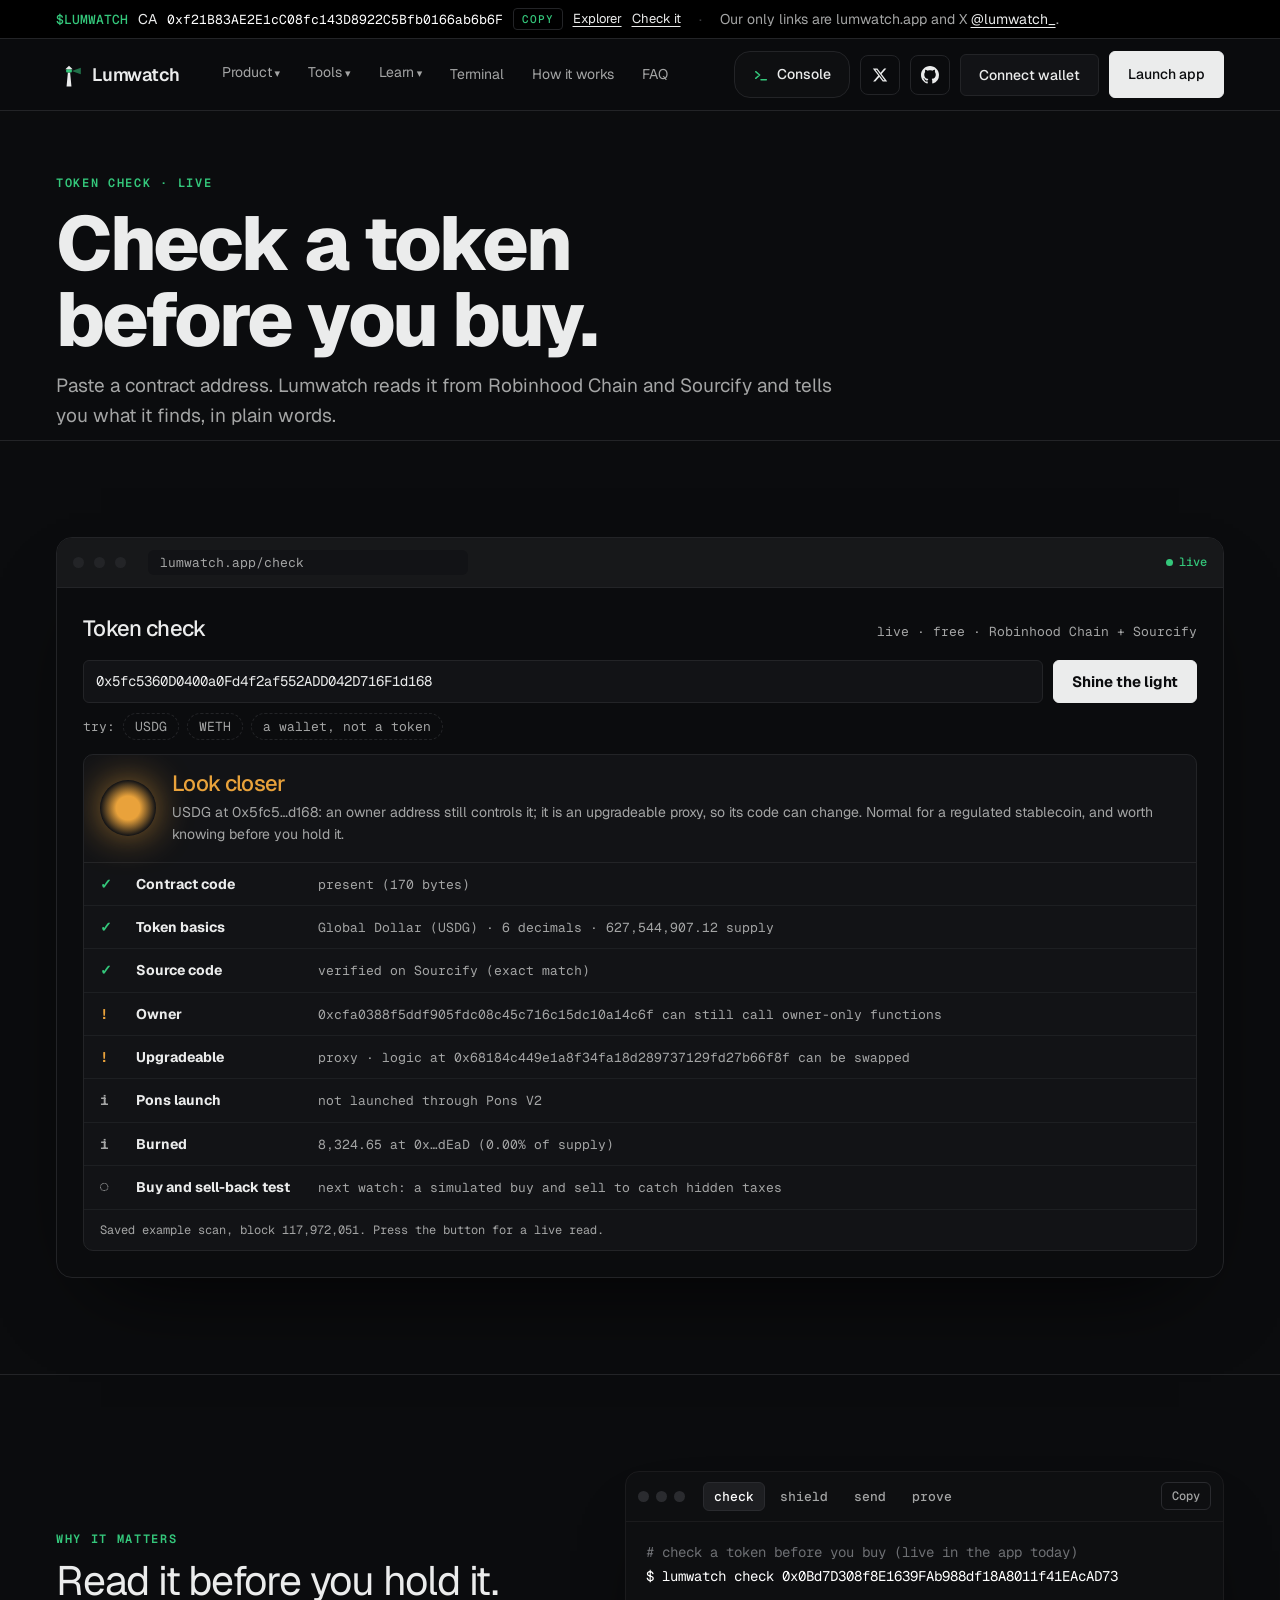
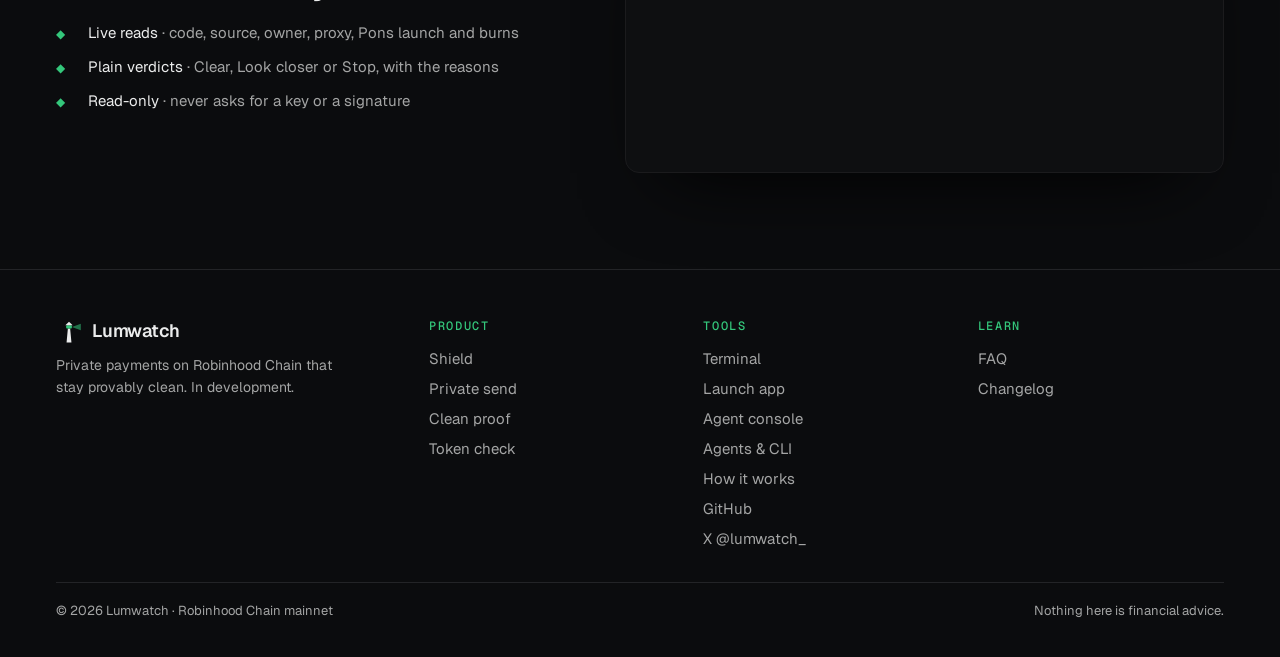
<file: check/index.html>
<!doctype html>
<html lang="en">
<head>
<meta charset="utf-8">
<meta name="viewport" content="width=device-width, initial-scale=1, viewport-fit=cover">
<title>Token check · Lumwatch</title>
<meta name="description" content="Free: check any Robinhood Chain token before you buy. Live reads from the chain and Sourcify.">
<link rel="canonical" href="https://lumwatch.app/check/">
<meta property="og:title" content="Token check · Lumwatch">
<meta property="og:description" content="Free: check any Robinhood Chain token before you buy. Live reads from the chain and Sourcify.">
<meta property="og:url" content="https://lumwatch.app/check/">
<meta property="og:image" content="https://lumwatch.app/og.png">
<meta name="twitter:card" content="summary_large_image">
<meta name="twitter:site" content="@lumwatch_">
<meta name="theme-color" content="#0b0c0e">
<link rel="icon" href="data:image/svg+xml,%3Csvg xmlns='http://www.w3.org/2000/svg' viewBox='0 0 32 32'%3E%3Crect width='32' height='32' rx='7' fill='%230b0c0e'/%3E%3Cpath d='M13 29l1.6-16h2.8L19 29z' fill='%23ebecec'/%3E%3Crect x='12.5' y='9' width='7' height='4' rx='1' fill='%2334c77b'/%3E%3Cpath d='M11.5 9h9L16 4.5z' fill='%23ebecec'/%3E%3C/svg%3E">
<link rel="preconnect" href="https://fonts.googleapis.com">
<link rel="preconnect" href="https://fonts.gstatic.com" crossorigin>
<link rel="stylesheet" href="https://fonts.googleapis.com/css2?family=Geist:wght@300;400;500;600&family=Geist+Mono:wght@400;500&display=swap">
<link rel="stylesheet" href="/assets/style.css">
<link rel="stylesheet" href="/assets/extra.css">
</head>
<body data-page="check">
<div class="tokenbar"><div class="wrap">
  <span class="ca"><b>$LUMWATCH</b> CA <code class="soon" id="ca-full">0xf21B83AE2E1cC08fc143D8922C5Bfb0166ab6b6F</code><button type="button" class="ca-copy" data-copy="0xf21B83AE2E1cC08fc143D8922C5Bfb0166ab6b6F" aria-label="Copy contract address">Copy</button><a href="https://robinhoodchain.blockscout.com/token/0xf21B83AE2E1cC08fc143D8922C5Bfb0166ab6b6F" target="_blank" rel="noopener">Explorer</a><a href="/check/?ca=0xf21B83AE2E1cC08fc143D8922C5Bfb0166ab6b6F">Check it</a></span>
  <span class="sep">·</span>
  <span class="muted">Our only links are lumwatch.app and X <a href="https://x.com/lumwatch_" target="_blank" rel="noopener">@lumwatch_</a>.</span>
</div></div>
<nav class="top" id="nav"><div class="wrap">
  <a class="brand" href="/"><svg width="26" height="26" viewBox="0 0 32 32" aria-hidden="true"><path d="M13 30l1.6-17h2.8L19 30z" fill="#ebecec"/><rect x="12.5" y="9" width="7" height="4" rx="1" fill="#34c77b"/><path d="M11.5 9h9L16 4.5z" fill="#ebecec"/><path d="M19.5 11l11-4v8z" fill="#34c77b" opacity=".55"/></svg>Lumwatch</a>
  <div class="menu" id="menu">
    <div class="dd"><button type="button" aria-expanded="false">Product</button>
      <div class="panel">
        <a href="/shield/"><b>Shield <i>PREVIEW</i></b><span>Turn USDG or ETH into a private balance only you can see.</span></a>
        <a href="/send/"><b>Private send <i>PREVIEW</i></b><span>Pay any address. Nothing links it back to your wallet.</span></a>
        <a href="/prove/"><b>Clean proof <i>PREVIEW</i></b><span>Prove your funds are not from a blocked list, without showing which ones are yours.</span></a>
        <a href="/check/"><b>Token check <i>LIVE</i></b><span>Free: check any Robinhood Chain token before you buy.</span></a>
      </div></div>
    <div class="dd"><button type="button" aria-expanded="false">Tools</button>
      <div class="panel">
        <a href="/terminal/"><b>Terminal <i>LIVE</i></b><span>Live Robinhood Chain desk: USDG and WETH flow, transfers, blocks, token check.</span></a>
        <a href="/console/"><b>Agent console <i>LIVE</i></b><span>Ask the agent to check a token or read your balance. Shield, send and prove as previews.</span></a>
        <a href="/agents/"><b>Agents &amp; CLI</b><span>Private payments from scripts and AI agents. MCP server planned.</span></a>
        <a href="/how/"><b>How it works</b><span>Shield, prove, relay, deliver. And the clean proof.</span></a>
      </div></div>
    <div class="dd"><button type="button" aria-expanded="false">Learn</button>
      <div class="panel">
        <a href="/faq/"><b>FAQ</b><span>Privacy, rules, fees and what is live today.</span></a>
        <a href="/log/"><b>Changelog</b><span>What shipped and what is next.</span></a>
      </div></div>
    <a href="/terminal/">Terminal</a>
    <a href="/how/">How it works</a>
    <a href="/faq/">FAQ</a>
  </div>
  <div class="navcta">
    <a class="btn console" href="/console/"><svg width="16" height="16" viewBox="0 0 24 24" fill="none" stroke="currentColor" stroke-width="2.2" stroke-linecap="round" stroke-linejoin="round" aria-hidden="true"><path d="M4 17l6-5-6-5M12 19h8"/></svg><span>Console</span></a>
    <a class="iconbtn" href="https://x.com/lumwatch_" target="_blank" rel="noopener" aria-label="Lumwatch on X"><svg width="16" height="16" viewBox="0 0 24 24" aria-hidden="true" fill="currentColor"><path d="M18.244 2.25h3.308l-7.227 8.26 8.502 11.24H16.17l-5.214-6.817L4.99 21.75H1.68l7.73-8.835L1.254 2.25H8.08l4.713 6.231zm-1.161 17.52h1.833L7.084 4.126H5.117z"/></svg></a>
    <a class="iconbtn" href="https://github.com/lumwatch" target="_blank" rel="noopener" aria-label="Lumwatch on GitHub"><svg width="18" height="18" viewBox="0 0 16 16" aria-hidden="true" fill="currentColor"><path d="M8 0C3.58 0 0 3.58 0 8c0 3.54 2.29 6.53 5.47 7.59.4.07.55-.17.55-.38 0-.19-.01-.82-.01-1.49-2.01.37-2.53-.49-2.69-.94-.09-.23-.48-.94-.82-1.13-.28-.15-.68-.52-.01-.53.63-.01 1.08.58 1.23.82.72 1.21 1.87.87 2.33.66.07-.52.28-.87.51-1.07-1.78-.2-3.64-.89-3.64-3.95 0-.87.31-1.59.82-2.15-.08-.2-.36-1.02.08-2.12 0 0 .67-.21 2.2.82.64-.18 1.32-.27 2-.27.68 0 1.36.09 2 .27 1.53-1.04 2.2-.82 2.2-.82.44 1.1.16 1.92.08 2.12.51.56.82 1.27.82 2.15 0 3.07-1.87 3.75-3.65 3.95.29.25.54.73.54 1.48 0 1.07-.01 1.93-.01 2.2 0 .21.15.46.55.38A8.013 8.013 0 0016 8c0-4.42-3.58-8-8-8z"/></svg></a>
    <button class="btn wallet" type="button" id="wallet">Connect wallet</button>
    <a class="btn primary" href="/app/">Launch app</a>
    <button class="btn burger" type="button" id="burger" aria-expanded="false">Menu</button>
  </div>
</div></nav>
<main>
<header class="pagehead"><div class="wrap"><div class="label">Token check · live</div><h1>Check a token before you buy.</h1><p>Paste a contract address. Lumwatch reads it from Robinhood Chain and Sourcify and tells you what it finds, in plain words.</p></div></header>
<section class="band"><div class="wrap"><div class="app reveal"><div class="appbar"><i></i><i></i><i></i><span class="url">lumwatch.app/check</span><span class="live">live</span></div><div class="solo-wrap"><div class="view solo" id="v-scan">
        <div class="vh"><h3>Token check</h3><span>live · free · Robinhood Chain + Sourcify</span></div>
        <form class="scanbar" id="scanform"><label for="ca">Token contract address</label>
          <input id="ca" type="text" autocomplete="off" spellcheck="false" placeholder="0x… token contract on Robinhood Chain" value="0x5fc5360D0400a0Fd4f2af552ADD042D716F1d168">
          <button class="btn primary" id="scan" type="submit">Shine the light</button></form>
        <div class="presets">try: <button type="button" data-ca="0x5fc5360D0400a0Fd4f2af552ADD042D716F1d168">USDG</button><button type="button" data-ca="0x0Bd7D308f8E1639FAb988df18A8011f41EAcAD73">WETH</button><button type="button" data-ca="0x000000000000000000000000000000000000dEaD">a wallet, not a token</button></div>
        <div class="scanner" aria-live="polite"><div class="sweep" aria-hidden="true"></div>
          <div class="verdict"><div class="lamp" id="lamp" style="--v: var(--warn)"></div><div><h3 id="vtitle" style="--v: var(--warn)">Look closer</h3><p id="vtext">USDG at 0x5fc5…d168: an owner address still controls it; it is an upgradeable proxy, so its code can change. Normal for a regulated stablecoin, and worth knowing before you hold it.</p></div></div>
          <ul class="checks" id="checks">
            <li class="ok"><span class="i">✓</span><span class="k">Contract code</span><span class="v">present (170 bytes)</span></li>
            <li class="ok"><span class="i">✓</span><span class="k">Token basics</span><span class="v">Global Dollar (USDG) · 6 decimals · 627,544,907.12 supply</span></li>
            <li class="ok"><span class="i">✓</span><span class="k">Source code</span><span class="v">verified on Sourcify (exact match)</span></li>
            <li class="warn"><span class="i">!</span><span class="k">Owner</span><span class="v">0xcfa0388f5ddf905fdc08c45c716c15dc10a14c6f can still call owner-only functions</span></li>
            <li class="warn"><span class="i">!</span><span class="k">Upgradeable</span><span class="v">proxy · logic at 0x68184c449e1a8f34fa18d289737129fd27b66f8f can be swapped</span></li>
            <li class="na"><span class="i">i</span><span class="k">Pons launch</span><span class="v">not launched through Pons V2</span></li>
            <li class="na"><span class="i">i</span><span class="k">Burned</span><span class="v">8,324.65 at 0x…dEaD (0.00% of supply)</span></li>
            <li class="na"><span class="i">◌</span><span class="k">Buy and sell-back test</span><span class="v">next watch: a simulated buy and sell to catch hidden taxes</span></li>
          </ul>
          <div class="scanfoot" id="scanfoot">Saved example scan, block 117,972,051. Press the button for a live read.</div>
        </div>
      </div></div></div></div></section>
<section class="band"><div class="wrap agents"><div class="reveal"><div class="label">Why it matters</div><h2 class="h2s">Read it before you hold it.</h2><ul class="ticks"><li><div>Live reads <span>· code, source, owner, proxy, Pons launch and burns</span></div></li><li><div>Plain verdicts <span>· Clear, Look closer or Stop, with the reasons</span></div></li><li><div>Read-only <span>· never asks for a key or a signature</span></div></li></ul></div><div class="reveal"><div class="bpterm"><div class="tbar"><span class="dots"><i></i><i></i><i></i></span><div class="ttabs" role="tablist"><button type="button" data-cmd="check" aria-selected="false">check</button><button type="button" data-cmd="shield" aria-selected="false">shield</button><button type="button" data-cmd="send" aria-selected="false">send</button><button type="button" data-cmd="prove" aria-selected="false">prove</button></div><button class="tcopy" type="button" data-copycmd>Copy</button></div><pre aria-live="polite"></pre></div></div></div></section>
</main>
<footer><div class="wrap">
  <div><a class="brand" href="/" style="padding:0"><svg width="26" height="26" viewBox="0 0 32 32" aria-hidden="true"><path d="M13 30l1.6-17h2.8L19 30z" fill="#ebecec"/><rect x="12.5" y="9" width="7" height="4" rx="1" fill="#34c77b"/><path d="M11.5 9h9L16 4.5z" fill="#ebecec"/><path d="M19.5 11l11-4v8z" fill="#34c77b" opacity=".55"/></svg>Lumwatch</a><p class="muted" style="font-size:14px;margin:10px 0 0;max-width:34ch">Private payments on Robinhood Chain that stay provably clean. In development.</p></div>
  <div><h4>Product</h4><a href="/shield/">Shield</a><a href="/send/">Private send</a><a href="/prove/">Clean proof</a><a href="/check/">Token check</a></div>
  <div><h4>Tools</h4><a href="/terminal/">Terminal</a><a href="/app/">Launch app</a><a href="/console/">Agent console</a><a href="/agents/">Agents &amp; CLI</a><a href="/how/">How it works</a><a href="https://github.com/lumwatch" target="_blank" rel="noopener">GitHub</a><a href="https://x.com/lumwatch_" target="_blank" rel="noopener">X @lumwatch_</a></div>
  <div><h4>Learn</h4><a href="/faq/">FAQ</a><a href="/log/">Changelog</a></div>
  <div class="fine"><span>© 2026 Lumwatch · Robinhood Chain mainnet</span><span>Nothing here is financial advice.</span></div>
</div></footer>
<script src="/assets/site.js"></script>
</body>
</html>
</file>
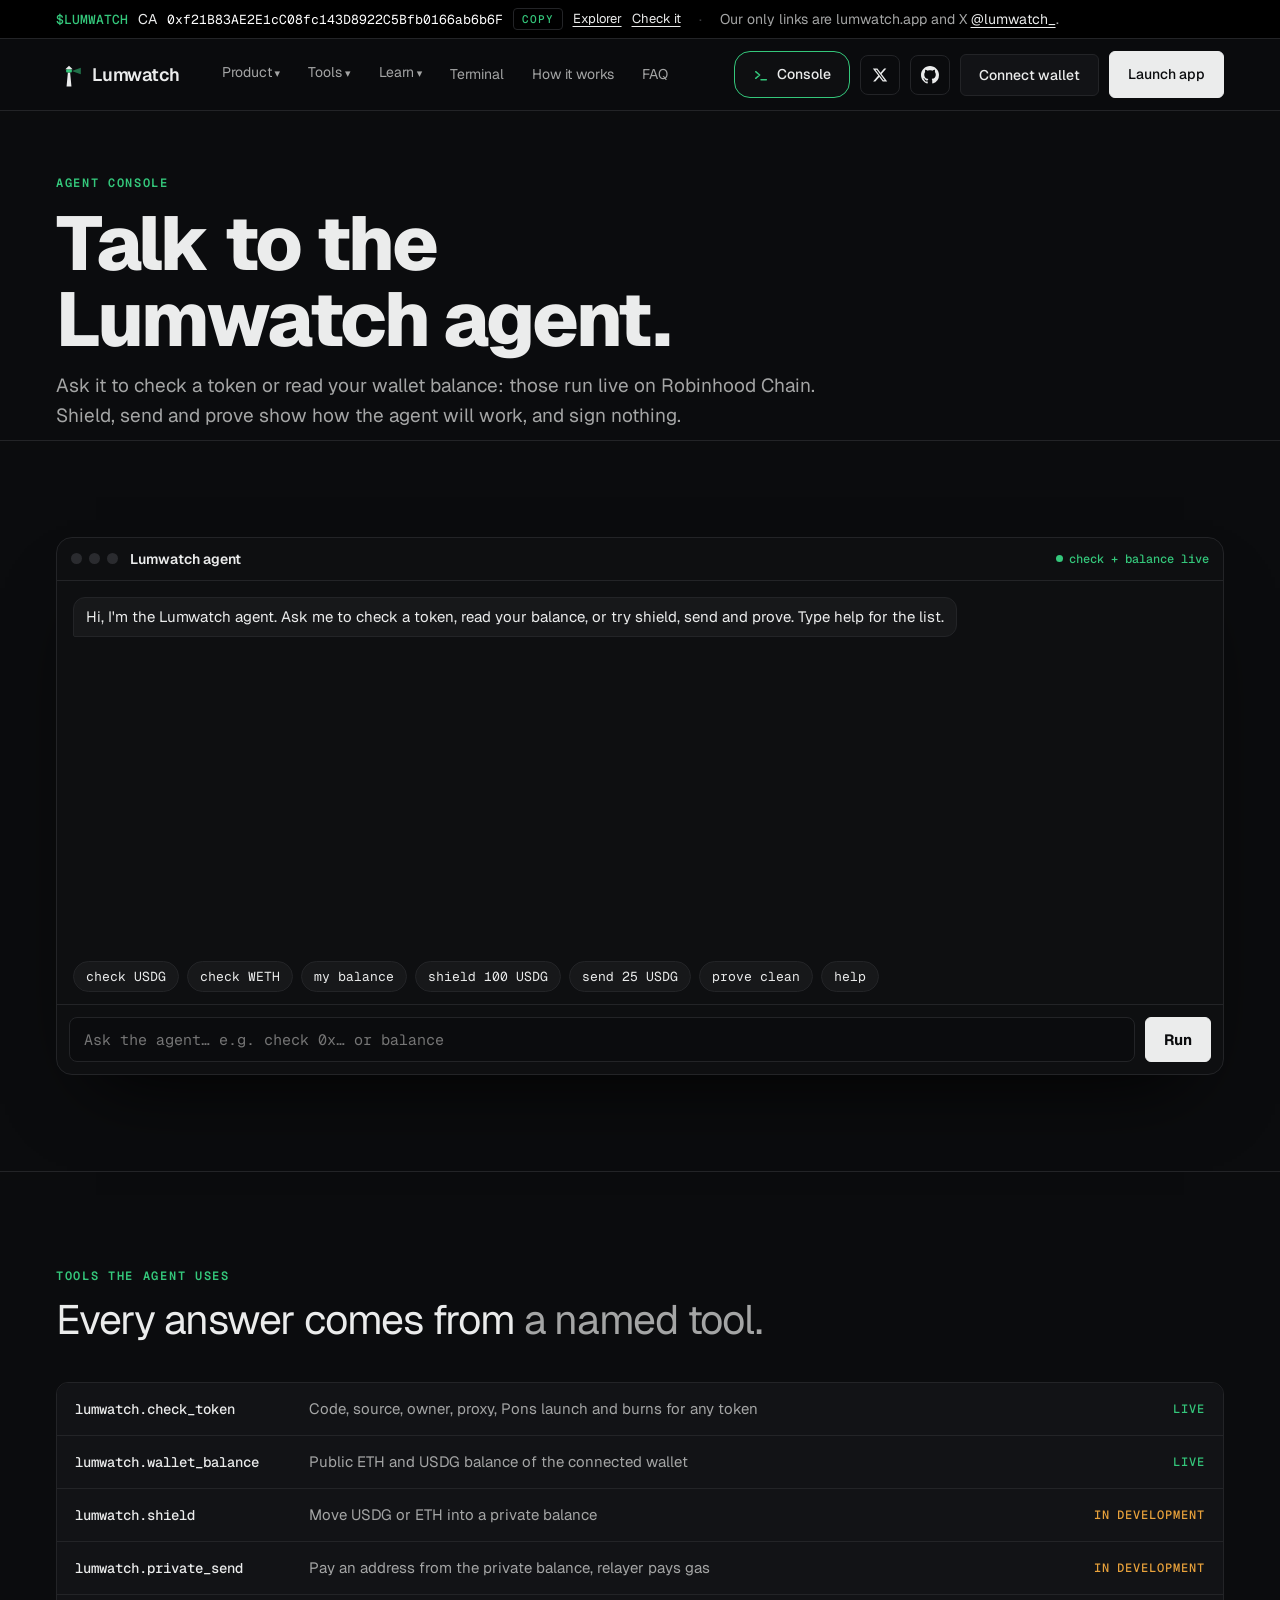
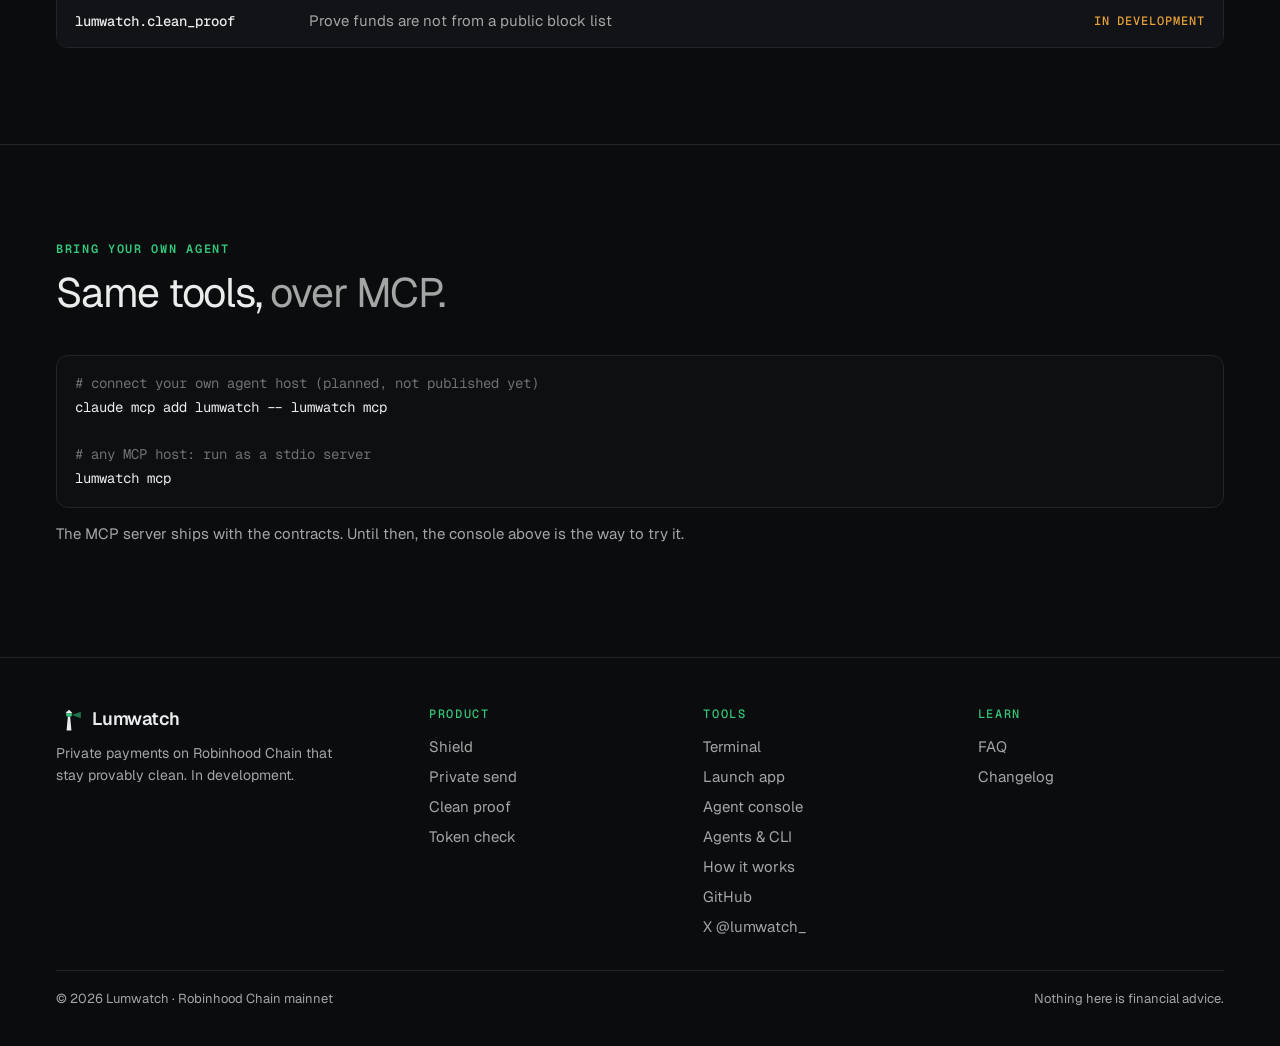
<file: console/index.html>
<!doctype html>
<html lang="en">
<head>
<meta charset="utf-8">
<meta name="viewport" content="width=device-width, initial-scale=1, viewport-fit=cover">
<title>Agent console · Lumwatch</title>
<meta name="description" content="Talk to the Lumwatch agent: live token checks and balances on Robinhood Chain, with shield, send and prove as previews.">
<link rel="canonical" href="https://lumwatch.app/console/">
<meta property="og:title" content="Agent console · Lumwatch">
<meta property="og:description" content="Talk to the Lumwatch agent: live token checks and balances on Robinhood Chain, with shield, send and prove as previews.">
<meta property="og:url" content="https://lumwatch.app/console/">
<meta property="og:image" content="https://lumwatch.app/og.png">
<meta name="twitter:card" content="summary_large_image">
<meta name="twitter:site" content="@lumwatch_">
<meta name="theme-color" content="#0b0c0e">
<link rel="icon" href="data:image/svg+xml,%3Csvg xmlns='http://www.w3.org/2000/svg' viewBox='0 0 32 32'%3E%3Crect width='32' height='32' rx='7' fill='%230b0c0e'/%3E%3Cpath d='M13 29l1.6-16h2.8L19 29z' fill='%23ebecec'/%3E%3Crect x='12.5' y='9' width='7' height='4' rx='1' fill='%2334c77b'/%3E%3Cpath d='M11.5 9h9L16 4.5z' fill='%23ebecec'/%3E%3C/svg%3E">
<link rel="preconnect" href="https://fonts.googleapis.com">
<link rel="preconnect" href="https://fonts.gstatic.com" crossorigin>
<link rel="stylesheet" href="https://fonts.googleapis.com/css2?family=Geist:wght@300;400;500;600&family=Geist+Mono:wght@400;500&display=swap">
<link rel="stylesheet" href="/assets/style.css">
<link rel="stylesheet" href="/assets/extra.css">
</head>
<body data-page="console">
<div class="tokenbar"><div class="wrap">
  <span class="ca"><b>$LUMWATCH</b> CA <code class="soon" id="ca-full">0xf21B83AE2E1cC08fc143D8922C5Bfb0166ab6b6F</code><button type="button" class="ca-copy" data-copy="0xf21B83AE2E1cC08fc143D8922C5Bfb0166ab6b6F" aria-label="Copy contract address">Copy</button><a href="https://robinhoodchain.blockscout.com/token/0xf21B83AE2E1cC08fc143D8922C5Bfb0166ab6b6F" target="_blank" rel="noopener">Explorer</a><a href="/check/?ca=0xf21B83AE2E1cC08fc143D8922C5Bfb0166ab6b6F">Check it</a></span>
  <span class="sep">·</span>
  <span class="muted">Our only links are lumwatch.app and X <a href="https://x.com/lumwatch_" target="_blank" rel="noopener">@lumwatch_</a>.</span>
</div></div>
<nav class="top" id="nav"><div class="wrap">
  <a class="brand" href="/"><svg width="26" height="26" viewBox="0 0 32 32" aria-hidden="true"><path d="M13 30l1.6-17h2.8L19 30z" fill="#ebecec"/><rect x="12.5" y="9" width="7" height="4" rx="1" fill="#34c77b"/><path d="M11.5 9h9L16 4.5z" fill="#ebecec"/><path d="M19.5 11l11-4v8z" fill="#34c77b" opacity=".55"/></svg>Lumwatch</a>
  <div class="menu" id="menu">
    <div class="dd"><button type="button" aria-expanded="false">Product</button>
      <div class="panel">
        <a href="/shield/"><b>Shield <i>PREVIEW</i></b><span>Turn USDG or ETH into a private balance only you can see.</span></a>
        <a href="/send/"><b>Private send <i>PREVIEW</i></b><span>Pay any address. Nothing links it back to your wallet.</span></a>
        <a href="/prove/"><b>Clean proof <i>PREVIEW</i></b><span>Prove your funds are not from a blocked list, without showing which ones are yours.</span></a>
        <a href="/check/"><b>Token check <i>LIVE</i></b><span>Free: check any Robinhood Chain token before you buy.</span></a>
      </div></div>
    <div class="dd"><button type="button" aria-expanded="false">Tools</button>
      <div class="panel">
        <a href="/terminal/"><b>Terminal <i>LIVE</i></b><span>Live Robinhood Chain desk: USDG and WETH flow, transfers, blocks, token check.</span></a>
        <a href="/console/"><b>Agent console <i>LIVE</i></b><span>Ask the agent to check a token or read your balance. Shield, send and prove as previews.</span></a>
        <a href="/agents/"><b>Agents &amp; CLI</b><span>Private payments from scripts and AI agents. MCP server planned.</span></a>
        <a href="/how/"><b>How it works</b><span>Shield, prove, relay, deliver. And the clean proof.</span></a>
      </div></div>
    <div class="dd"><button type="button" aria-expanded="false">Learn</button>
      <div class="panel">
        <a href="/faq/"><b>FAQ</b><span>Privacy, rules, fees and what is live today.</span></a>
        <a href="/log/"><b>Changelog</b><span>What shipped and what is next.</span></a>
      </div></div>
    <a href="/terminal/">Terminal</a>
    <a href="/how/">How it works</a>
    <a href="/faq/">FAQ</a>
  </div>
  <div class="navcta">
    <a class="btn console" href="/console/" aria-current="page"><svg width="16" height="16" viewBox="0 0 24 24" fill="none" stroke="currentColor" stroke-width="2.2" stroke-linecap="round" stroke-linejoin="round" aria-hidden="true"><path d="M4 17l6-5-6-5M12 19h8"/></svg><span>Console</span></a>
    <a class="iconbtn" href="https://x.com/lumwatch_" target="_blank" rel="noopener" aria-label="Lumwatch on X"><svg width="16" height="16" viewBox="0 0 24 24" aria-hidden="true" fill="currentColor"><path d="M18.244 2.25h3.308l-7.227 8.26 8.502 11.24H16.17l-5.214-6.817L4.99 21.75H1.68l7.73-8.835L1.254 2.25H8.08l4.713 6.231zm-1.161 17.52h1.833L7.084 4.126H5.117z"/></svg></a>
    <a class="iconbtn" href="https://github.com/lumwatch" target="_blank" rel="noopener" aria-label="Lumwatch on GitHub"><svg width="18" height="18" viewBox="0 0 16 16" aria-hidden="true" fill="currentColor"><path d="M8 0C3.58 0 0 3.58 0 8c0 3.54 2.29 6.53 5.47 7.59.4.07.55-.17.55-.38 0-.19-.01-.82-.01-1.49-2.01.37-2.53-.49-2.69-.94-.09-.23-.48-.94-.82-1.13-.28-.15-.68-.52-.01-.53.63-.01 1.08.58 1.23.82.72 1.21 1.87.87 2.33.66.07-.52.28-.87.51-1.07-1.78-.2-3.64-.89-3.64-3.95 0-.87.31-1.59.82-2.15-.08-.2-.36-1.02.08-2.12 0 0 .67-.21 2.2.82.64-.18 1.32-.27 2-.27.68 0 1.36.09 2 .27 1.53-1.04 2.2-.82 2.2-.82.44 1.1.16 1.92.08 2.12.51.56.82 1.27.82 2.15 0 3.07-1.87 3.75-3.65 3.95.29.25.54.73.54 1.48 0 1.07-.01 1.93-.01 2.2 0 .21.15.46.55.38A8.013 8.013 0 0016 8c0-4.42-3.58-8-8-8z"/></svg></a>
    <button class="btn wallet" type="button" id="wallet">Connect wallet</button>
    <a class="btn primary" href="/app/">Launch app</a>
    <button class="btn burger" type="button" id="burger" aria-expanded="false">Menu</button>
  </div>
</div></nav>
<main>
<header class="pagehead"><div class="wrap"><div class="label">Agent console</div><h1>Talk to the Lumwatch agent.</h1><p>Ask it to check a token or read your wallet balance: those run live on Robinhood Chain. Shield, send and prove show how the agent will work, and sign nothing.</p></div></header>
<section class="band"><div class="wrap"><div class="console"><div class="cbar"><span class="dots"><i></i><i></i><i></i></span><b>Lumwatch agent</b><span class="stat">check + balance live</span></div>
  <div class="clog" id="clog" aria-live="polite"></div>
  <div class="cchips"><button type="button" data-ask="check USDG">check USDG</button><button type="button" data-ask="check WETH">check WETH</button><button type="button" data-ask="balance">my balance</button><button type="button" data-ask="shield 100 USDG">shield 100 USDG</button><button type="button" data-ask="send 25 USDG">send 25 USDG</button><button type="button" data-ask="prove my funds are clean">prove clean</button><button type="button" data-ask="help">help</button></div>
  <form class="cform" id="cform"><label for="cin">Ask the agent</label><input id="cin" type="text" autocomplete="off" spellcheck="false" placeholder="Ask the agent… e.g. check 0x… or balance"><button class="btn primary" type="submit">Run</button></form></div></div></section>
<section class="band"><div class="wrap"><div class="head reveal"><div class="label">Tools the agent uses</div><h2>Every answer comes from <em>a named tool.</em></h2></div><div class="toolsgrid"><div class="trow"><code>lumwatch.check_token</code><span>Code, source, owner, proxy, Pons launch and burns for any token</span><i class="live">live</i></div><div class="trow"><code>lumwatch.wallet_balance</code><span>Public ETH and USDG balance of the connected wallet</span><i class="live">live</i></div><div class="trow"><code>lumwatch.shield</code><span>Move USDG or ETH into a private balance</span><i class="soon">in development</i></div><div class="trow"><code>lumwatch.private_send</code><span>Pay an address from the private balance, relayer pays gas</span><i class="soon">in development</i></div><div class="trow"><code>lumwatch.clean_proof</code><span>Prove funds are not from a public block list</span><i class="soon">in development</i></div></div></div></section>
<section class="band"><div class="wrap"><div class="head reveal"><div class="label">Bring your own agent</div><h2>Same tools, <em>over MCP.</em></h2></div><div class="mcp"><pre><span class="c"># connect your own agent host (planned, not published yet)</span>
claude mcp add lumwatch -- lumwatch mcp

<span class="c"># any MCP host: run as a stdio server</span>
lumwatch mcp</pre></div><p class="muted" style="margin-top:14px;font-size:15px">The MCP server ships with the contracts. Until then, the console above is the way to try it.</p></div></section>
</main>
<footer><div class="wrap">
  <div><a class="brand" href="/" style="padding:0"><svg width="26" height="26" viewBox="0 0 32 32" aria-hidden="true"><path d="M13 30l1.6-17h2.8L19 30z" fill="#ebecec"/><rect x="12.5" y="9" width="7" height="4" rx="1" fill="#34c77b"/><path d="M11.5 9h9L16 4.5z" fill="#ebecec"/><path d="M19.5 11l11-4v8z" fill="#34c77b" opacity=".55"/></svg>Lumwatch</a><p class="muted" style="font-size:14px;margin:10px 0 0;max-width:34ch">Private payments on Robinhood Chain that stay provably clean. In development.</p></div>
  <div><h4>Product</h4><a href="/shield/">Shield</a><a href="/send/">Private send</a><a href="/prove/">Clean proof</a><a href="/check/">Token check</a></div>
  <div><h4>Tools</h4><a href="/terminal/">Terminal</a><a href="/app/">Launch app</a><a href="/console/">Agent console</a><a href="/agents/">Agents &amp; CLI</a><a href="/how/">How it works</a><a href="https://github.com/lumwatch" target="_blank" rel="noopener">GitHub</a><a href="https://x.com/lumwatch_" target="_blank" rel="noopener">X @lumwatch_</a></div>
  <div><h4>Learn</h4><a href="/faq/">FAQ</a><a href="/log/">Changelog</a></div>
  <div class="fine"><span>© 2026 Lumwatch · Robinhood Chain mainnet</span><span>Nothing here is financial advice.</span></div>
</div></footer>
<script src="/assets/site.js"></script>
</body>
</html>
</file>
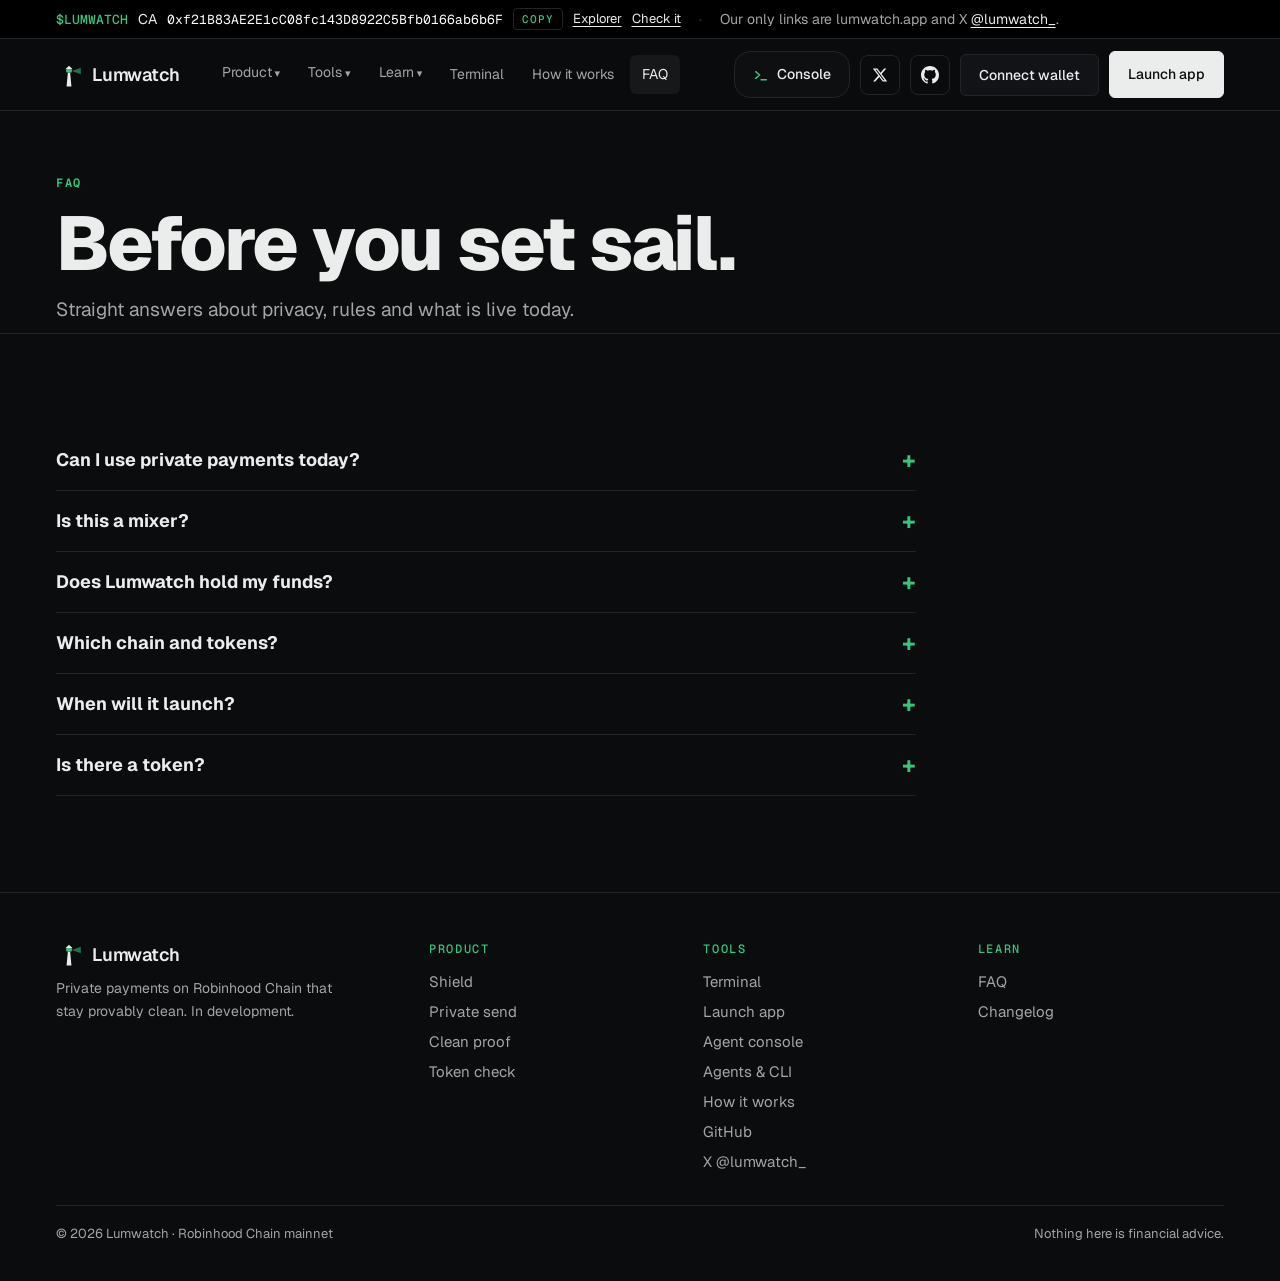
<file: faq/index.html>
<!doctype html>
<html lang="en">
<head>
<meta charset="utf-8">
<meta name="viewport" content="width=device-width, initial-scale=1, viewport-fit=cover">
<title>FAQ · Lumwatch</title>
<meta name="description" content="Privacy, rules, fees and what is live today.">
<link rel="canonical" href="https://lumwatch.app/faq/">
<meta property="og:title" content="FAQ · Lumwatch">
<meta property="og:description" content="Privacy, rules, fees and what is live today.">
<meta property="og:url" content="https://lumwatch.app/faq/">
<meta property="og:image" content="https://lumwatch.app/og.png">
<meta name="twitter:card" content="summary_large_image">
<meta name="twitter:site" content="@lumwatch_">
<meta name="theme-color" content="#0b0c0e">
<link rel="icon" href="data:image/svg+xml,%3Csvg xmlns='http://www.w3.org/2000/svg' viewBox='0 0 32 32'%3E%3Crect width='32' height='32' rx='7' fill='%230b0c0e'/%3E%3Cpath d='M13 29l1.6-16h2.8L19 29z' fill='%23ebecec'/%3E%3Crect x='12.5' y='9' width='7' height='4' rx='1' fill='%2334c77b'/%3E%3Cpath d='M11.5 9h9L16 4.5z' fill='%23ebecec'/%3E%3C/svg%3E">
<link rel="preconnect" href="https://fonts.googleapis.com">
<link rel="preconnect" href="https://fonts.gstatic.com" crossorigin>
<link rel="stylesheet" href="https://fonts.googleapis.com/css2?family=Geist:wght@300;400;500;600&family=Geist+Mono:wght@400;500&display=swap">
<link rel="stylesheet" href="/assets/style.css">
<link rel="stylesheet" href="/assets/extra.css">
</head>
<body data-page="faq">
<div class="tokenbar"><div class="wrap">
  <span class="ca"><b>$LUMWATCH</b> CA <code class="soon" id="ca-full">0xf21B83AE2E1cC08fc143D8922C5Bfb0166ab6b6F</code><button type="button" class="ca-copy" data-copy="0xf21B83AE2E1cC08fc143D8922C5Bfb0166ab6b6F" aria-label="Copy contract address">Copy</button><a href="https://robinhoodchain.blockscout.com/token/0xf21B83AE2E1cC08fc143D8922C5Bfb0166ab6b6F" target="_blank" rel="noopener">Explorer</a><a href="/check/?ca=0xf21B83AE2E1cC08fc143D8922C5Bfb0166ab6b6F">Check it</a></span>
  <span class="sep">·</span>
  <span class="muted">Our only links are lumwatch.app and X <a href="https://x.com/lumwatch_" target="_blank" rel="noopener">@lumwatch_</a>.</span>
</div></div>
<nav class="top" id="nav"><div class="wrap">
  <a class="brand" href="/"><svg width="26" height="26" viewBox="0 0 32 32" aria-hidden="true"><path d="M13 30l1.6-17h2.8L19 30z" fill="#ebecec"/><rect x="12.5" y="9" width="7" height="4" rx="1" fill="#34c77b"/><path d="M11.5 9h9L16 4.5z" fill="#ebecec"/><path d="M19.5 11l11-4v8z" fill="#34c77b" opacity=".55"/></svg>Lumwatch</a>
  <div class="menu" id="menu">
    <div class="dd"><button type="button" aria-expanded="false">Product</button>
      <div class="panel">
        <a href="/shield/"><b>Shield <i>PREVIEW</i></b><span>Turn USDG or ETH into a private balance only you can see.</span></a>
        <a href="/send/"><b>Private send <i>PREVIEW</i></b><span>Pay any address. Nothing links it back to your wallet.</span></a>
        <a href="/prove/"><b>Clean proof <i>PREVIEW</i></b><span>Prove your funds are not from a blocked list, without showing which ones are yours.</span></a>
        <a href="/check/"><b>Token check <i>LIVE</i></b><span>Free: check any Robinhood Chain token before you buy.</span></a>
      </div></div>
    <div class="dd"><button type="button" aria-expanded="false">Tools</button>
      <div class="panel">
        <a href="/terminal/"><b>Terminal <i>LIVE</i></b><span>Live Robinhood Chain desk: USDG and WETH flow, transfers, blocks, token check.</span></a>
        <a href="/console/"><b>Agent console <i>LIVE</i></b><span>Ask the agent to check a token or read your balance. Shield, send and prove as previews.</span></a>
        <a href="/agents/"><b>Agents &amp; CLI</b><span>Private payments from scripts and AI agents. MCP server planned.</span></a>
        <a href="/how/"><b>How it works</b><span>Shield, prove, relay, deliver. And the clean proof.</span></a>
      </div></div>
    <div class="dd"><button type="button" aria-expanded="false">Learn</button>
      <div class="panel">
        <a href="/faq/"><b>FAQ</b><span>Privacy, rules, fees and what is live today.</span></a>
        <a href="/log/"><b>Changelog</b><span>What shipped and what is next.</span></a>
      </div></div>
    <a href="/terminal/">Terminal</a>
    <a href="/how/">How it works</a>
    <a href="/faq/" class="on" aria-current="page">FAQ</a>
  </div>
  <div class="navcta">
    <a class="btn console" href="/console/"><svg width="16" height="16" viewBox="0 0 24 24" fill="none" stroke="currentColor" stroke-width="2.2" stroke-linecap="round" stroke-linejoin="round" aria-hidden="true"><path d="M4 17l6-5-6-5M12 19h8"/></svg><span>Console</span></a>
    <a class="iconbtn" href="https://x.com/lumwatch_" target="_blank" rel="noopener" aria-label="Lumwatch on X"><svg width="16" height="16" viewBox="0 0 24 24" aria-hidden="true" fill="currentColor"><path d="M18.244 2.25h3.308l-7.227 8.26 8.502 11.24H16.17l-5.214-6.817L4.99 21.75H1.68l7.73-8.835L1.254 2.25H8.08l4.713 6.231zm-1.161 17.52h1.833L7.084 4.126H5.117z"/></svg></a>
    <a class="iconbtn" href="https://github.com/lumwatch" target="_blank" rel="noopener" aria-label="Lumwatch on GitHub"><svg width="18" height="18" viewBox="0 0 16 16" aria-hidden="true" fill="currentColor"><path d="M8 0C3.58 0 0 3.58 0 8c0 3.54 2.29 6.53 5.47 7.59.4.07.55-.17.55-.38 0-.19-.01-.82-.01-1.49-2.01.37-2.53-.49-2.69-.94-.09-.23-.48-.94-.82-1.13-.28-.15-.68-.52-.01-.53.63-.01 1.08.58 1.23.82.72 1.21 1.87.87 2.33.66.07-.52.28-.87.51-1.07-1.78-.2-3.64-.89-3.64-3.95 0-.87.31-1.59.82-2.15-.08-.2-.36-1.02.08-2.12 0 0 .67-.21 2.2.82.64-.18 1.32-.27 2-.27.68 0 1.36.09 2 .27 1.53-1.04 2.2-.82 2.2-.82.44 1.1.16 1.92.08 2.12.51.56.82 1.27.82 2.15 0 3.07-1.87 3.75-3.65 3.95.29.25.54.73.54 1.48 0 1.07-.01 1.93-.01 2.2 0 .21.15.46.55.38A8.013 8.013 0 0016 8c0-4.42-3.58-8-8-8z"/></svg></a>
    <button class="btn wallet" type="button" id="wallet">Connect wallet</button>
    <a class="btn primary" href="/app/">Launch app</a>
    <button class="btn burger" type="button" id="burger" aria-expanded="false">Menu</button>
  </div>
</div></nav>
<main>
<header class="pagehead"><div class="wrap"><div class="label">FAQ</div><h1>Before you set sail.</h1><p>Straight answers about privacy, rules and what is live today.</p></div></header>
<section class="band" id="faq"><div class="wrap">
  
  <div class="reveal" style="max-width:860px">
    <details class="q"><summary>Can I use private payments today?</summary><p>Not yet. Shield, Private send and Clean proof are in development. The app above is a walkthrough with example numbers. The token check is the only part that is live.</p></details>
    <details class="q"><summary>Is this a mixer?</summary><p>It is a privacy pool with a clean proof built in. You can prove your funds are not from a public block list of hacks and sanctioned addresses, without showing which deposit is yours.</p></details>
    <details class="q"><summary>Does Lumwatch hold my funds?</summary><p>No. The pool is a contract and only your key can open your notes. There is no admin who can move them.</p></details>
    <details class="q"><summary>Which chain and tokens?</summary><p>Robinhood Chain first, with USDG and ETH. Other chains come later.</p></details>
    <details class="q"><summary>When will it launch?</summary><p>When the contracts are written, audited, verified on Sourcify and tested on mainnet. The log below shows where each piece stands.</p></details>
    <details class="q"><summary>Is there a token?</summary><p>Yes. $LUMWATCH on Robinhood Chain mainnet, contract <code>0xf21B83AE2E1cC08fc143D8922C5Bfb0166ab6b6F</code>. It is posted here and on X <a href="https://x.com/lumwatch_" target="_blank" rel="noopener">@lumwatch_</a>; anything else using the Lumwatch name is not us. Run it through the <a href="/check/?ca=0xf21B83AE2E1cC08fc143D8922C5Bfb0166ab6b6F">token check</a> yourself.</p></details>
  </div>
</div></section>
</main>
<footer><div class="wrap">
  <div><a class="brand" href="/" style="padding:0"><svg width="26" height="26" viewBox="0 0 32 32" aria-hidden="true"><path d="M13 30l1.6-17h2.8L19 30z" fill="#ebecec"/><rect x="12.5" y="9" width="7" height="4" rx="1" fill="#34c77b"/><path d="M11.5 9h9L16 4.5z" fill="#ebecec"/><path d="M19.5 11l11-4v8z" fill="#34c77b" opacity=".55"/></svg>Lumwatch</a><p class="muted" style="font-size:14px;margin:10px 0 0;max-width:34ch">Private payments on Robinhood Chain that stay provably clean. In development.</p></div>
  <div><h4>Product</h4><a href="/shield/">Shield</a><a href="/send/">Private send</a><a href="/prove/">Clean proof</a><a href="/check/">Token check</a></div>
  <div><h4>Tools</h4><a href="/terminal/">Terminal</a><a href="/app/">Launch app</a><a href="/console/">Agent console</a><a href="/agents/">Agents &amp; CLI</a><a href="/how/">How it works</a><a href="https://github.com/lumwatch" target="_blank" rel="noopener">GitHub</a><a href="https://x.com/lumwatch_" target="_blank" rel="noopener">X @lumwatch_</a></div>
  <div><h4>Learn</h4><a href="/faq/">FAQ</a><a href="/log/">Changelog</a></div>
  <div class="fine"><span>© 2026 Lumwatch · Robinhood Chain mainnet</span><span>Nothing here is financial advice.</span></div>
</div></footer>
<script src="/assets/site.js"></script>
</body>
</html>
</file>
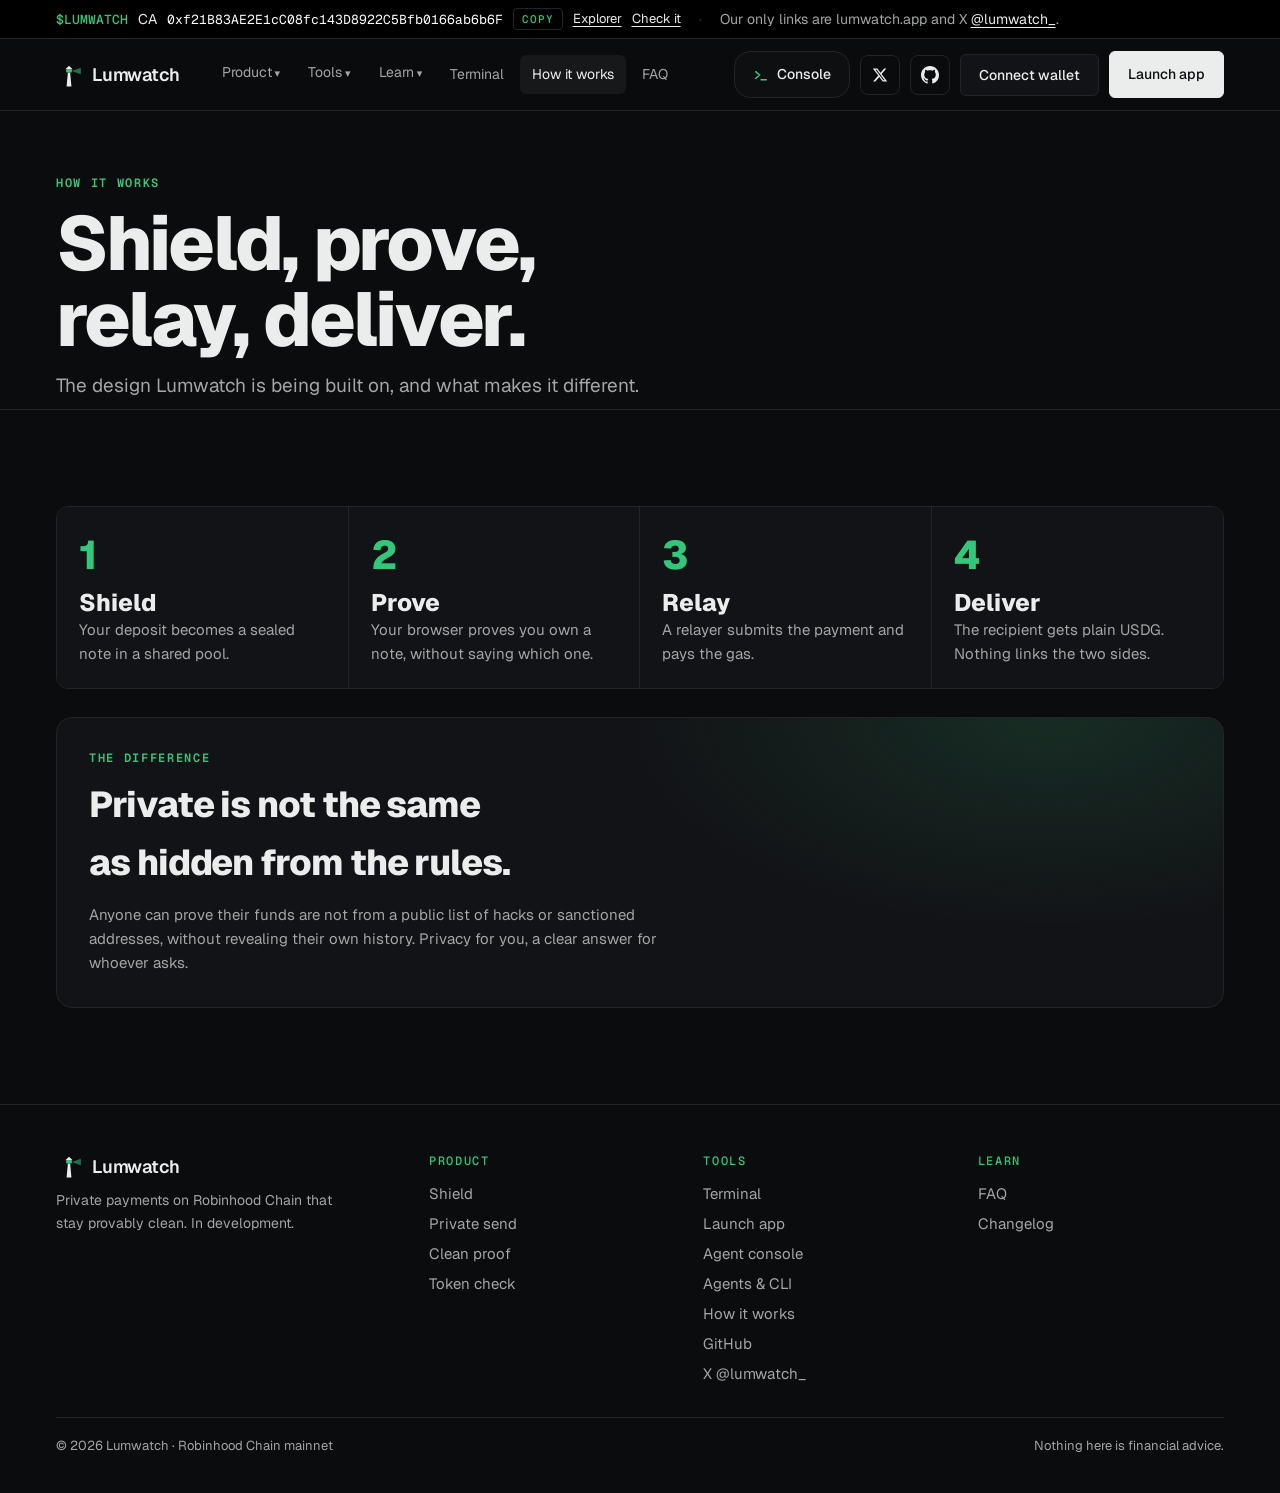
<file: how/index.html>
<!doctype html>
<html lang="en">
<head>
<meta charset="utf-8">
<meta name="viewport" content="width=device-width, initial-scale=1, viewport-fit=cover">
<title>How it works · Lumwatch</title>
<meta name="description" content="Shield, prove, relay, deliver, and the clean proof.">
<link rel="canonical" href="https://lumwatch.app/how/">
<meta property="og:title" content="How it works · Lumwatch">
<meta property="og:description" content="Shield, prove, relay, deliver, and the clean proof.">
<meta property="og:url" content="https://lumwatch.app/how/">
<meta property="og:image" content="https://lumwatch.app/og.png">
<meta name="twitter:card" content="summary_large_image">
<meta name="twitter:site" content="@lumwatch_">
<meta name="theme-color" content="#0b0c0e">
<link rel="icon" href="data:image/svg+xml,%3Csvg xmlns='http://www.w3.org/2000/svg' viewBox='0 0 32 32'%3E%3Crect width='32' height='32' rx='7' fill='%230b0c0e'/%3E%3Cpath d='M13 29l1.6-16h2.8L19 29z' fill='%23ebecec'/%3E%3Crect x='12.5' y='9' width='7' height='4' rx='1' fill='%2334c77b'/%3E%3Cpath d='M11.5 9h9L16 4.5z' fill='%23ebecec'/%3E%3C/svg%3E">
<link rel="preconnect" href="https://fonts.googleapis.com">
<link rel="preconnect" href="https://fonts.gstatic.com" crossorigin>
<link rel="stylesheet" href="https://fonts.googleapis.com/css2?family=Geist:wght@300;400;500;600&family=Geist+Mono:wght@400;500&display=swap">
<link rel="stylesheet" href="/assets/style.css">
<link rel="stylesheet" href="/assets/extra.css">
</head>
<body data-page="how">
<div class="tokenbar"><div class="wrap">
  <span class="ca"><b>$LUMWATCH</b> CA <code class="soon" id="ca-full">0xf21B83AE2E1cC08fc143D8922C5Bfb0166ab6b6F</code><button type="button" class="ca-copy" data-copy="0xf21B83AE2E1cC08fc143D8922C5Bfb0166ab6b6F" aria-label="Copy contract address">Copy</button><a href="https://robinhoodchain.blockscout.com/token/0xf21B83AE2E1cC08fc143D8922C5Bfb0166ab6b6F" target="_blank" rel="noopener">Explorer</a><a href="/check/?ca=0xf21B83AE2E1cC08fc143D8922C5Bfb0166ab6b6F">Check it</a></span>
  <span class="sep">·</span>
  <span class="muted">Our only links are lumwatch.app and X <a href="https://x.com/lumwatch_" target="_blank" rel="noopener">@lumwatch_</a>.</span>
</div></div>
<nav class="top" id="nav"><div class="wrap">
  <a class="brand" href="/"><svg width="26" height="26" viewBox="0 0 32 32" aria-hidden="true"><path d="M13 30l1.6-17h2.8L19 30z" fill="#ebecec"/><rect x="12.5" y="9" width="7" height="4" rx="1" fill="#34c77b"/><path d="M11.5 9h9L16 4.5z" fill="#ebecec"/><path d="M19.5 11l11-4v8z" fill="#34c77b" opacity=".55"/></svg>Lumwatch</a>
  <div class="menu" id="menu">
    <div class="dd"><button type="button" aria-expanded="false">Product</button>
      <div class="panel">
        <a href="/shield/"><b>Shield <i>PREVIEW</i></b><span>Turn USDG or ETH into a private balance only you can see.</span></a>
        <a href="/send/"><b>Private send <i>PREVIEW</i></b><span>Pay any address. Nothing links it back to your wallet.</span></a>
        <a href="/prove/"><b>Clean proof <i>PREVIEW</i></b><span>Prove your funds are not from a blocked list, without showing which ones are yours.</span></a>
        <a href="/check/"><b>Token check <i>LIVE</i></b><span>Free: check any Robinhood Chain token before you buy.</span></a>
      </div></div>
    <div class="dd"><button type="button" aria-expanded="false">Tools</button>
      <div class="panel">
        <a href="/terminal/"><b>Terminal <i>LIVE</i></b><span>Live Robinhood Chain desk: USDG and WETH flow, transfers, blocks, token check.</span></a>
        <a href="/console/"><b>Agent console <i>LIVE</i></b><span>Ask the agent to check a token or read your balance. Shield, send and prove as previews.</span></a>
        <a href="/agents/"><b>Agents &amp; CLI</b><span>Private payments from scripts and AI agents. MCP server planned.</span></a>
        <a href="/how/"><b>How it works</b><span>Shield, prove, relay, deliver. And the clean proof.</span></a>
      </div></div>
    <div class="dd"><button type="button" aria-expanded="false">Learn</button>
      <div class="panel">
        <a href="/faq/"><b>FAQ</b><span>Privacy, rules, fees and what is live today.</span></a>
        <a href="/log/"><b>Changelog</b><span>What shipped and what is next.</span></a>
      </div></div>
    <a href="/terminal/">Terminal</a>
    <a href="/how/" class="on" aria-current="page">How it works</a>
    <a href="/faq/">FAQ</a>
  </div>
  <div class="navcta">
    <a class="btn console" href="/console/"><svg width="16" height="16" viewBox="0 0 24 24" fill="none" stroke="currentColor" stroke-width="2.2" stroke-linecap="round" stroke-linejoin="round" aria-hidden="true"><path d="M4 17l6-5-6-5M12 19h8"/></svg><span>Console</span></a>
    <a class="iconbtn" href="https://x.com/lumwatch_" target="_blank" rel="noopener" aria-label="Lumwatch on X"><svg width="16" height="16" viewBox="0 0 24 24" aria-hidden="true" fill="currentColor"><path d="M18.244 2.25h3.308l-7.227 8.26 8.502 11.24H16.17l-5.214-6.817L4.99 21.75H1.68l7.73-8.835L1.254 2.25H8.08l4.713 6.231zm-1.161 17.52h1.833L7.084 4.126H5.117z"/></svg></a>
    <a class="iconbtn" href="https://github.com/lumwatch" target="_blank" rel="noopener" aria-label="Lumwatch on GitHub"><svg width="18" height="18" viewBox="0 0 16 16" aria-hidden="true" fill="currentColor"><path d="M8 0C3.58 0 0 3.58 0 8c0 3.54 2.29 6.53 5.47 7.59.4.07.55-.17.55-.38 0-.19-.01-.82-.01-1.49-2.01.37-2.53-.49-2.69-.94-.09-.23-.48-.94-.82-1.13-.28-.15-.68-.52-.01-.53.63-.01 1.08.58 1.23.82.72 1.21 1.87.87 2.33.66.07-.52.28-.87.51-1.07-1.78-.2-3.64-.89-3.64-3.95 0-.87.31-1.59.82-2.15-.08-.2-.36-1.02.08-2.12 0 0 .67-.21 2.2.82.64-.18 1.32-.27 2-.27.68 0 1.36.09 2 .27 1.53-1.04 2.2-.82 2.2-.82.44 1.1.16 1.92.08 2.12.51.56.82 1.27.82 2.15 0 3.07-1.87 3.75-3.65 3.95.29.25.54.73.54 1.48 0 1.07-.01 1.93-.01 2.2 0 .21.15.46.55.38A8.013 8.013 0 0016 8c0-4.42-3.58-8-8-8z"/></svg></a>
    <button class="btn wallet" type="button" id="wallet">Connect wallet</button>
    <a class="btn primary" href="/app/">Launch app</a>
    <button class="btn burger" type="button" id="burger" aria-expanded="false">Menu</button>
  </div>
</div></nav>
<main>
<header class="pagehead"><div class="wrap"><div class="label">How it works</div><h1>Shield, prove, relay, deliver.</h1><p>The design Lumwatch is being built on, and what makes it different.</p></div></header>
<section class="band" id="how"><div class="wrap">
  
  <div class="how reveal">
    <div><i>1</i><b>Shield</b><span>Your deposit becomes a sealed note in a shared pool.</span></div>
    <div><i>2</i><b>Prove</b><span>Your browser proves you own a note, without saying which one.</span></div>
    <div><i>3</i><b>Relay</b><span>A relayer submits the payment and pays the gas.</span></div>
    <div><i>4</i><b>Deliver</b><span>The recipient gets plain USDG. Nothing links the two sides.</span></div>
  </div>
  <div class="final reveal" style="margin-top:28px;padding:32px"><div style="max-width:60ch"><div class="label">The difference</div><h3 style="font-weight:800;font-size:clamp(26px,3vw,36px);margin-top:10px">Private is not the same as hidden from the rules.</h3><p class="muted" style="margin:12px 0 0">Anyone can prove their funds are not from a public list of hacks or sanctioned addresses, without revealing their own history. Privacy for you, a clear answer for whoever asks.</p></div></div>
</div></section>
</main>
<footer><div class="wrap">
  <div><a class="brand" href="/" style="padding:0"><svg width="26" height="26" viewBox="0 0 32 32" aria-hidden="true"><path d="M13 30l1.6-17h2.8L19 30z" fill="#ebecec"/><rect x="12.5" y="9" width="7" height="4" rx="1" fill="#34c77b"/><path d="M11.5 9h9L16 4.5z" fill="#ebecec"/><path d="M19.5 11l11-4v8z" fill="#34c77b" opacity=".55"/></svg>Lumwatch</a><p class="muted" style="font-size:14px;margin:10px 0 0;max-width:34ch">Private payments on Robinhood Chain that stay provably clean. In development.</p></div>
  <div><h4>Product</h4><a href="/shield/">Shield</a><a href="/send/">Private send</a><a href="/prove/">Clean proof</a><a href="/check/">Token check</a></div>
  <div><h4>Tools</h4><a href="/terminal/">Terminal</a><a href="/app/">Launch app</a><a href="/console/">Agent console</a><a href="/agents/">Agents &amp; CLI</a><a href="/how/">How it works</a><a href="https://github.com/lumwatch" target="_blank" rel="noopener">GitHub</a><a href="https://x.com/lumwatch_" target="_blank" rel="noopener">X @lumwatch_</a></div>
  <div><h4>Learn</h4><a href="/faq/">FAQ</a><a href="/log/">Changelog</a></div>
  <div class="fine"><span>© 2026 Lumwatch · Robinhood Chain mainnet</span><span>Nothing here is financial advice.</span></div>
</div></footer>
<script src="/assets/site.js"></script>
</body>
</html>
</file>
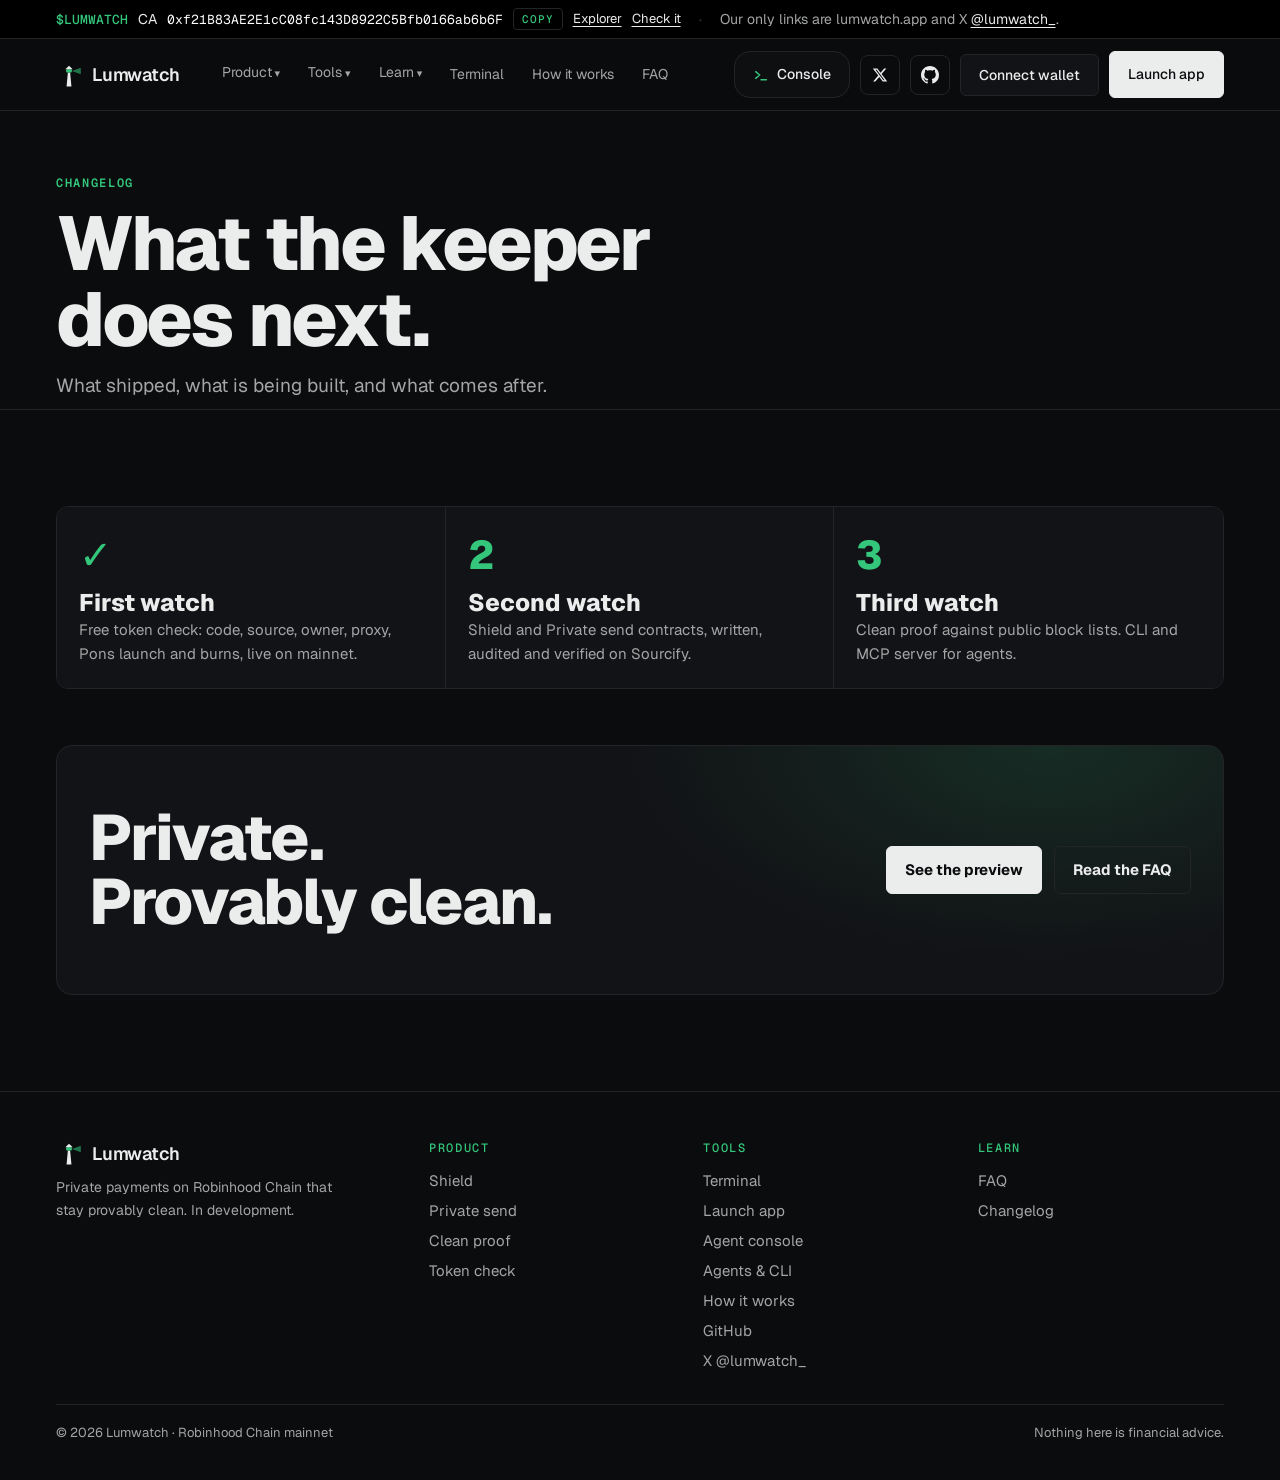
<file: log/index.html>
<!doctype html>
<html lang="en">
<head>
<meta charset="utf-8">
<meta name="viewport" content="width=device-width, initial-scale=1, viewport-fit=cover">
<title>Changelog · Lumwatch</title>
<meta name="description" content="What shipped and what is next.">
<link rel="canonical" href="https://lumwatch.app/log/">
<meta property="og:title" content="Changelog · Lumwatch">
<meta property="og:description" content="What shipped and what is next.">
<meta property="og:url" content="https://lumwatch.app/log/">
<meta property="og:image" content="https://lumwatch.app/og.png">
<meta name="twitter:card" content="summary_large_image">
<meta name="twitter:site" content="@lumwatch_">
<meta name="theme-color" content="#0b0c0e">
<link rel="icon" href="data:image/svg+xml,%3Csvg xmlns='http://www.w3.org/2000/svg' viewBox='0 0 32 32'%3E%3Crect width='32' height='32' rx='7' fill='%230b0c0e'/%3E%3Cpath d='M13 29l1.6-16h2.8L19 29z' fill='%23ebecec'/%3E%3Crect x='12.5' y='9' width='7' height='4' rx='1' fill='%2334c77b'/%3E%3Cpath d='M11.5 9h9L16 4.5z' fill='%23ebecec'/%3E%3C/svg%3E">
<link rel="preconnect" href="https://fonts.googleapis.com">
<link rel="preconnect" href="https://fonts.gstatic.com" crossorigin>
<link rel="stylesheet" href="https://fonts.googleapis.com/css2?family=Geist:wght@300;400;500;600&family=Geist+Mono:wght@400;500&display=swap">
<link rel="stylesheet" href="/assets/style.css">
<link rel="stylesheet" href="/assets/extra.css">
</head>
<body data-page="log">
<div class="tokenbar"><div class="wrap">
  <span class="ca"><b>$LUMWATCH</b> CA <code class="soon" id="ca-full">0xf21B83AE2E1cC08fc143D8922C5Bfb0166ab6b6F</code><button type="button" class="ca-copy" data-copy="0xf21B83AE2E1cC08fc143D8922C5Bfb0166ab6b6F" aria-label="Copy contract address">Copy</button><a href="https://robinhoodchain.blockscout.com/token/0xf21B83AE2E1cC08fc143D8922C5Bfb0166ab6b6F" target="_blank" rel="noopener">Explorer</a><a href="/check/?ca=0xf21B83AE2E1cC08fc143D8922C5Bfb0166ab6b6F">Check it</a></span>
  <span class="sep">·</span>
  <span class="muted">Our only links are lumwatch.app and X <a href="https://x.com/lumwatch_" target="_blank" rel="noopener">@lumwatch_</a>.</span>
</div></div>
<nav class="top" id="nav"><div class="wrap">
  <a class="brand" href="/"><svg width="26" height="26" viewBox="0 0 32 32" aria-hidden="true"><path d="M13 30l1.6-17h2.8L19 30z" fill="#ebecec"/><rect x="12.5" y="9" width="7" height="4" rx="1" fill="#34c77b"/><path d="M11.5 9h9L16 4.5z" fill="#ebecec"/><path d="M19.5 11l11-4v8z" fill="#34c77b" opacity=".55"/></svg>Lumwatch</a>
  <div class="menu" id="menu">
    <div class="dd"><button type="button" aria-expanded="false">Product</button>
      <div class="panel">
        <a href="/shield/"><b>Shield <i>PREVIEW</i></b><span>Turn USDG or ETH into a private balance only you can see.</span></a>
        <a href="/send/"><b>Private send <i>PREVIEW</i></b><span>Pay any address. Nothing links it back to your wallet.</span></a>
        <a href="/prove/"><b>Clean proof <i>PREVIEW</i></b><span>Prove your funds are not from a blocked list, without showing which ones are yours.</span></a>
        <a href="/check/"><b>Token check <i>LIVE</i></b><span>Free: check any Robinhood Chain token before you buy.</span></a>
      </div></div>
    <div class="dd"><button type="button" aria-expanded="false">Tools</button>
      <div class="panel">
        <a href="/terminal/"><b>Terminal <i>LIVE</i></b><span>Live Robinhood Chain desk: USDG and WETH flow, transfers, blocks, token check.</span></a>
        <a href="/console/"><b>Agent console <i>LIVE</i></b><span>Ask the agent to check a token or read your balance. Shield, send and prove as previews.</span></a>
        <a href="/agents/"><b>Agents &amp; CLI</b><span>Private payments from scripts and AI agents. MCP server planned.</span></a>
        <a href="/how/"><b>How it works</b><span>Shield, prove, relay, deliver. And the clean proof.</span></a>
      </div></div>
    <div class="dd"><button type="button" aria-expanded="false">Learn</button>
      <div class="panel">
        <a href="/faq/"><b>FAQ</b><span>Privacy, rules, fees and what is live today.</span></a>
        <a href="/log/"><b>Changelog</b><span>What shipped and what is next.</span></a>
      </div></div>
    <a href="/terminal/">Terminal</a>
    <a href="/how/">How it works</a>
    <a href="/faq/">FAQ</a>
  </div>
  <div class="navcta">
    <a class="btn console" href="/console/"><svg width="16" height="16" viewBox="0 0 24 24" fill="none" stroke="currentColor" stroke-width="2.2" stroke-linecap="round" stroke-linejoin="round" aria-hidden="true"><path d="M4 17l6-5-6-5M12 19h8"/></svg><span>Console</span></a>
    <a class="iconbtn" href="https://x.com/lumwatch_" target="_blank" rel="noopener" aria-label="Lumwatch on X"><svg width="16" height="16" viewBox="0 0 24 24" aria-hidden="true" fill="currentColor"><path d="M18.244 2.25h3.308l-7.227 8.26 8.502 11.24H16.17l-5.214-6.817L4.99 21.75H1.68l7.73-8.835L1.254 2.25H8.08l4.713 6.231zm-1.161 17.52h1.833L7.084 4.126H5.117z"/></svg></a>
    <a class="iconbtn" href="https://github.com/lumwatch" target="_blank" rel="noopener" aria-label="Lumwatch on GitHub"><svg width="18" height="18" viewBox="0 0 16 16" aria-hidden="true" fill="currentColor"><path d="M8 0C3.58 0 0 3.58 0 8c0 3.54 2.29 6.53 5.47 7.59.4.07.55-.17.55-.38 0-.19-.01-.82-.01-1.49-2.01.37-2.53-.49-2.69-.94-.09-.23-.48-.94-.82-1.13-.28-.15-.68-.52-.01-.53.63-.01 1.08.58 1.23.82.72 1.21 1.87.87 2.33.66.07-.52.28-.87.51-1.07-1.78-.2-3.64-.89-3.64-3.95 0-.87.31-1.59.82-2.15-.08-.2-.36-1.02.08-2.12 0 0 .67-.21 2.2.82.64-.18 1.32-.27 2-.27.68 0 1.36.09 2 .27 1.53-1.04 2.2-.82 2.2-.82.44 1.1.16 1.92.08 2.12.51.56.82 1.27.82 2.15 0 3.07-1.87 3.75-3.65 3.95.29.25.54.73.54 1.48 0 1.07-.01 1.93-.01 2.2 0 .21.15.46.55.38A8.013 8.013 0 0016 8c0-4.42-3.58-8-8-8z"/></svg></a>
    <button class="btn wallet" type="button" id="wallet">Connect wallet</button>
    <a class="btn primary" href="/app/">Launch app</a>
    <button class="btn burger" type="button" id="burger" aria-expanded="false">Menu</button>
  </div>
</div></nav>
<main>
<header class="pagehead"><div class="wrap"><div class="label">Changelog</div><h1>What the keeper does next.</h1><p>What shipped, what is being built, and what comes after.</p></div></header>
<section class="band" id="log"><div class="wrap">
  
  <div class="how three reveal">
    <div><i style="color:var(--safe)">✓</i><b>First watch</b><span>Free token check: code, source, owner, proxy, Pons launch and burns, live on mainnet.</span></div>
    <div><i>2</i><b>Second watch</b><span>Shield and Private send contracts, written, audited and verified on Sourcify.</span></div>
    <div><i>3</i><b>Third watch</b><span>Clean proof against public block lists. CLI and MCP server for agents.</span></div>
  </div>
  <div class="final reveal" style="margin-top:56px"><h2>Private. Provably clean.</h2><div class="cta" style="margin:0"><a class="btn primary" href="/app/">See the preview</a><a class="btn" href="/faq/">Read the FAQ</a></div></div>
</div></section>
</main>
<footer><div class="wrap">
  <div><a class="brand" href="/" style="padding:0"><svg width="26" height="26" viewBox="0 0 32 32" aria-hidden="true"><path d="M13 30l1.6-17h2.8L19 30z" fill="#ebecec"/><rect x="12.5" y="9" width="7" height="4" rx="1" fill="#34c77b"/><path d="M11.5 9h9L16 4.5z" fill="#ebecec"/><path d="M19.5 11l11-4v8z" fill="#34c77b" opacity=".55"/></svg>Lumwatch</a><p class="muted" style="font-size:14px;margin:10px 0 0;max-width:34ch">Private payments on Robinhood Chain that stay provably clean. In development.</p></div>
  <div><h4>Product</h4><a href="/shield/">Shield</a><a href="/send/">Private send</a><a href="/prove/">Clean proof</a><a href="/check/">Token check</a></div>
  <div><h4>Tools</h4><a href="/terminal/">Terminal</a><a href="/app/">Launch app</a><a href="/console/">Agent console</a><a href="/agents/">Agents &amp; CLI</a><a href="/how/">How it works</a><a href="https://github.com/lumwatch" target="_blank" rel="noopener">GitHub</a><a href="https://x.com/lumwatch_" target="_blank" rel="noopener">X @lumwatch_</a></div>
  <div><h4>Learn</h4><a href="/faq/">FAQ</a><a href="/log/">Changelog</a></div>
  <div class="fine"><span>© 2026 Lumwatch · Robinhood Chain mainnet</span><span>Nothing here is financial advice.</span></div>
</div></footer>
<script src="/assets/site.js"></script>
</body>
</html>
</file>
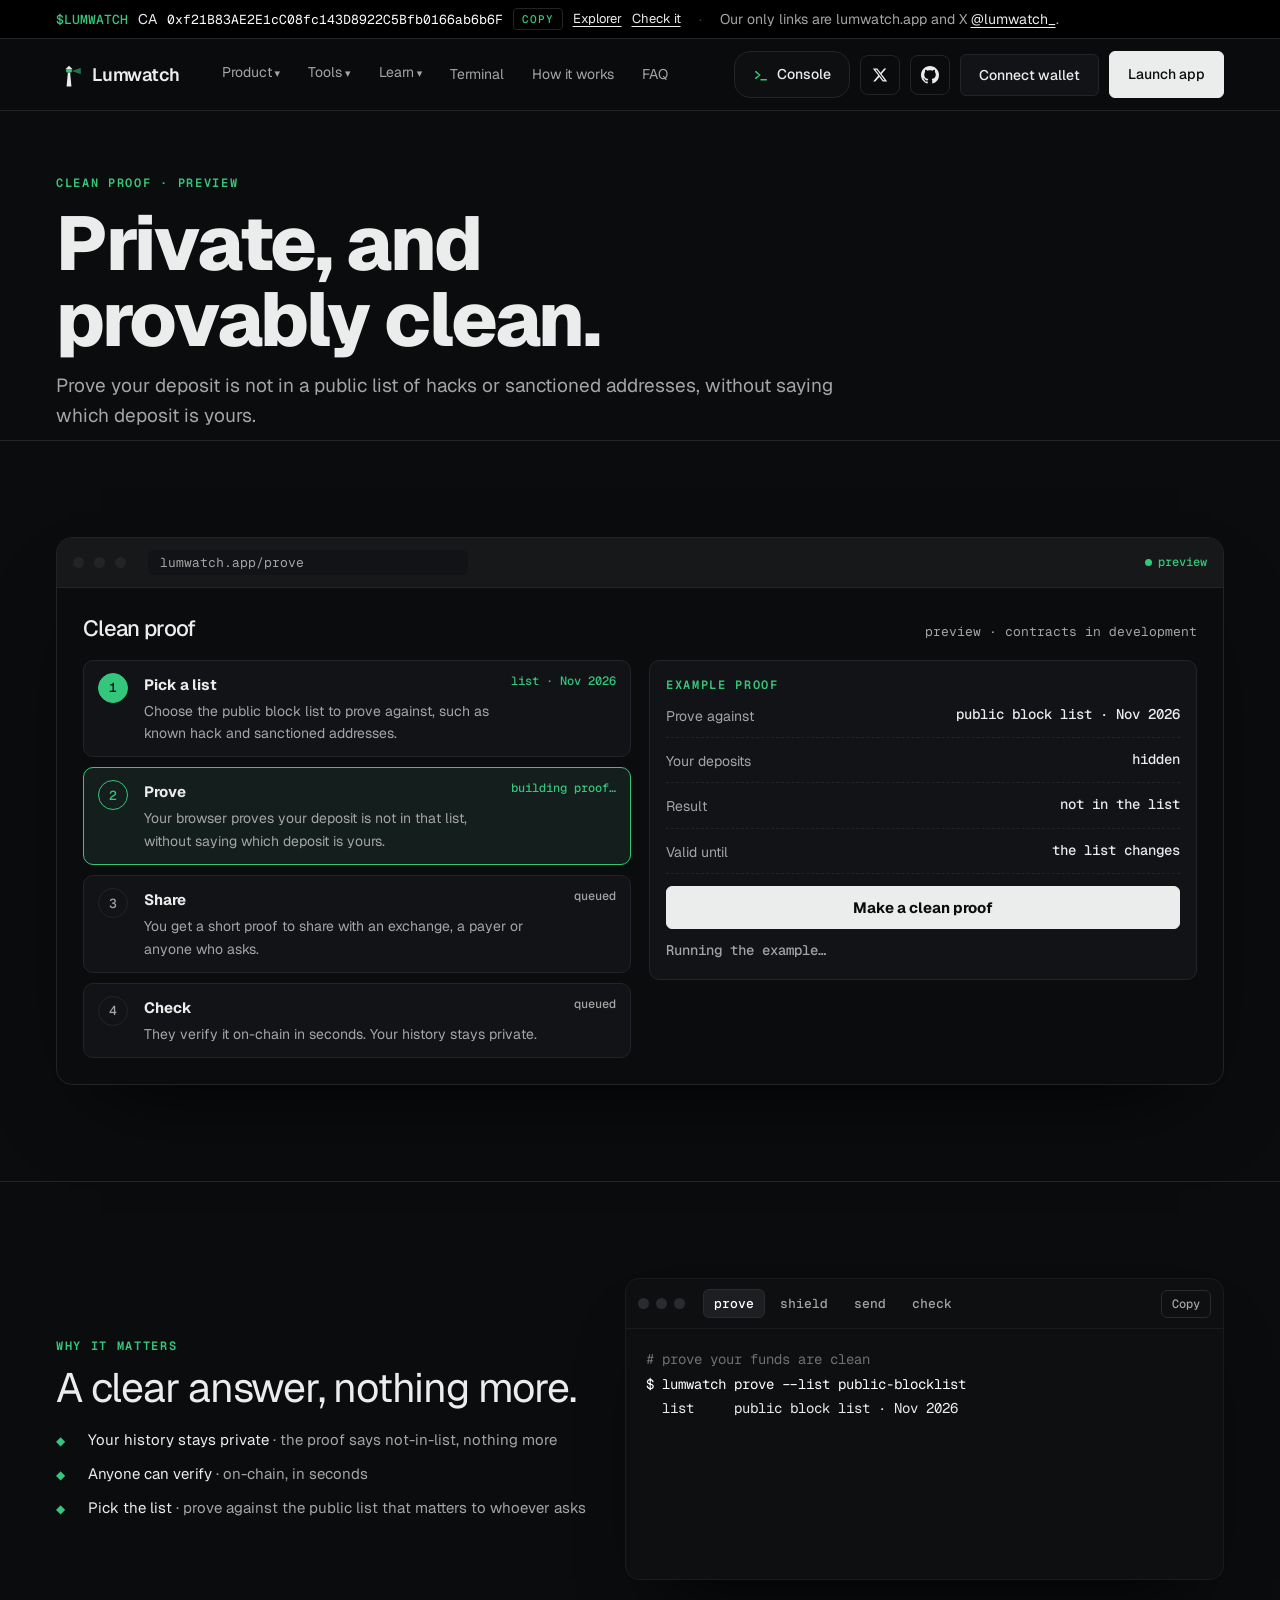
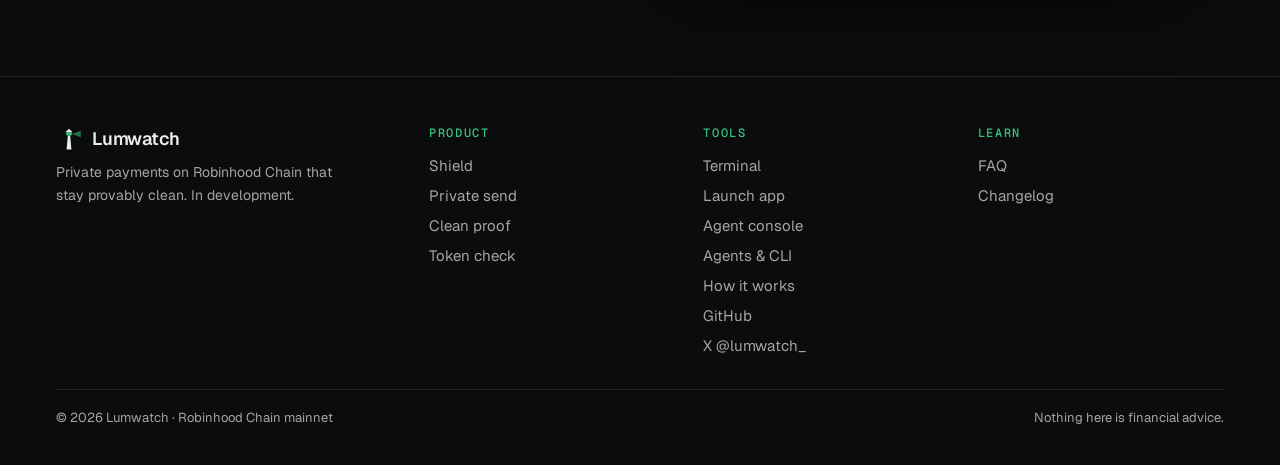
<file: prove/index.html>
<!doctype html>
<html lang="en">
<head>
<meta charset="utf-8">
<meta name="viewport" content="width=device-width, initial-scale=1, viewport-fit=cover">
<title>Clean proof · Lumwatch</title>
<meta name="description" content="Prove your funds are not from a public block list without revealing your history. In development.">
<link rel="canonical" href="https://lumwatch.app/prove/">
<meta property="og:title" content="Clean proof · Lumwatch">
<meta property="og:description" content="Prove your funds are not from a public block list without revealing your history. In development.">
<meta property="og:url" content="https://lumwatch.app/prove/">
<meta property="og:image" content="https://lumwatch.app/og.png">
<meta name="twitter:card" content="summary_large_image">
<meta name="twitter:site" content="@lumwatch_">
<meta name="theme-color" content="#0b0c0e">
<link rel="icon" href="data:image/svg+xml,%3Csvg xmlns='http://www.w3.org/2000/svg' viewBox='0 0 32 32'%3E%3Crect width='32' height='32' rx='7' fill='%230b0c0e'/%3E%3Cpath d='M13 29l1.6-16h2.8L19 29z' fill='%23ebecec'/%3E%3Crect x='12.5' y='9' width='7' height='4' rx='1' fill='%2334c77b'/%3E%3Cpath d='M11.5 9h9L16 4.5z' fill='%23ebecec'/%3E%3C/svg%3E">
<link rel="preconnect" href="https://fonts.googleapis.com">
<link rel="preconnect" href="https://fonts.gstatic.com" crossorigin>
<link rel="stylesheet" href="https://fonts.googleapis.com/css2?family=Geist:wght@300;400;500;600&family=Geist+Mono:wght@400;500&display=swap">
<link rel="stylesheet" href="/assets/style.css">
<link rel="stylesheet" href="/assets/extra.css">
</head>
<body data-page="prove">
<div class="tokenbar"><div class="wrap">
  <span class="ca"><b>$LUMWATCH</b> CA <code class="soon" id="ca-full">0xf21B83AE2E1cC08fc143D8922C5Bfb0166ab6b6F</code><button type="button" class="ca-copy" data-copy="0xf21B83AE2E1cC08fc143D8922C5Bfb0166ab6b6F" aria-label="Copy contract address">Copy</button><a href="https://robinhoodchain.blockscout.com/token/0xf21B83AE2E1cC08fc143D8922C5Bfb0166ab6b6F" target="_blank" rel="noopener">Explorer</a><a href="/check/?ca=0xf21B83AE2E1cC08fc143D8922C5Bfb0166ab6b6F">Check it</a></span>
  <span class="sep">·</span>
  <span class="muted">Our only links are lumwatch.app and X <a href="https://x.com/lumwatch_" target="_blank" rel="noopener">@lumwatch_</a>.</span>
</div></div>
<nav class="top" id="nav"><div class="wrap">
  <a class="brand" href="/"><svg width="26" height="26" viewBox="0 0 32 32" aria-hidden="true"><path d="M13 30l1.6-17h2.8L19 30z" fill="#ebecec"/><rect x="12.5" y="9" width="7" height="4" rx="1" fill="#34c77b"/><path d="M11.5 9h9L16 4.5z" fill="#ebecec"/><path d="M19.5 11l11-4v8z" fill="#34c77b" opacity=".55"/></svg>Lumwatch</a>
  <div class="menu" id="menu">
    <div class="dd"><button type="button" aria-expanded="false">Product</button>
      <div class="panel">
        <a href="/shield/"><b>Shield <i>PREVIEW</i></b><span>Turn USDG or ETH into a private balance only you can see.</span></a>
        <a href="/send/"><b>Private send <i>PREVIEW</i></b><span>Pay any address. Nothing links it back to your wallet.</span></a>
        <a href="/prove/"><b>Clean proof <i>PREVIEW</i></b><span>Prove your funds are not from a blocked list, without showing which ones are yours.</span></a>
        <a href="/check/"><b>Token check <i>LIVE</i></b><span>Free: check any Robinhood Chain token before you buy.</span></a>
      </div></div>
    <div class="dd"><button type="button" aria-expanded="false">Tools</button>
      <div class="panel">
        <a href="/terminal/"><b>Terminal <i>LIVE</i></b><span>Live Robinhood Chain desk: USDG and WETH flow, transfers, blocks, token check.</span></a>
        <a href="/console/"><b>Agent console <i>LIVE</i></b><span>Ask the agent to check a token or read your balance. Shield, send and prove as previews.</span></a>
        <a href="/agents/"><b>Agents &amp; CLI</b><span>Private payments from scripts and AI agents. MCP server planned.</span></a>
        <a href="/how/"><b>How it works</b><span>Shield, prove, relay, deliver. And the clean proof.</span></a>
      </div></div>
    <div class="dd"><button type="button" aria-expanded="false">Learn</button>
      <div class="panel">
        <a href="/faq/"><b>FAQ</b><span>Privacy, rules, fees and what is live today.</span></a>
        <a href="/log/"><b>Changelog</b><span>What shipped and what is next.</span></a>
      </div></div>
    <a href="/terminal/">Terminal</a>
    <a href="/how/">How it works</a>
    <a href="/faq/">FAQ</a>
  </div>
  <div class="navcta">
    <a class="btn console" href="/console/"><svg width="16" height="16" viewBox="0 0 24 24" fill="none" stroke="currentColor" stroke-width="2.2" stroke-linecap="round" stroke-linejoin="round" aria-hidden="true"><path d="M4 17l6-5-6-5M12 19h8"/></svg><span>Console</span></a>
    <a class="iconbtn" href="https://x.com/lumwatch_" target="_blank" rel="noopener" aria-label="Lumwatch on X"><svg width="16" height="16" viewBox="0 0 24 24" aria-hidden="true" fill="currentColor"><path d="M18.244 2.25h3.308l-7.227 8.26 8.502 11.24H16.17l-5.214-6.817L4.99 21.75H1.68l7.73-8.835L1.254 2.25H8.08l4.713 6.231zm-1.161 17.52h1.833L7.084 4.126H5.117z"/></svg></a>
    <a class="iconbtn" href="https://github.com/lumwatch" target="_blank" rel="noopener" aria-label="Lumwatch on GitHub"><svg width="18" height="18" viewBox="0 0 16 16" aria-hidden="true" fill="currentColor"><path d="M8 0C3.58 0 0 3.58 0 8c0 3.54 2.29 6.53 5.47 7.59.4.07.55-.17.55-.38 0-.19-.01-.82-.01-1.49-2.01.37-2.53-.49-2.69-.94-.09-.23-.48-.94-.82-1.13-.28-.15-.68-.52-.01-.53.63-.01 1.08.58 1.23.82.72 1.21 1.87.87 2.33.66.07-.52.28-.87.51-1.07-1.78-.2-3.64-.89-3.64-3.95 0-.87.31-1.59.82-2.15-.08-.2-.36-1.02.08-2.12 0 0 .67-.21 2.2.82.64-.18 1.32-.27 2-.27.68 0 1.36.09 2 .27 1.53-1.04 2.2-.82 2.2-.82.44 1.1.16 1.92.08 2.12.51.56.82 1.27.82 2.15 0 3.07-1.87 3.75-3.65 3.95.29.25.54.73.54 1.48 0 1.07-.01 1.93-.01 2.2 0 .21.15.46.55.38A8.013 8.013 0 0016 8c0-4.42-3.58-8-8-8z"/></svg></a>
    <button class="btn wallet" type="button" id="wallet">Connect wallet</button>
    <a class="btn primary" href="/app/">Launch app</a>
    <button class="btn burger" type="button" id="burger" aria-expanded="false">Menu</button>
  </div>
</div></nav>
<main>
<header class="pagehead"><div class="wrap"><div class="label">Clean proof · preview</div><h1>Private, and provably clean.</h1><p>Prove your deposit is not in a public list of hacks or sanctioned addresses, without saying which deposit is yours.</p></div></header>
<section class="band"><div class="wrap"><div class="app reveal"><div class="appbar"><i></i><i></i><i></i><span class="url">lumwatch.app/prove</span><span class="live">preview</span></div><div class="solo-wrap"><div class="view solo" id="v-watch">
        <div class="vh"><h3>Clean proof</h3><span>preview · contracts in development</span></div>
        <div class="flowgrid">
          <div class="steps" data-flow="watch" data-autorun="watch"><div class="step"><span class="n">1</span><div><b>Pick a list</b><p>Choose the public block list to prove against, such as known hack and sanctioned addresses.</p></div><span class="st">queued</span></div><div class="step"><span class="n">2</span><div><b>Prove</b><p>Your browser proves your deposit is not in that list, without saying which deposit is yours.</p></div><span class="st">queued</span></div><div class="step"><span class="n">3</span><div><b>Share</b><p>You get a short proof to share with an exchange, a payer or anyone who asks.</p></div><span class="st">queued</span></div><div class="step"><span class="n">4</span><div><b>Check</b><p>They verify it on-chain in seconds. Your history stays private.</p></div><span class="st">queued</span></div></div>
          <div class="form"><div class="label">Example proof</div><div class="row"><span>Prove against</span><b>public block list · Nov 2026</b></div><div class="row"><span>Your deposits</span><b>hidden</b></div><div class="row"><span>Result</span><b>not in the list</b></div><div class="row"><span>Valid until</span><b>the list changes</b></div>
            <button class="btn primary go" type="button" data-run="watch">Make a clean proof</button>
            <div class="result" id="r-watch">Example only. No proof is made.</div></div>
        </div>
      </div></div></div></div></section>
<section class="band"><div class="wrap agents"><div class="reveal"><div class="label">Why it matters</div><h2 class="h2s">A clear answer, nothing more.</h2><ul class="ticks"><li><div>Your history stays private <span>· the proof says not-in-list, nothing more</span></div></li><li><div>Anyone can verify <span>· on-chain, in seconds</span></div></li><li><div>Pick the list <span>· prove against the public list that matters to whoever asks</span></div></li></ul></div><div class="reveal"><div class="bpterm"><div class="tbar"><span class="dots"><i></i><i></i><i></i></span><div class="ttabs" role="tablist"><button type="button" data-cmd="prove" aria-selected="false">prove</button><button type="button" data-cmd="shield" aria-selected="false">shield</button><button type="button" data-cmd="send" aria-selected="false">send</button><button type="button" data-cmd="check" aria-selected="false">check</button></div><button class="tcopy" type="button" data-copycmd>Copy</button></div><pre aria-live="polite"></pre></div></div></div></section>
</main>
<footer><div class="wrap">
  <div><a class="brand" href="/" style="padding:0"><svg width="26" height="26" viewBox="0 0 32 32" aria-hidden="true"><path d="M13 30l1.6-17h2.8L19 30z" fill="#ebecec"/><rect x="12.5" y="9" width="7" height="4" rx="1" fill="#34c77b"/><path d="M11.5 9h9L16 4.5z" fill="#ebecec"/><path d="M19.5 11l11-4v8z" fill="#34c77b" opacity=".55"/></svg>Lumwatch</a><p class="muted" style="font-size:14px;margin:10px 0 0;max-width:34ch">Private payments on Robinhood Chain that stay provably clean. In development.</p></div>
  <div><h4>Product</h4><a href="/shield/">Shield</a><a href="/send/">Private send</a><a href="/prove/">Clean proof</a><a href="/check/">Token check</a></div>
  <div><h4>Tools</h4><a href="/terminal/">Terminal</a><a href="/app/">Launch app</a><a href="/console/">Agent console</a><a href="/agents/">Agents &amp; CLI</a><a href="/how/">How it works</a><a href="https://github.com/lumwatch" target="_blank" rel="noopener">GitHub</a><a href="https://x.com/lumwatch_" target="_blank" rel="noopener">X @lumwatch_</a></div>
  <div><h4>Learn</h4><a href="/faq/">FAQ</a><a href="/log/">Changelog</a></div>
  <div class="fine"><span>© 2026 Lumwatch · Robinhood Chain mainnet</span><span>Nothing here is financial advice.</span></div>
</div></footer>
<script src="/assets/site.js"></script>
</body>
</html>
</file>
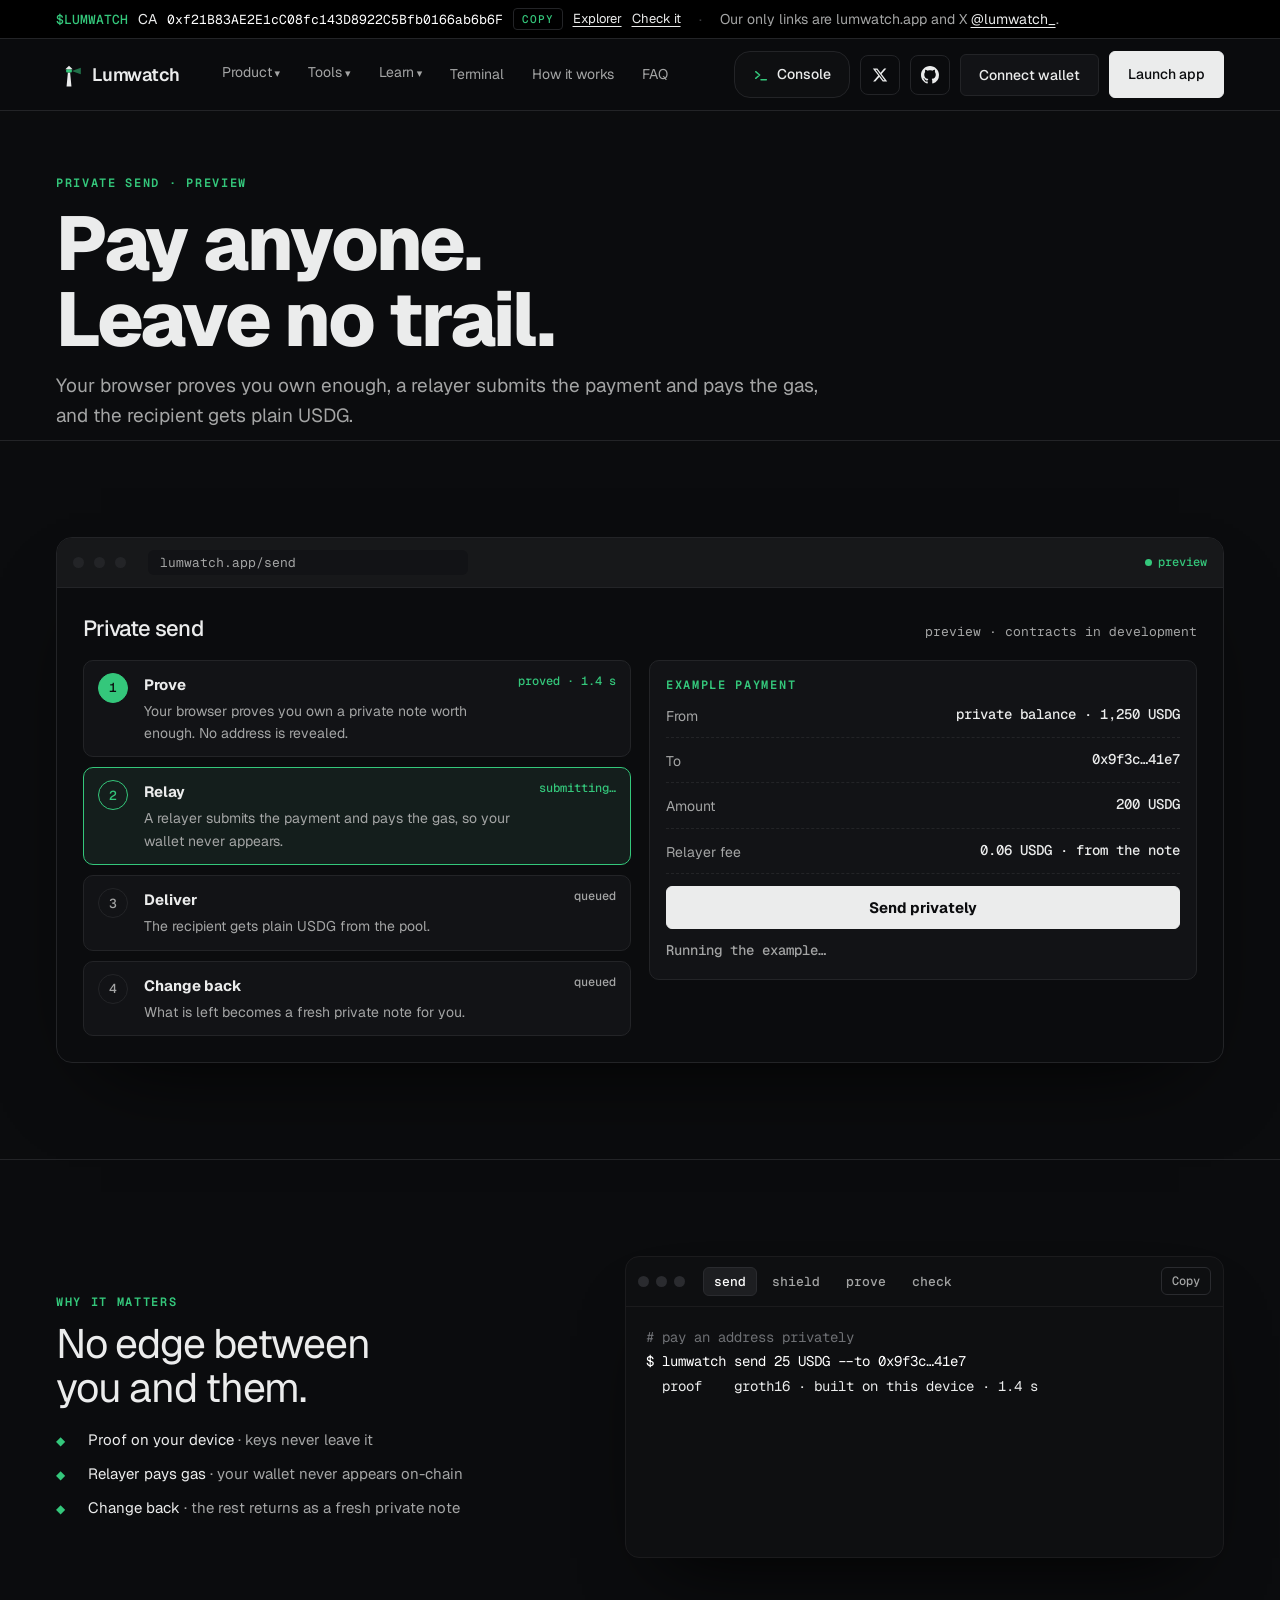
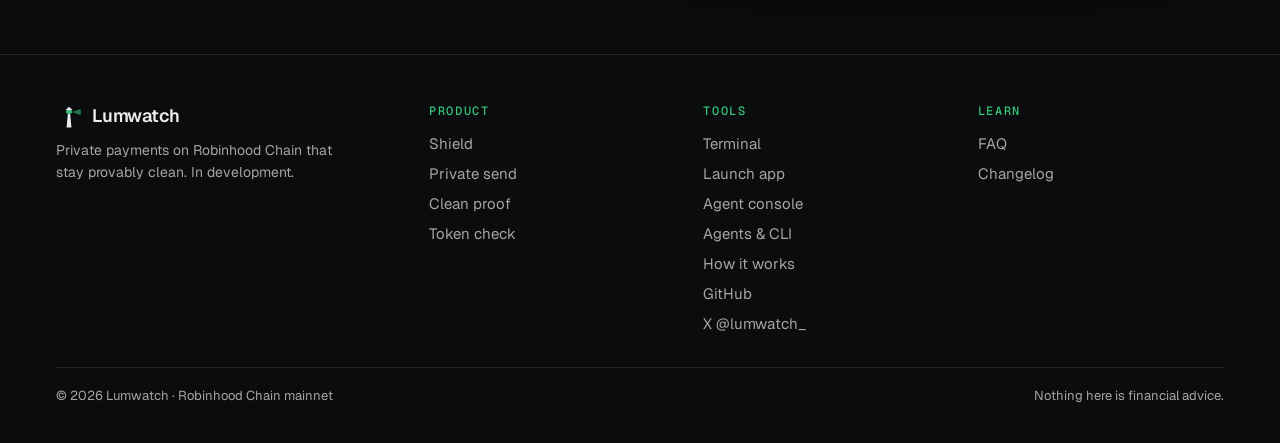
<file: send/index.html>
<!doctype html>
<html lang="en">
<head>
<meta charset="utf-8">
<meta name="viewport" content="width=device-width, initial-scale=1, viewport-fit=cover">
<title>Private send · Lumwatch</title>
<meta name="description" content="Pay any address without linking it to your wallet. In development.">
<link rel="canonical" href="https://lumwatch.app/send/">
<meta property="og:title" content="Private send · Lumwatch">
<meta property="og:description" content="Pay any address without linking it to your wallet. In development.">
<meta property="og:url" content="https://lumwatch.app/send/">
<meta property="og:image" content="https://lumwatch.app/og.png">
<meta name="twitter:card" content="summary_large_image">
<meta name="twitter:site" content="@lumwatch_">
<meta name="theme-color" content="#0b0c0e">
<link rel="icon" href="data:image/svg+xml,%3Csvg xmlns='http://www.w3.org/2000/svg' viewBox='0 0 32 32'%3E%3Crect width='32' height='32' rx='7' fill='%230b0c0e'/%3E%3Cpath d='M13 29l1.6-16h2.8L19 29z' fill='%23ebecec'/%3E%3Crect x='12.5' y='9' width='7' height='4' rx='1' fill='%2334c77b'/%3E%3Cpath d='M11.5 9h9L16 4.5z' fill='%23ebecec'/%3E%3C/svg%3E">
<link rel="preconnect" href="https://fonts.googleapis.com">
<link rel="preconnect" href="https://fonts.gstatic.com" crossorigin>
<link rel="stylesheet" href="https://fonts.googleapis.com/css2?family=Geist:wght@300;400;500;600&family=Geist+Mono:wght@400;500&display=swap">
<link rel="stylesheet" href="/assets/style.css">
<link rel="stylesheet" href="/assets/extra.css">
</head>
<body data-page="send">
<div class="tokenbar"><div class="wrap">
  <span class="ca"><b>$LUMWATCH</b> CA <code class="soon" id="ca-full">0xf21B83AE2E1cC08fc143D8922C5Bfb0166ab6b6F</code><button type="button" class="ca-copy" data-copy="0xf21B83AE2E1cC08fc143D8922C5Bfb0166ab6b6F" aria-label="Copy contract address">Copy</button><a href="https://robinhoodchain.blockscout.com/token/0xf21B83AE2E1cC08fc143D8922C5Bfb0166ab6b6F" target="_blank" rel="noopener">Explorer</a><a href="/check/?ca=0xf21B83AE2E1cC08fc143D8922C5Bfb0166ab6b6F">Check it</a></span>
  <span class="sep">·</span>
  <span class="muted">Our only links are lumwatch.app and X <a href="https://x.com/lumwatch_" target="_blank" rel="noopener">@lumwatch_</a>.</span>
</div></div>
<nav class="top" id="nav"><div class="wrap">
  <a class="brand" href="/"><svg width="26" height="26" viewBox="0 0 32 32" aria-hidden="true"><path d="M13 30l1.6-17h2.8L19 30z" fill="#ebecec"/><rect x="12.5" y="9" width="7" height="4" rx="1" fill="#34c77b"/><path d="M11.5 9h9L16 4.5z" fill="#ebecec"/><path d="M19.5 11l11-4v8z" fill="#34c77b" opacity=".55"/></svg>Lumwatch</a>
  <div class="menu" id="menu">
    <div class="dd"><button type="button" aria-expanded="false">Product</button>
      <div class="panel">
        <a href="/shield/"><b>Shield <i>PREVIEW</i></b><span>Turn USDG or ETH into a private balance only you can see.</span></a>
        <a href="/send/"><b>Private send <i>PREVIEW</i></b><span>Pay any address. Nothing links it back to your wallet.</span></a>
        <a href="/prove/"><b>Clean proof <i>PREVIEW</i></b><span>Prove your funds are not from a blocked list, without showing which ones are yours.</span></a>
        <a href="/check/"><b>Token check <i>LIVE</i></b><span>Free: check any Robinhood Chain token before you buy.</span></a>
      </div></div>
    <div class="dd"><button type="button" aria-expanded="false">Tools</button>
      <div class="panel">
        <a href="/terminal/"><b>Terminal <i>LIVE</i></b><span>Live Robinhood Chain desk: USDG and WETH flow, transfers, blocks, token check.</span></a>
        <a href="/console/"><b>Agent console <i>LIVE</i></b><span>Ask the agent to check a token or read your balance. Shield, send and prove as previews.</span></a>
        <a href="/agents/"><b>Agents &amp; CLI</b><span>Private payments from scripts and AI agents. MCP server planned.</span></a>
        <a href="/how/"><b>How it works</b><span>Shield, prove, relay, deliver. And the clean proof.</span></a>
      </div></div>
    <div class="dd"><button type="button" aria-expanded="false">Learn</button>
      <div class="panel">
        <a href="/faq/"><b>FAQ</b><span>Privacy, rules, fees and what is live today.</span></a>
        <a href="/log/"><b>Changelog</b><span>What shipped and what is next.</span></a>
      </div></div>
    <a href="/terminal/">Terminal</a>
    <a href="/how/">How it works</a>
    <a href="/faq/">FAQ</a>
  </div>
  <div class="navcta">
    <a class="btn console" href="/console/"><svg width="16" height="16" viewBox="0 0 24 24" fill="none" stroke="currentColor" stroke-width="2.2" stroke-linecap="round" stroke-linejoin="round" aria-hidden="true"><path d="M4 17l6-5-6-5M12 19h8"/></svg><span>Console</span></a>
    <a class="iconbtn" href="https://x.com/lumwatch_" target="_blank" rel="noopener" aria-label="Lumwatch on X"><svg width="16" height="16" viewBox="0 0 24 24" aria-hidden="true" fill="currentColor"><path d="M18.244 2.25h3.308l-7.227 8.26 8.502 11.24H16.17l-5.214-6.817L4.99 21.75H1.68l7.73-8.835L1.254 2.25H8.08l4.713 6.231zm-1.161 17.52h1.833L7.084 4.126H5.117z"/></svg></a>
    <a class="iconbtn" href="https://github.com/lumwatch" target="_blank" rel="noopener" aria-label="Lumwatch on GitHub"><svg width="18" height="18" viewBox="0 0 16 16" aria-hidden="true" fill="currentColor"><path d="M8 0C3.58 0 0 3.58 0 8c0 3.54 2.29 6.53 5.47 7.59.4.07.55-.17.55-.38 0-.19-.01-.82-.01-1.49-2.01.37-2.53-.49-2.69-.94-.09-.23-.48-.94-.82-1.13-.28-.15-.68-.52-.01-.53.63-.01 1.08.58 1.23.82.72 1.21 1.87.87 2.33.66.07-.52.28-.87.51-1.07-1.78-.2-3.64-.89-3.64-3.95 0-.87.31-1.59.82-2.15-.08-.2-.36-1.02.08-2.12 0 0 .67-.21 2.2.82.64-.18 1.32-.27 2-.27.68 0 1.36.09 2 .27 1.53-1.04 2.2-.82 2.2-.82.44 1.1.16 1.92.08 2.12.51.56.82 1.27.82 2.15 0 3.07-1.87 3.75-3.65 3.95.29.25.54.73.54 1.48 0 1.07-.01 1.93-.01 2.2 0 .21.15.46.55.38A8.013 8.013 0 0016 8c0-4.42-3.58-8-8-8z"/></svg></a>
    <button class="btn wallet" type="button" id="wallet">Connect wallet</button>
    <a class="btn primary" href="/app/">Launch app</a>
    <button class="btn burger" type="button" id="burger" aria-expanded="false">Menu</button>
  </div>
</div></nav>
<main>
<header class="pagehead"><div class="wrap"><div class="label">Private send · preview</div><h1>Pay anyone. Leave no trail.</h1><p>Your browser proves you own enough, a relayer submits the payment and pays the gas, and the recipient gets plain USDG.</p></div></header>
<section class="band"><div class="wrap"><div class="app reveal"><div class="appbar"><i></i><i></i><i></i><span class="url">lumwatch.app/send</span><span class="live">preview</span></div><div class="solo-wrap"><div class="view solo" id="v-market">
        <div class="vh"><h3>Private send</h3><span>preview · contracts in development</span></div>
        <div class="flowgrid">
          <div class="steps" data-flow="market" data-autorun="market"><div class="step"><span class="n">1</span><div><b>Prove</b><p>Your browser proves you own a private note worth enough. No address is revealed.</p></div><span class="st">queued</span></div><div class="step"><span class="n">2</span><div><b>Relay</b><p>A relayer submits the payment and pays the gas, so your wallet never appears.</p></div><span class="st">queued</span></div><div class="step"><span class="n">3</span><div><b>Deliver</b><p>The recipient gets plain USDG from the pool.</p></div><span class="st">queued</span></div><div class="step"><span class="n">4</span><div><b>Change back</b><p>What is left becomes a fresh private note for you.</p></div><span class="st">queued</span></div></div>
          <div class="form"><div class="label">Example payment</div><div class="row"><span>From</span><b>private balance · 1,250 USDG</b></div><div class="row"><span>To</span><b>0x9f3c…41e7</b></div><div class="row"><span>Amount</span><b>200 USDG</b></div><div class="row"><span>Relayer fee</span><b>0.06 USDG · from the note</b></div>
            <button class="btn primary go" type="button" data-run="market">Send privately</button>
            <div class="result" id="r-market">Example only. Nothing is sent.</div></div>
        </div>
      </div></div></div></div></section>
<section class="band"><div class="wrap agents"><div class="reveal"><div class="label">Why it matters</div><h2 class="h2s">No edge between you and them.</h2><ul class="ticks"><li><div>Proof on your device <span>· keys never leave it</span></div></li><li><div>Relayer pays gas <span>· your wallet never appears on-chain</span></div></li><li><div>Change back <span>· the rest returns as a fresh private note</span></div></li></ul></div><div class="reveal"><div class="bpterm"><div class="tbar"><span class="dots"><i></i><i></i><i></i></span><div class="ttabs" role="tablist"><button type="button" data-cmd="send" aria-selected="false">send</button><button type="button" data-cmd="shield" aria-selected="false">shield</button><button type="button" data-cmd="prove" aria-selected="false">prove</button><button type="button" data-cmd="check" aria-selected="false">check</button></div><button class="tcopy" type="button" data-copycmd>Copy</button></div><pre aria-live="polite"></pre></div></div></div></section>
</main>
<footer><div class="wrap">
  <div><a class="brand" href="/" style="padding:0"><svg width="26" height="26" viewBox="0 0 32 32" aria-hidden="true"><path d="M13 30l1.6-17h2.8L19 30z" fill="#ebecec"/><rect x="12.5" y="9" width="7" height="4" rx="1" fill="#34c77b"/><path d="M11.5 9h9L16 4.5z" fill="#ebecec"/><path d="M19.5 11l11-4v8z" fill="#34c77b" opacity=".55"/></svg>Lumwatch</a><p class="muted" style="font-size:14px;margin:10px 0 0;max-width:34ch">Private payments on Robinhood Chain that stay provably clean. In development.</p></div>
  <div><h4>Product</h4><a href="/shield/">Shield</a><a href="/send/">Private send</a><a href="/prove/">Clean proof</a><a href="/check/">Token check</a></div>
  <div><h4>Tools</h4><a href="/terminal/">Terminal</a><a href="/app/">Launch app</a><a href="/console/">Agent console</a><a href="/agents/">Agents &amp; CLI</a><a href="/how/">How it works</a><a href="https://github.com/lumwatch" target="_blank" rel="noopener">GitHub</a><a href="https://x.com/lumwatch_" target="_blank" rel="noopener">X @lumwatch_</a></div>
  <div><h4>Learn</h4><a href="/faq/">FAQ</a><a href="/log/">Changelog</a></div>
  <div class="fine"><span>© 2026 Lumwatch · Robinhood Chain mainnet</span><span>Nothing here is financial advice.</span></div>
</div></footer>
<script src="/assets/site.js"></script>
</body>
</html>
</file>
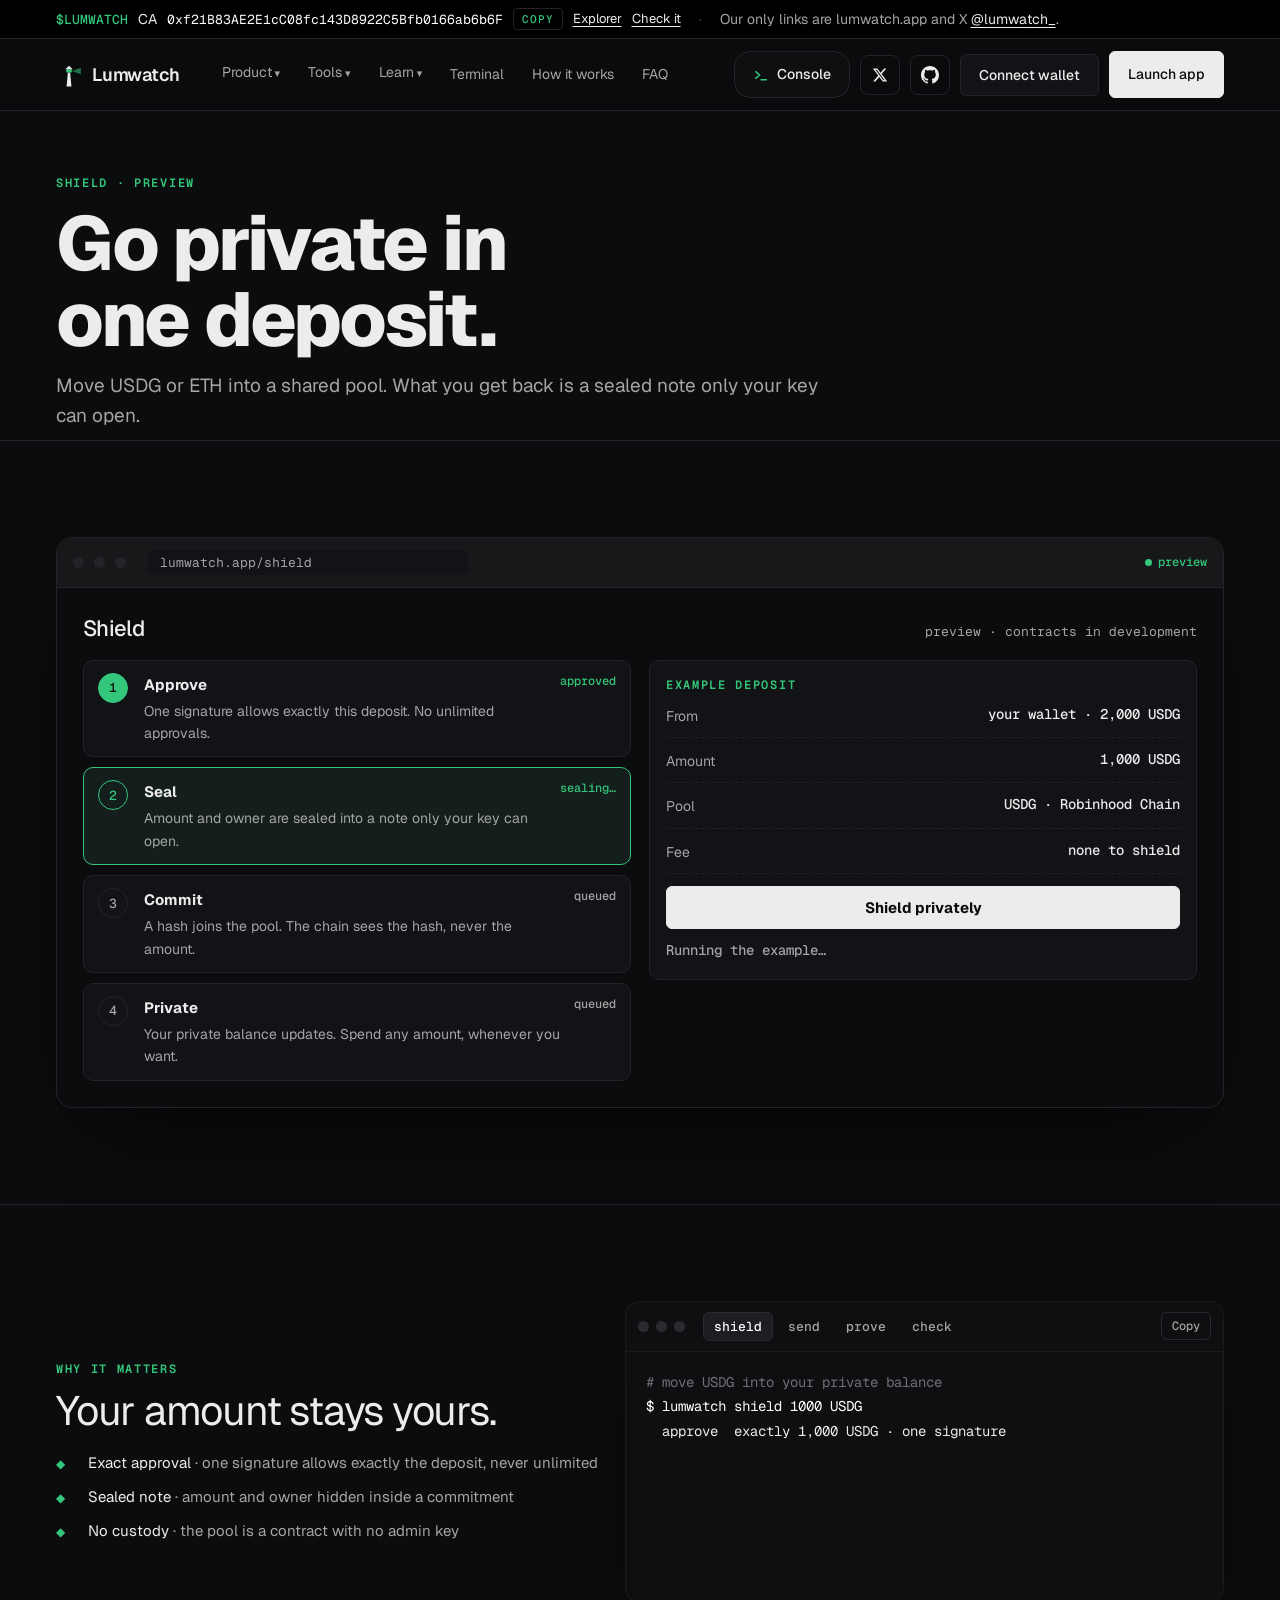
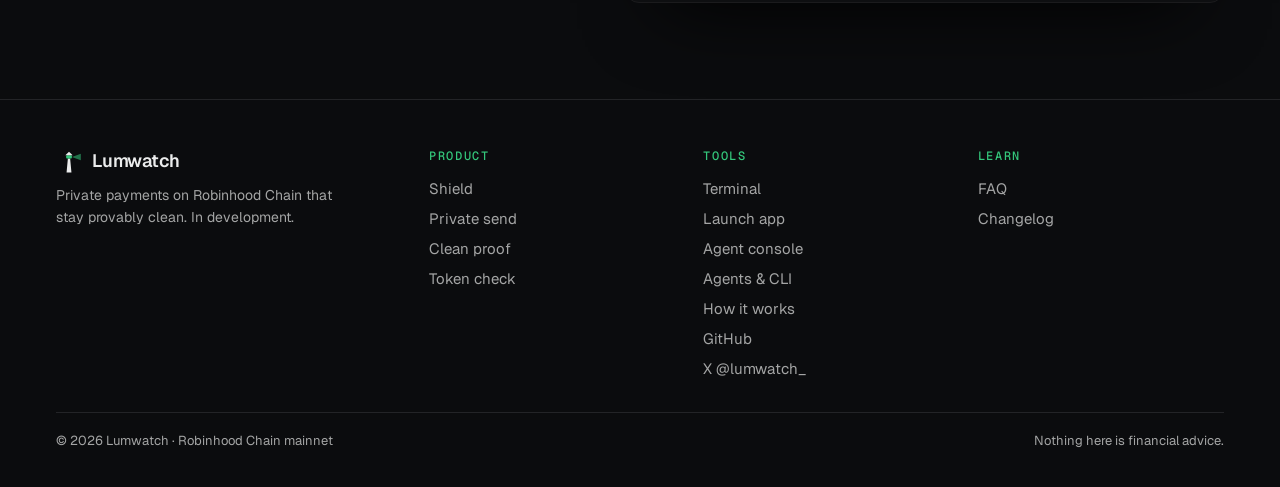
<file: shield/index.html>
<!doctype html>
<html lang="en">
<head>
<meta charset="utf-8">
<meta name="viewport" content="width=device-width, initial-scale=1, viewport-fit=cover">
<title>Shield · Lumwatch</title>
<meta name="description" content="Move USDG or ETH into a private balance only you can see. In development.">
<link rel="canonical" href="https://lumwatch.app/shield/">
<meta property="og:title" content="Shield · Lumwatch">
<meta property="og:description" content="Move USDG or ETH into a private balance only you can see. In development.">
<meta property="og:url" content="https://lumwatch.app/shield/">
<meta property="og:image" content="https://lumwatch.app/og.png">
<meta name="twitter:card" content="summary_large_image">
<meta name="twitter:site" content="@lumwatch_">
<meta name="theme-color" content="#0b0c0e">
<link rel="icon" href="data:image/svg+xml,%3Csvg xmlns='http://www.w3.org/2000/svg' viewBox='0 0 32 32'%3E%3Crect width='32' height='32' rx='7' fill='%230b0c0e'/%3E%3Cpath d='M13 29l1.6-16h2.8L19 29z' fill='%23ebecec'/%3E%3Crect x='12.5' y='9' width='7' height='4' rx='1' fill='%2334c77b'/%3E%3Cpath d='M11.5 9h9L16 4.5z' fill='%23ebecec'/%3E%3C/svg%3E">
<link rel="preconnect" href="https://fonts.googleapis.com">
<link rel="preconnect" href="https://fonts.gstatic.com" crossorigin>
<link rel="stylesheet" href="https://fonts.googleapis.com/css2?family=Geist:wght@300;400;500;600&family=Geist+Mono:wght@400;500&display=swap">
<link rel="stylesheet" href="/assets/style.css">
<link rel="stylesheet" href="/assets/extra.css">
</head>
<body data-page="shield">
<div class="tokenbar"><div class="wrap">
  <span class="ca"><b>$LUMWATCH</b> CA <code class="soon" id="ca-full">0xf21B83AE2E1cC08fc143D8922C5Bfb0166ab6b6F</code><button type="button" class="ca-copy" data-copy="0xf21B83AE2E1cC08fc143D8922C5Bfb0166ab6b6F" aria-label="Copy contract address">Copy</button><a href="https://robinhoodchain.blockscout.com/token/0xf21B83AE2E1cC08fc143D8922C5Bfb0166ab6b6F" target="_blank" rel="noopener">Explorer</a><a href="/check/?ca=0xf21B83AE2E1cC08fc143D8922C5Bfb0166ab6b6F">Check it</a></span>
  <span class="sep">·</span>
  <span class="muted">Our only links are lumwatch.app and X <a href="https://x.com/lumwatch_" target="_blank" rel="noopener">@lumwatch_</a>.</span>
</div></div>
<nav class="top" id="nav"><div class="wrap">
  <a class="brand" href="/"><svg width="26" height="26" viewBox="0 0 32 32" aria-hidden="true"><path d="M13 30l1.6-17h2.8L19 30z" fill="#ebecec"/><rect x="12.5" y="9" width="7" height="4" rx="1" fill="#34c77b"/><path d="M11.5 9h9L16 4.5z" fill="#ebecec"/><path d="M19.5 11l11-4v8z" fill="#34c77b" opacity=".55"/></svg>Lumwatch</a>
  <div class="menu" id="menu">
    <div class="dd"><button type="button" aria-expanded="false">Product</button>
      <div class="panel">
        <a href="/shield/"><b>Shield <i>PREVIEW</i></b><span>Turn USDG or ETH into a private balance only you can see.</span></a>
        <a href="/send/"><b>Private send <i>PREVIEW</i></b><span>Pay any address. Nothing links it back to your wallet.</span></a>
        <a href="/prove/"><b>Clean proof <i>PREVIEW</i></b><span>Prove your funds are not from a blocked list, without showing which ones are yours.</span></a>
        <a href="/check/"><b>Token check <i>LIVE</i></b><span>Free: check any Robinhood Chain token before you buy.</span></a>
      </div></div>
    <div class="dd"><button type="button" aria-expanded="false">Tools</button>
      <div class="panel">
        <a href="/terminal/"><b>Terminal <i>LIVE</i></b><span>Live Robinhood Chain desk: USDG and WETH flow, transfers, blocks, token check.</span></a>
        <a href="/console/"><b>Agent console <i>LIVE</i></b><span>Ask the agent to check a token or read your balance. Shield, send and prove as previews.</span></a>
        <a href="/agents/"><b>Agents &amp; CLI</b><span>Private payments from scripts and AI agents. MCP server planned.</span></a>
        <a href="/how/"><b>How it works</b><span>Shield, prove, relay, deliver. And the clean proof.</span></a>
      </div></div>
    <div class="dd"><button type="button" aria-expanded="false">Learn</button>
      <div class="panel">
        <a href="/faq/"><b>FAQ</b><span>Privacy, rules, fees and what is live today.</span></a>
        <a href="/log/"><b>Changelog</b><span>What shipped and what is next.</span></a>
      </div></div>
    <a href="/terminal/">Terminal</a>
    <a href="/how/">How it works</a>
    <a href="/faq/">FAQ</a>
  </div>
  <div class="navcta">
    <a class="btn console" href="/console/"><svg width="16" height="16" viewBox="0 0 24 24" fill="none" stroke="currentColor" stroke-width="2.2" stroke-linecap="round" stroke-linejoin="round" aria-hidden="true"><path d="M4 17l6-5-6-5M12 19h8"/></svg><span>Console</span></a>
    <a class="iconbtn" href="https://x.com/lumwatch_" target="_blank" rel="noopener" aria-label="Lumwatch on X"><svg width="16" height="16" viewBox="0 0 24 24" aria-hidden="true" fill="currentColor"><path d="M18.244 2.25h3.308l-7.227 8.26 8.502 11.24H16.17l-5.214-6.817L4.99 21.75H1.68l7.73-8.835L1.254 2.25H8.08l4.713 6.231zm-1.161 17.52h1.833L7.084 4.126H5.117z"/></svg></a>
    <a class="iconbtn" href="https://github.com/lumwatch" target="_blank" rel="noopener" aria-label="Lumwatch on GitHub"><svg width="18" height="18" viewBox="0 0 16 16" aria-hidden="true" fill="currentColor"><path d="M8 0C3.58 0 0 3.58 0 8c0 3.54 2.29 6.53 5.47 7.59.4.07.55-.17.55-.38 0-.19-.01-.82-.01-1.49-2.01.37-2.53-.49-2.69-.94-.09-.23-.48-.94-.82-1.13-.28-.15-.68-.52-.01-.53.63-.01 1.08.58 1.23.82.72 1.21 1.87.87 2.33.66.07-.52.28-.87.51-1.07-1.78-.2-3.64-.89-3.64-3.95 0-.87.31-1.59.82-2.15-.08-.2-.36-1.02.08-2.12 0 0 .67-.21 2.2.82.64-.18 1.32-.27 2-.27.68 0 1.36.09 2 .27 1.53-1.04 2.2-.82 2.2-.82.44 1.1.16 1.92.08 2.12.51.56.82 1.27.82 2.15 0 3.07-1.87 3.75-3.65 3.95.29.25.54.73.54 1.48 0 1.07-.01 1.93-.01 2.2 0 .21.15.46.55.38A8.013 8.013 0 0016 8c0-4.42-3.58-8-8-8z"/></svg></a>
    <button class="btn wallet" type="button" id="wallet">Connect wallet</button>
    <a class="btn primary" href="/app/">Launch app</a>
    <button class="btn burger" type="button" id="burger" aria-expanded="false">Menu</button>
  </div>
</div></nav>
<main>
<header class="pagehead"><div class="wrap"><div class="label">Shield · preview</div><h1>Go private in one deposit.</h1><p>Move USDG or ETH into a shared pool. What you get back is a sealed note only your key can open.</p></div></header>
<section class="band"><div class="wrap"><div class="app reveal"><div class="appbar"><i></i><i></i><i></i><span class="url">lumwatch.app/shield</span><span class="live">preview</span></div><div class="solo-wrap"><div class="view solo" id="v-granary">
        <div class="vh"><h3>Shield</h3><span>preview · contracts in development</span></div>
        <div class="flowgrid">
          <div class="steps" data-flow="granary" data-autorun="granary"><div class="step"><span class="n">1</span><div><b>Approve</b><p>One signature allows exactly this deposit. No unlimited approvals.</p></div><span class="st">queued</span></div><div class="step"><span class="n">2</span><div><b>Seal</b><p>Amount and owner are sealed into a note only your key can open.</p></div><span class="st">queued</span></div><div class="step"><span class="n">3</span><div><b>Commit</b><p>A hash joins the pool. The chain sees the hash, never the amount.</p></div><span class="st">queued</span></div><div class="step"><span class="n">4</span><div><b>Private</b><p>Your private balance updates. Spend any amount, whenever you want.</p></div><span class="st">queued</span></div></div>
          <div class="form"><div class="label">Example deposit</div><div class="row"><span>From</span><b>your wallet · 2,000 USDG</b></div><div class="row"><span>Amount</span><b>1,000 USDG</b></div><div class="row"><span>Pool</span><b>USDG · Robinhood Chain</b></div><div class="row"><span>Fee</span><b>none to shield</b></div>
            <button class="btn primary go" type="button" data-run="granary">Shield privately</button>
            <div class="result" id="r-granary">Example only. Nothing is deposited.</div></div>
        </div>
      </div></div></div></div></section>
<section class="band"><div class="wrap agents"><div class="reveal"><div class="label">Why it matters</div><h2 class="h2s">Your amount stays yours.</h2><ul class="ticks"><li><div>Exact approval <span>· one signature allows exactly the deposit, never unlimited</span></div></li><li><div>Sealed note <span>· amount and owner hidden inside a commitment</span></div></li><li><div>No custody <span>· the pool is a contract with no admin key</span></div></li></ul></div><div class="reveal"><div class="bpterm"><div class="tbar"><span class="dots"><i></i><i></i><i></i></span><div class="ttabs" role="tablist"><button type="button" data-cmd="shield" aria-selected="false">shield</button><button type="button" data-cmd="send" aria-selected="false">send</button><button type="button" data-cmd="prove" aria-selected="false">prove</button><button type="button" data-cmd="check" aria-selected="false">check</button></div><button class="tcopy" type="button" data-copycmd>Copy</button></div><pre aria-live="polite"></pre></div></div></div></section>
</main>
<footer><div class="wrap">
  <div><a class="brand" href="/" style="padding:0"><svg width="26" height="26" viewBox="0 0 32 32" aria-hidden="true"><path d="M13 30l1.6-17h2.8L19 30z" fill="#ebecec"/><rect x="12.5" y="9" width="7" height="4" rx="1" fill="#34c77b"/><path d="M11.5 9h9L16 4.5z" fill="#ebecec"/><path d="M19.5 11l11-4v8z" fill="#34c77b" opacity=".55"/></svg>Lumwatch</a><p class="muted" style="font-size:14px;margin:10px 0 0;max-width:34ch">Private payments on Robinhood Chain that stay provably clean. In development.</p></div>
  <div><h4>Product</h4><a href="/shield/">Shield</a><a href="/send/">Private send</a><a href="/prove/">Clean proof</a><a href="/check/">Token check</a></div>
  <div><h4>Tools</h4><a href="/terminal/">Terminal</a><a href="/app/">Launch app</a><a href="/console/">Agent console</a><a href="/agents/">Agents &amp; CLI</a><a href="/how/">How it works</a><a href="https://github.com/lumwatch" target="_blank" rel="noopener">GitHub</a><a href="https://x.com/lumwatch_" target="_blank" rel="noopener">X @lumwatch_</a></div>
  <div><h4>Learn</h4><a href="/faq/">FAQ</a><a href="/log/">Changelog</a></div>
  <div class="fine"><span>© 2026 Lumwatch · Robinhood Chain mainnet</span><span>Nothing here is financial advice.</span></div>
</div></footer>
<script src="/assets/site.js"></script>
</body>
</html>
</file>
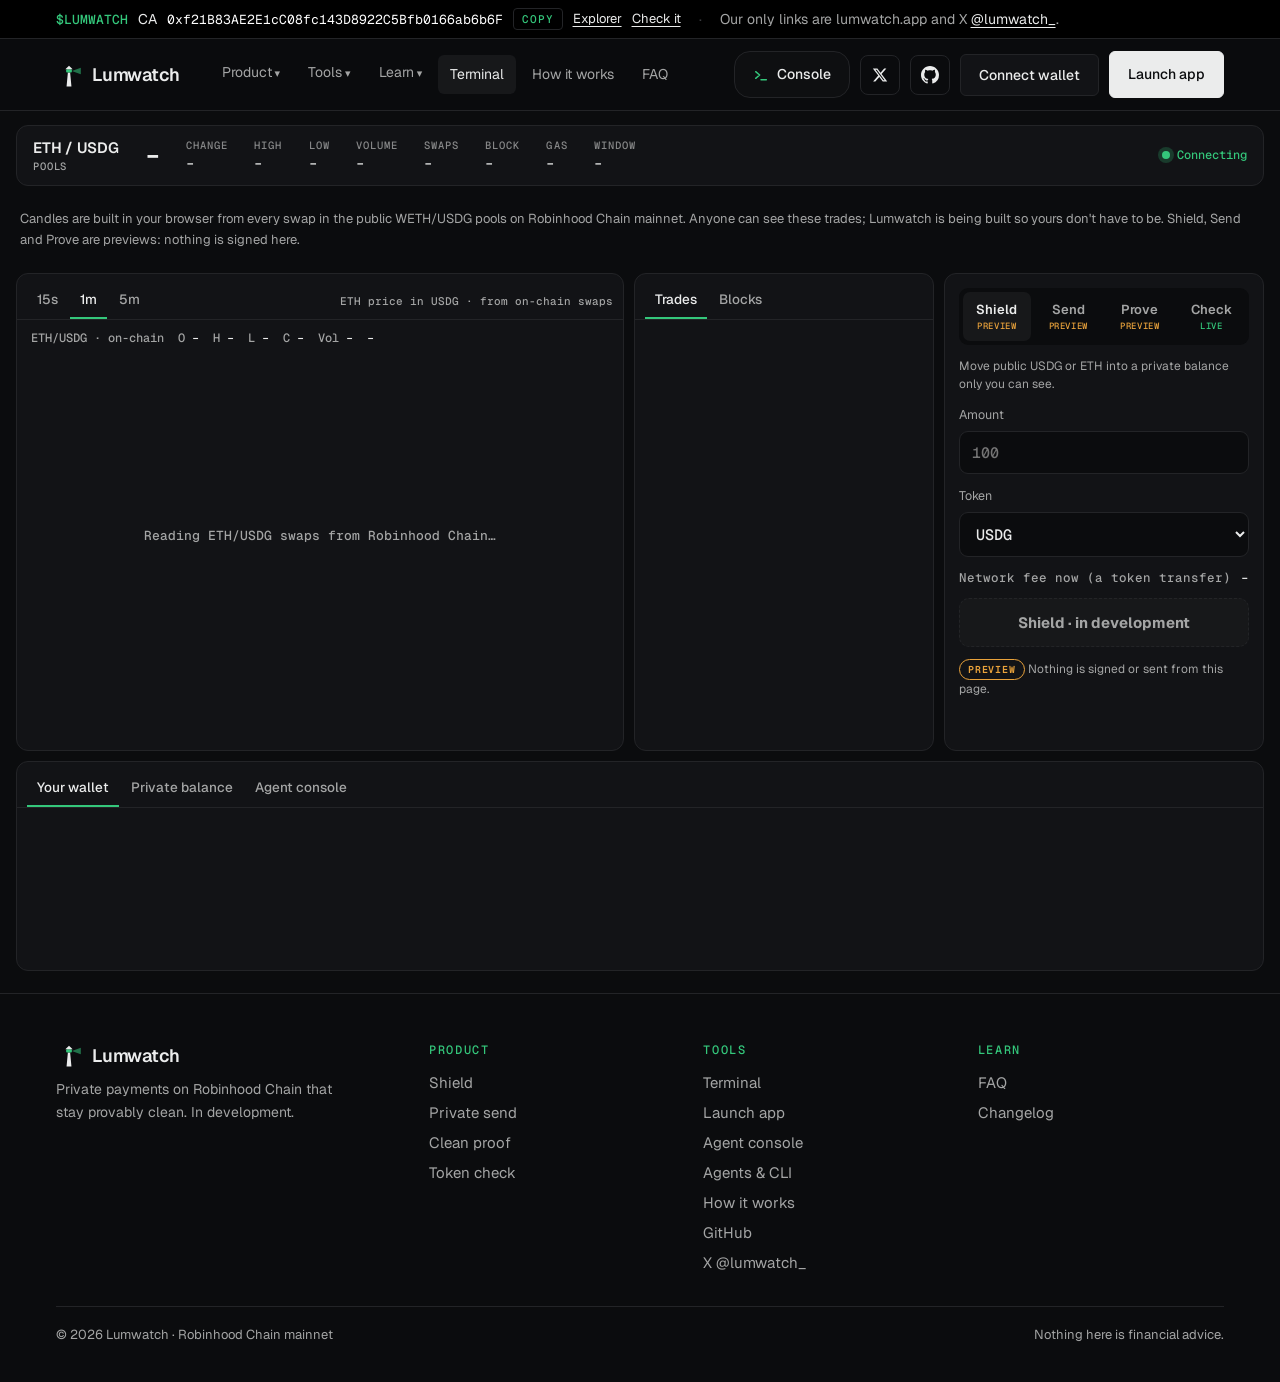
<file: terminal/index.html>
<!doctype html>
<html lang="en">
<head>
<meta charset="utf-8">
<meta name="viewport" content="width=device-width, initial-scale=1, viewport-fit=cover">
<title>Terminal · Lumwatch</title>
<meta name="description" content="A live Robinhood Chain desk: USDG and WETH flow, transfers and blocks as they land, and a token check. Shield, send and prove as previews.">
<link rel="canonical" href="https://lumwatch.app/terminal/">
<meta property="og:title" content="Terminal · Lumwatch">
<meta property="og:description" content="A live Robinhood Chain desk: USDG and WETH flow, transfers and blocks as they land, and a token check. Shield, send and prove as previews.">
<meta property="og:url" content="https://lumwatch.app/terminal/">
<meta property="og:image" content="https://lumwatch.app/og.png">
<meta name="twitter:card" content="summary_large_image">
<meta name="twitter:site" content="@lumwatch_">
<meta name="theme-color" content="#0b0c0e">
<link rel="icon" href="data:image/svg+xml,%3Csvg xmlns='http://www.w3.org/2000/svg' viewBox='0 0 32 32'%3E%3Crect width='32' height='32' rx='7' fill='%230b0c0e'/%3E%3Cpath d='M13 29l1.6-16h2.8L19 29z' fill='%23ebecec'/%3E%3Crect x='12.5' y='9' width='7' height='4' rx='1' fill='%2334c77b'/%3E%3Cpath d='M11.5 9h9L16 4.5z' fill='%23ebecec'/%3E%3C/svg%3E">
<link rel="preconnect" href="https://fonts.googleapis.com">
<link rel="preconnect" href="https://fonts.gstatic.com" crossorigin>
<link rel="stylesheet" href="https://fonts.googleapis.com/css2?family=Geist:wght@300;400;500;600&family=Geist+Mono:wght@400;500&display=swap">
<link rel="stylesheet" href="/assets/style.css">
<link rel="stylesheet" href="/assets/extra.css"><link rel="stylesheet" href="/assets/terminal.css">
</head>
<body data-page="terminal">
<div class="tokenbar"><div class="wrap">
  <span class="ca"><b>$LUMWATCH</b> CA <code class="soon" id="ca-full">0xf21B83AE2E1cC08fc143D8922C5Bfb0166ab6b6F</code><button type="button" class="ca-copy" data-copy="0xf21B83AE2E1cC08fc143D8922C5Bfb0166ab6b6F" aria-label="Copy contract address">Copy</button><a href="https://robinhoodchain.blockscout.com/token/0xf21B83AE2E1cC08fc143D8922C5Bfb0166ab6b6F" target="_blank" rel="noopener">Explorer</a><a href="/check/?ca=0xf21B83AE2E1cC08fc143D8922C5Bfb0166ab6b6F">Check it</a></span>
  <span class="sep">·</span>
  <span class="muted">Our only links are lumwatch.app and X <a href="https://x.com/lumwatch_" target="_blank" rel="noopener">@lumwatch_</a>.</span>
</div></div>
<nav class="top" id="nav"><div class="wrap">
  <a class="brand" href="/"><svg width="26" height="26" viewBox="0 0 32 32" aria-hidden="true"><path d="M13 30l1.6-17h2.8L19 30z" fill="#ebecec"/><rect x="12.5" y="9" width="7" height="4" rx="1" fill="#34c77b"/><path d="M11.5 9h9L16 4.5z" fill="#ebecec"/><path d="M19.5 11l11-4v8z" fill="#34c77b" opacity=".55"/></svg>Lumwatch</a>
  <div class="menu" id="menu">
    <div class="dd"><button type="button" aria-expanded="false">Product</button>
      <div class="panel">
        <a href="/shield/"><b>Shield <i>PREVIEW</i></b><span>Turn USDG or ETH into a private balance only you can see.</span></a>
        <a href="/send/"><b>Private send <i>PREVIEW</i></b><span>Pay any address. Nothing links it back to your wallet.</span></a>
        <a href="/prove/"><b>Clean proof <i>PREVIEW</i></b><span>Prove your funds are not from a blocked list, without showing which ones are yours.</span></a>
        <a href="/check/"><b>Token check <i>LIVE</i></b><span>Free: check any Robinhood Chain token before you buy.</span></a>
      </div></div>
    <div class="dd"><button type="button" aria-expanded="false">Tools</button>
      <div class="panel">
        <a href="/terminal/"><b>Terminal <i>LIVE</i></b><span>Live Robinhood Chain desk: USDG and WETH flow, transfers, blocks, token check.</span></a>
        <a href="/console/"><b>Agent console <i>LIVE</i></b><span>Ask the agent to check a token or read your balance. Shield, send and prove as previews.</span></a>
        <a href="/agents/"><b>Agents &amp; CLI</b><span>Private payments from scripts and AI agents. MCP server planned.</span></a>
        <a href="/how/"><b>How it works</b><span>Shield, prove, relay, deliver. And the clean proof.</span></a>
      </div></div>
    <div class="dd"><button type="button" aria-expanded="false">Learn</button>
      <div class="panel">
        <a href="/faq/"><b>FAQ</b><span>Privacy, rules, fees and what is live today.</span></a>
        <a href="/log/"><b>Changelog</b><span>What shipped and what is next.</span></a>
      </div></div>
    <a href="/terminal/" class="on" aria-current="page">Terminal</a>
    <a href="/how/">How it works</a>
    <a href="/faq/">FAQ</a>
  </div>
  <div class="navcta">
    <a class="btn console" href="/console/"><svg width="16" height="16" viewBox="0 0 24 24" fill="none" stroke="currentColor" stroke-width="2.2" stroke-linecap="round" stroke-linejoin="round" aria-hidden="true"><path d="M4 17l6-5-6-5M12 19h8"/></svg><span>Console</span></a>
    <a class="iconbtn" href="https://x.com/lumwatch_" target="_blank" rel="noopener" aria-label="Lumwatch on X"><svg width="16" height="16" viewBox="0 0 24 24" aria-hidden="true" fill="currentColor"><path d="M18.244 2.25h3.308l-7.227 8.26 8.502 11.24H16.17l-5.214-6.817L4.99 21.75H1.68l7.73-8.835L1.254 2.25H8.08l4.713 6.231zm-1.161 17.52h1.833L7.084 4.126H5.117z"/></svg></a>
    <a class="iconbtn" href="https://github.com/lumwatch" target="_blank" rel="noopener" aria-label="Lumwatch on GitHub"><svg width="18" height="18" viewBox="0 0 16 16" aria-hidden="true" fill="currentColor"><path d="M8 0C3.58 0 0 3.58 0 8c0 3.54 2.29 6.53 5.47 7.59.4.07.55-.17.55-.38 0-.19-.01-.82-.01-1.49-2.01.37-2.53-.49-2.69-.94-.09-.23-.48-.94-.82-1.13-.28-.15-.68-.52-.01-.53.63-.01 1.08.58 1.23.82.72 1.21 1.87.87 2.33.66.07-.52.28-.87.51-1.07-1.78-.2-3.64-.89-3.64-3.95 0-.87.31-1.59.82-2.15-.08-.2-.36-1.02.08-2.12 0 0 .67-.21 2.2.82.64-.18 1.32-.27 2-.27.68 0 1.36.09 2 .27 1.53-1.04 2.2-.82 2.2-.82.44 1.1.16 1.92.08 2.12.51.56.82 1.27.82 2.15 0 3.07-1.87 3.75-3.65 3.95.29.25.54.73.54 1.48 0 1.07-.01 1.93-.01 2.2 0 .21.15.46.55.38A8.013 8.013 0 0016 8c0-4.42-3.58-8-8-8z"/></svg></a>
    <button class="btn wallet" type="button" id="wallet">Connect wallet</button>
    <a class="btn primary" href="/app/">Launch app</a>
    <button class="btn burger" type="button" id="burger" aria-expanded="false">Menu</button>
  </div>
</div></nav>
<main>
<div class="tm" id="tm">
  <div class="tm-bar">
    <div class="tm-pair"><b>ETH / USDG</b><span id="tm-s-pools">pools</span></div>
    <b class="tm-big" id="tm-big">–</b>
    <div class="tm-stat"><span>Change</span><b id="tm-s-chg">–</b></div>
    <div class="tm-stat"><span>High</span><b id="tm-s-hi">–</b></div>
    <div class="tm-stat"><span>Low</span><b id="tm-s-lo">–</b></div>
    <div class="tm-stat"><span>Volume</span><b id="tm-s-vol">–</b></div>
    <div class="tm-stat"><span>Swaps</span><b id="tm-s-n">–</b></div>
    <div class="tm-stat"><span>Block</span><b id="tm-s-block">–</b></div>
    <div class="tm-stat"><span>Gas</span><b id="tm-s-gas">–</b></div>
    <div class="tm-stat"><span>Window</span><b id="tm-s-win">–</b></div>
    <span class="tm-live" id="tm-live"><i></i> Connecting</span>
  </div>
  <p class="tm-note">Candles are built in your browser from every swap in the public WETH/USDG pools on Robinhood Chain mainnet. Anyone can see these trades; Lumwatch is being built so yours don't have to be. Shield, Send and Prove are previews: nothing is signed here.</p>
  <div class="tm-grid">
    <section class="tm-panel" aria-label="Chart">
      <div class="tm-tabs" role="tablist"><button type="button" role="tab" data-tf="15s" aria-selected="false">15s</button><button type="button" role="tab" data-tf="1m" aria-selected="true">1m</button><button type="button" role="tab" data-tf="5m" aria-selected="false">5m</button><span class="sp"></span><small>ETH price in USDG · from on-chain swaps</small></div>
      <div class="tm-chart"><div class="tm-legend"><span>ETH/USDG · <span>on-chain</span></span><span>O <b id="tm-o">–</b></span><span>H <b id="tm-h">–</b></span><span>L <b id="tm-l">–</b></span><span>C <b id="tm-c">–</b></span><span>Vol <b id="tm-v">–</b></span><span><b id="tm-n">–</b></span></div><canvas id="tm-cv" aria-label="ETH/USDG candlestick chart from on-chain swaps"></canvas><div class="tm-load" id="tm-load">Reading the chain…</div></div>
    </section>
    <section class="tm-panel" aria-label="Live feed">
      <div class="tm-tabs" role="tablist"><button type="button" role="tab" data-feed="trades" aria-selected="true">Trades</button><button type="button" role="tab" data-feed="blk" aria-selected="false">Blocks</button></div>
      <div class="tm-feedhead" id="tm-fh"></div>
      <div class="tm-feed" id="tm-feed"></div>
    </section>
    <section class="tm-panel tm-actp" aria-label="Actions">
      <div class="tm-act">
        <div class="tm-seg" role="group" aria-label="Action"><button type="button" data-act="shield" aria-pressed="true">Shield<i>PREVIEW</i></button><button type="button" data-act="send" aria-pressed="false">Send<i>PREVIEW</i></button><button type="button" data-act="prove" aria-pressed="false">Prove<i>PREVIEW</i></button><button type="button" class="live" data-act="check" aria-pressed="false">Check<i>LIVE</i></button></div>
        <div data-actpane="shield" class="tm-act" style="padding:0">
          <p class="tm-small">Move public USDG or ETH into a private balance only you can see.</p>
          <label>Amount<input inputmode="decimal" placeholder="100" aria-label="Amount to shield"></label>
          <label>Token<select aria-label="Token to shield"><option>USDG</option><option>ETH</option></select></label>
          <div class="tm-kv"><span>Network fee now (a token transfer)</span><b id="tm-fee">–</b></div>
          <button class="tm-go" type="button" disabled>Shield · in development</button>
          <p class="tm-small"><span class="tm-badge pv">PREVIEW</span> Nothing is signed or sent from this page.</p>
        </div>
        <div data-actpane="send" class="tm-act" style="padding:0" hidden>
          <p class="tm-small">Pay any address from your private balance. Nothing links it back to your wallet.</p>
          <label>To<input placeholder="0x…" aria-label="Recipient"></label>
          <label>Amount<input inputmode="decimal" placeholder="25" aria-label="Amount to send"></label>
          <button class="tm-go" type="button" disabled>Send privately · in development</button>
          <p class="tm-small"><span class="tm-badge pv">PREVIEW</span> Nothing is signed or sent from this page.</p>
        </div>
        <div data-actpane="prove" class="tm-act" style="padding:0" hidden>
          <p class="tm-small">Prove your funds are not from a public block list, without showing which deposits are yours.</p>
          <button class="tm-go" type="button" disabled>Make a clean proof · in development</button>
          <p class="tm-small"><span class="tm-badge pv">PREVIEW</span> Nothing is signed or sent from this page.</p>
        </div>
        <div data-actpane="check" class="tm-act" style="padding:0" hidden>
          <p class="tm-small">Check any Robinhood Chain token before you buy. Read live from the chain and Sourcify.</p>
          <form id="tm-checkform" class="tm-act" style="padding:0"><label>Token address<input id="tm-checkaddr" placeholder="0x…" autocomplete="off" spellcheck="false"></label><button class="tm-go" type="submit">Check token</button></form>
          <ul class="tm-checks" id="tm-checkout" aria-live="polite"></ul>
          <p class="tm-small"><span class="tm-badge lv">LIVE</span> Read-only. Full report on the <a href="/check/">Token check</a> page.</p>
        </div>
      </div>
    </section>
  </div>
  <section class="tm-panel tm-bottom" aria-label="Your account">
    <div class="tm-tabs" role="tablist"><button type="button" role="tab" data-btab="mine" aria-selected="true">Your wallet</button><button type="button" role="tab" data-btab="notes" aria-selected="false">Private balance</button><button type="button" role="tab" data-btab="agent" aria-selected="false">Agent console</button></div>
    <div class="tm-pane" data-bpane="mine" id="tm-mine"></div>
    <div class="tm-pane" data-bpane="notes" hidden><div class="tm-empty"><p style="margin:0">Your private balance will show here once Shield ships. <span class="tm-badge pv">PREVIEW</span></p></div></div>
    <div class="tm-pane" data-bpane="agent" hidden><div class="tm-empty"><p style="margin:0">Ask the Lumwatch agent to check a token or read your balance, in plain words.</p><a class="tm-btn" href="/console/">Open the agent console</a></div></div>
  </section>
</div>
</main>
<footer><div class="wrap">
  <div><a class="brand" href="/" style="padding:0"><svg width="26" height="26" viewBox="0 0 32 32" aria-hidden="true"><path d="M13 30l1.6-17h2.8L19 30z" fill="#ebecec"/><rect x="12.5" y="9" width="7" height="4" rx="1" fill="#34c77b"/><path d="M11.5 9h9L16 4.5z" fill="#ebecec"/><path d="M19.5 11l11-4v8z" fill="#34c77b" opacity=".55"/></svg>Lumwatch</a><p class="muted" style="font-size:14px;margin:10px 0 0;max-width:34ch">Private payments on Robinhood Chain that stay provably clean. In development.</p></div>
  <div><h4>Product</h4><a href="/shield/">Shield</a><a href="/send/">Private send</a><a href="/prove/">Clean proof</a><a href="/check/">Token check</a></div>
  <div><h4>Tools</h4><a href="/terminal/">Terminal</a><a href="/app/">Launch app</a><a href="/console/">Agent console</a><a href="/agents/">Agents &amp; CLI</a><a href="/how/">How it works</a><a href="https://github.com/lumwatch" target="_blank" rel="noopener">GitHub</a><a href="https://x.com/lumwatch_" target="_blank" rel="noopener">X @lumwatch_</a></div>
  <div><h4>Learn</h4><a href="/faq/">FAQ</a><a href="/log/">Changelog</a></div>
  <div class="fine"><span>© 2026 Lumwatch · Robinhood Chain mainnet</span><span>Nothing here is financial advice.</span></div>
</div></footer>
<script src="/assets/site.js"></script><script src="/assets/terminal.js"></script>
</body>
</html>
</file>
<file: assets/style.css>
/* Layout: a harbour at night; the lighthouse decides what is seen. An intro curtain lights the lamp, a pinned full-screen scene pulls the lighthouse closer as you scroll, then the quay opens: a working product window, the three buildings, agents, and the harbour log. One dark look by choice: near-black ground, soft white text, a single green accent. */
:root {
  --sea: #0b0c0e; --tide: #121316; --deck: #17181a; --stone: #232427;
  --fog: #ebecec; --mist: #a4a5a5; --lamp: #34c77b; --lamp-deep: #2aa968; --on-lamp: #0b0c0e;
  --cta: #ebecec; --cta-hover: #ffffff; --on-cta: #0b0c0e;
  --safe: #34c77b; --warn: #e9a23b; --danger: #ef5a4c;
  --display: "Inter", -apple-system, system-ui, sans-serif;
  --body: "Inter", -apple-system, system-ui, sans-serif;
  --mono: "JetBrains Mono", ui-monospace, "SF Mono", Menlo, monospace;
  color-scheme: dark;
}
* { box-sizing: border-box; }
html { scroll-behavior: smooth; }
body { margin: 0; background: var(--sea); color: var(--fog); font: 17px/1.6 var(--body); overflow-x: hidden; }
a { color: var(--lamp); }
button { font-family: inherit; }
a:focus-visible, button:focus-visible, input:focus-visible, summary:focus-visible { outline: 2px solid var(--lamp); outline-offset: 3px; }
.wrap { max-width: 1200px; margin: 0 auto; padding-left: max(16px, env(safe-area-inset-left, 0px)); padding-right: max(16px, env(safe-area-inset-right, 0px)); }
h1, h2, h3 { font-family: var(--display); text-wrap: balance; margin: 0; letter-spacing: -.035em; }
.label { font: 600 12px var(--mono); letter-spacing: .14em; text-transform: uppercase; color: var(--lamp); }
.mono { font-family: var(--mono); }
.muted { color: var(--mist); }

/* intro curtain (Stoa "entering") */
#curtain { position: fixed; inset: 0; z-index: 50; background: var(--sea); display: grid; place-items: center; transition: opacity .9s ease, visibility .9s; }
#curtain.gone { opacity: 0; visibility: hidden; }
#curtain .c { display: flex; flex-direction: column; align-items: center; gap: 18px; }
#curtain .lampdot { width: 14px; height: 14px; border-radius: 50%; background: var(--lamp); box-shadow: 0 0 0 0 var(--lamp); animation: ignite 1.4s ease forwards; }
@keyframes ignite { 0% { opacity: 0; transform: scale(.2); } 60% { opacity: 1; box-shadow: 0 0 50px 16px color-mix(in srgb, var(--lamp) 40%, transparent); } 100% { opacity: 1; box-shadow: 0 0 90px 30px color-mix(in srgb, var(--lamp) 18%, transparent); } }
#curtain .t { font: 500 13px var(--mono); letter-spacing: .4em; color: var(--mist); }
#curtain .w { font: 800 48px var(--display); letter-spacing: -.02em; color: var(--fog); }

/* token bar (Blackpool) */
.tokenbar { background: #000; color: var(--fog); border-bottom: 1px solid var(--stone); font-size: 14px; }
.tokenbar .wrap { display: flex; flex-wrap: wrap; gap: 6px 18px; align-items: center; padding-block: 8px; }
.tokenbar b { font: 500 13px var(--mono); color: var(--lamp); }
.tokenbar .soon { font: 13px var(--mono); color: #fff; }
.tokenbar .sep { color: #3a3b3f; } .tokenbar .muted { color: var(--mist); }

/* nav with dropdowns */
body::before { content: ""; position: fixed; inset: 0 0 auto; height: env(safe-area-inset-top, 0px); z-index: 30; background: var(--sea); }
nav.top { position: sticky; top: env(safe-area-inset-top, 0px); z-index: 20; background: color-mix(in srgb, var(--sea) 88%, transparent); backdrop-filter: blur(10px); border-bottom: 1px solid var(--stone); }
nav.top .wrap { display: flex; align-items: center; gap: 18px; padding-block: 12px; }
.brand svg { flex: 0 0 auto; }
.brand { display: flex; align-items: center; gap: 10px; font: 800 22px var(--display); letter-spacing: -.02em; color: var(--fog); text-decoration: none; }
.menu { display: flex; gap: 4px; margin-left: 12px; }
.dd { position: relative; }
.dd > button, .menu > a { background: none; border: 0; color: var(--mist); font-size: 15px; padding: 8px 12px; border-radius: 6px; cursor: pointer; text-decoration: none; }
.dd > button:hover, .menu > a:hover, .dd.open > button { color: var(--fog); background: var(--tide); }
.dd > button::after { content: " ▾"; font-size: 11px; }
.panel { position: absolute; top: calc(100% + 8px); left: 0; width: 340px; background: var(--tide); border: 1px solid var(--stone); border-radius: 10px; padding: 8px; display: none; box-shadow: 0 24px 50px -20px #000; }
.dd.open .panel { display: grid; }
.panel a { display: grid; gap: 2px; padding: 10px 12px; border-radius: 8px; text-decoration: none; color: var(--fog); }
.panel a:hover { background: var(--deck); }
.panel a b { font-size: 15px; } .panel a span { font-size: 13px; color: var(--mist); }
.panel a i { font: normal 500 11px var(--mono); color: var(--lamp); margin-left: 6px; }
.navcta { margin-left: auto; display: flex; gap: 10px; align-items: center; }
.navcta .btn { white-space: nowrap; }
@media (max-width: 520px) { .navcta .btn { padding: 9px 12px; font-size: 14px; } .brand { font-size: 21px; } .tokenbar .muted, .tokenbar .sep { display: none; } .tokenbar .soon { display: block; } }
.btn { display: inline-flex; align-items: center; gap: 8px; padding: 11px 18px; border-radius: 6px; font-weight: 700; font-size: 15px; text-decoration: none; border: 1px solid var(--stone); color: var(--fog); background: transparent; cursor: pointer; }
.btn.primary { background: var(--cta); border-color: var(--cta); color: var(--on-cta); }
.btn.primary:hover { background: var(--cta-hover); border-color: var(--cta-hover); }
.btn:hover { border-color: var(--lamp); }
.burger { display: none; }
@media (max-width: 900px) { .menu { display: none; } .burger { display: inline-flex; } nav.top.open .menu { display: flex; flex-direction: column; position: absolute; top: 100%; left: 0; right: 0; background: var(--tide); padding: 10px max(16px, env(safe-area-inset-left, 0px)); border-bottom: 1px solid var(--stone); margin: 0; } nav.top.open .panel { position: static; width: auto; box-shadow: none; } }

/* pinned hero (Stoa) */
.voyage { position: relative; height: 230vh; }
.stage { position: sticky; top: 0; height: 100vh; min-height: 560px; overflow: hidden; }
#sky { position: absolute; inset: 0; width: 100%; height: 100%; display: block; }
.stage .copy { position: absolute; inset: 72px 0 40px 0; display: flex; flex-direction: column; justify-content: center; }
.phase { position: absolute; left: max(16px, env(safe-area-inset-left, 0px)); right: max(16px, env(safe-area-inset-right, 0px)); transition: opacity .6s ease, transform .8s cubic-bezier(.2,.8,.2,1); }
.phase.off { opacity: 0; transform: translateY(24px); pointer-events: none; }
.p1 h1 { font-weight: 800; font-size: clamp(50px, 7.4vw, 100px); line-height: .98; max-width: 11ch; }
.p1 h1 span { display: block; color: var(--lamp); }
.p1 p { max-width: 50ch; font-size: 20px; margin: 22px 0 0; }
@media (max-width: 700px) { .p1 p, .p2 p { font-size: 17px; max-width: 32ch; } .p1 h1 { font-size: clamp(40px, 11.5vw, 60px); max-width: none; letter-spacing: -.03em; } .p2 h2, .p3 h2 { font-size: clamp(40px, 12vw, 64px); } .chains { margin-top: 20px; } }
.cta { display: flex; flex-wrap: wrap; gap: 12px; margin-top: 28px; }
.chains { display: flex; flex-wrap: wrap; gap: 10px; margin-top: 30px; font: 13px var(--mono); color: var(--mist); align-items: center; }
.chip { display: inline-flex; align-items: center; gap: 8px; border: 1px solid var(--stone); border-radius: 999px; padding: 6px 12px; background: color-mix(in srgb, var(--tide) 75%, transparent); }
.chip::before { content: ""; width: 7px; height: 7px; border-radius: 50%; background: var(--safe); }
.chip.next::before { background: var(--mist); }
.p2 h2, .p3 h2 { font-weight: 800; font-size: clamp(40px, 5.6vw, 76px); line-height: 1; max-width: 14ch; }
.p2 h2 em, .p3 h2 em { font-style: normal; color: var(--lamp); }
.p2 p, .p3 p { font-size: 19px; max-width: 46ch; margin: 18px 0 0; }
.quay { display: grid; grid-template-columns: repeat(3, minmax(0, 1fr)); gap: 12px; margin-top: 26px; max-width: 760px; }
.quay a { display: block; border: 1px solid var(--stone); background: color-mix(in srgb, var(--tide) 88%, transparent); border-radius: 10px; padding: 14px;  text-decoration: none; color: var(--fog); }
.quay a b { display: block; font: 800 24px var(--display); }
.quay a i { font: normal 500 12px var(--mono); color: var(--lamp); }
.quay a span { display: block; font-size: 14px; color: var(--mist); }
@media (max-width: 640px) { .quay { grid-template-columns: minmax(0, 1fr); } }
.descend { position: absolute; left: 50%; bottom: 22px; transform: translateX(-50%); font: 500 11px var(--mono); letter-spacing: .3em; color: var(--mist); display: flex; flex-direction: column; align-items: center; gap: 8px; }
.descend i { width: 1px; height: 34px; background: linear-gradient(var(--lamp), transparent); animation: drop 2.2s infinite; }
@keyframes drop { 0% { transform: scaleY(0); transform-origin: top; } 50% { transform: scaleY(1); transform-origin: top; } 51% { transform-origin: bottom; } 100% { transform: scaleY(0); transform-origin: bottom; } }
.depth { position: absolute; right: max(16px, env(safe-area-inset-right, 0px)); top: 50%; transform: translateY(-50%); display: flex; flex-direction: column; gap: 10px; }
.depth span { width: 8px; height: 8px; border-radius: 50%; border: 1px solid var(--mist); transition: background .3s, border-color .3s; }
.depth span.on { background: var(--lamp); border-color: var(--lamp); }
@media (max-width: 640px) { .depth { display: none; } }

/* sections */
section.band { border-top: 1px solid var(--stone); }
section.band > .wrap { padding-block: 96px; }
.head { max-width: 760px; display: grid; gap: 14px; margin-bottom: 40px; }
.head h2 { font-weight: 800; font-size: clamp(36px, 4.6vw, 60px); line-height: 1.02; }
.head h2 em { font-style: normal; color: var(--lamp); }
.head p { color: var(--mist); font-size: 19px; margin: 0; }

/* product window (Blackpool demo) */
.app { border: 1px solid var(--stone); border-radius: 16px; overflow: hidden; background: var(--sea); box-shadow: 0 40px 90px -45px #000; }
.appbar { display: flex; align-items: center; gap: 10px; padding: 12px 16px; border-bottom: 1px solid var(--stone); background: var(--deck); }
.appbar i { width: 11px; height: 11px; border-radius: 50%; background: var(--stone); display: block; }
.appbar .url { margin-left: 12px; font: 13px var(--mono); color: var(--mist); background: var(--tide); border-radius: 6px; padding: 4px 12px; flex: 0 1 320px; min-width: 0; overflow: hidden; white-space: nowrap; text-overflow: ellipsis; }
.appbar .live { margin-left: auto; font: 500 12px var(--mono); color: var(--safe); display: inline-flex; gap: 6px; align-items: center; }
.appbar .live::before { content: ""; width: 7px; height: 7px; border-radius: 50%; background: currentColor; animation: blink 1.8s infinite; }
@keyframes blink { 50% { opacity: .25; } }
.appbody { display: grid; grid-template-columns: 220px minmax(0, 1fr); min-height: 560px; }
@media (max-width: 860px) { .appbody { grid-template-columns: minmax(0, 1fr); } }
.side { border-right: 1px solid var(--stone); padding: 16px 12px; display: flex; flex-direction: column; gap: 4px; }
@media (max-width: 860px) { .side { border-right: 0; border-bottom: 1px solid var(--stone); flex-direction: row; flex-wrap: wrap; } }
.side .grp { font: 500 11px var(--mono); letter-spacing: .14em; color: var(--mist); text-transform: uppercase; padding: 10px 10px 4px; }
@media (max-width: 860px) { .side .grp { display: none; } }
.side button { text-align: left; background: none; border: 0; color: var(--mist); font-size: 15px; padding: 9px 10px; border-radius: 6px; cursor: pointer; display: flex; justify-content: space-between; gap: 8px; }
.side button:hover { color: var(--fog); background: var(--deck); }
.side button[aria-selected="true"] { color: var(--fog); background: var(--deck); box-shadow: inset 2px 0 0 var(--lamp); }
.side button small { font: 11px var(--mono); color: var(--lamp); }
.view { padding: 22px; min-width: 0; }
.view[hidden] { display: none; }
.vh { display: flex; flex-wrap: wrap; justify-content: space-between; gap: 10px; align-items: baseline; margin-bottom: 18px; }
.vh h3 { font: 700 26px var(--display); }
.vh span { font: 13px var(--mono); color: var(--mist); }
.tiles { display: grid; grid-template-columns: repeat(4, minmax(0, 1fr)); gap: 12px; }
@media (max-width: 760px) { .tiles { grid-template-columns: repeat(2, minmax(0, 1fr)); } }
.tile { border: 1px solid var(--stone); border-radius: 10px; padding: 14px; background: var(--tide); }
.tile span { font-size: 13px; color: var(--mist); } .tile b { display: block; font: 800 32px var(--display); margin-top: 4px; font-variant-numeric: tabular-nums; }
.tile small { font: 12px var(--mono); color: var(--mist); }
.split2 { display: grid; grid-template-columns: minmax(0, 1.2fr) minmax(0, 1fr); gap: 16px; margin-top: 16px; }
@media (max-width: 760px) { .split2 { grid-template-columns: minmax(0, 1fr); } }
.box { border: 1px solid var(--stone); border-radius: 10px; padding: 16px; background: var(--tide); min-width: 0; }
.box h4 { margin: 0 0 10px; font-size: 15px; color: var(--fog); }
.feed { display: flex; flex-direction: column; gap: 8px; font: 13px/1.5 var(--mono); }
.feed div { display: grid; grid-template-columns: 70px minmax(0, 1fr) auto; gap: 10px; padding: 8px 0; border-top: 1px solid var(--stone); }
.feed div:first-child { border-top: 0; }
.feed .t { color: var(--mist); } .feed .ok { color: var(--safe); } .feed .wa { color: var(--warn); } .feed .no { color: var(--danger); }
.bars { display: flex; align-items: flex-end; gap: 6px; height: 120px; }
.bars i { flex: 1; background: linear-gradient(var(--lamp), color-mix(in srgb, var(--lamp) 25%, transparent)); border-radius: 3px 3px 0 0; min-height: 4px; transition: height .8s cubic-bezier(.2,.8,.2,1); }
.barlabels { display: flex; justify-content: space-between; font: 11px var(--mono); color: var(--mist); margin-top: 6px; }

/* pipeline (Blackpool steps) */
.flowgrid { display: grid; grid-template-columns: minmax(0, 1fr) minmax(0, 1fr); gap: 18px; align-items: start; }
@media (max-width: 860px) { .flowgrid { grid-template-columns: minmax(0, 1fr); } }
.steps { display: flex; flex-direction: column; gap: 10px; }
.step { display: grid; grid-template-columns: 34px minmax(0, 1fr) auto; gap: 12px; align-items: start; border: 1px solid var(--stone); border-radius: 10px; padding: 12px 14px; background: var(--tide); transition: border-color .4s, background .4s; }
.step .n { width: 30px; height: 30px; border-radius: 50%; border: 1px solid var(--stone); display: grid; place-items: center; font: 500 13px var(--mono); color: var(--mist); }
.step b { display: block; font-size: 15px; } .step p { margin: 3px 0 0; font-size: 14px; color: var(--mist); }
.step .st { font: 500 12px var(--mono); color: var(--mist); white-space: nowrap; }
.step.run { border-color: var(--lamp); background: color-mix(in srgb, var(--lamp) 6%, var(--tide)); }
.step.run .n { border-color: var(--lamp); color: var(--lamp); }
.step.run .st { color: var(--lamp); }
.step.done .n { background: var(--safe); border-color: var(--safe); color: #0b0c0e; }
.step.done .st { color: var(--safe); }
.form { border: 1px solid var(--stone); border-radius: 10px; padding: 16px; background: var(--tide); display: grid; gap: 12px; }
.form .row { display: flex; justify-content: space-between; gap: 12px; font-size: 14px; border-bottom: 1px dashed var(--stone); padding-bottom: 10px; }
.form .row span { color: var(--mist); } .form .row b { font: 500 14px var(--mono); text-align: right; overflow-wrap: anywhere; }
.form .go { width: 100%; justify-content: center; }
.form .result { font: 500 14px var(--mono); color: var(--mist); min-height: 22px; }
.form .result.ok { color: var(--safe); }

/* real scanner inside the window */
.scanbar { display: flex; gap: 10px; flex-wrap: wrap; }
.scanbar label { position: absolute; width: 1px; height: 1px; overflow: hidden; clip: rect(0 0 0 0); }
#ca { flex: 1 1 260px; min-width: 0; font: 14px var(--mono); color: var(--fog); background: var(--tide); border: 1px solid var(--stone); border-radius: 6px; padding: 11px 12px; }
.presets { display: flex; gap: 8px; flex-wrap: wrap; margin: 10px 0 14px; align-items: center; font: 13px var(--mono); color: var(--mist); }
.presets button { font: 13px var(--mono); color: var(--mist); background: transparent; border: 1px dashed var(--stone); border-radius: 999px; padding: 4px 11px; cursor: pointer; }
.presets button:hover { color: var(--fog); border-color: var(--mist); }
.scanner { position: relative; border: 1px solid var(--stone); border-radius: 10px; overflow: hidden; background: var(--tide); }
.sweep { position: absolute; inset: 0; pointer-events: none; background: linear-gradient(100deg, transparent 0 40%, color-mix(in srgb, var(--lamp) 20%, transparent) 50%, transparent 60% 100%); background-size: 260% 100%; background-position: 120% 0; opacity: 0; }
.scanner.busy .sweep { opacity: 1; animation: sweep 1.1s linear infinite; }
@keyframes sweep { to { background-position: -120% 0; } }
.verdict { display: grid; grid-template-columns: 56px minmax(0, 1fr); gap: 16px; align-items: center; padding: 16px; border-bottom: 1px solid var(--stone); }
.lamp { width: 56px; height: 56px; border-radius: 50%; background: radial-gradient(circle, var(--v, var(--mist)) 0 30%, transparent 70%); box-shadow: 0 0 40px -6px var(--v, var(--mist)); transition: background .4s, box-shadow .4s; }
.verdict h3 { font: 700 26px/1.1 var(--display); color: var(--v, var(--fog)); }
.verdict p { margin: 6px 0 0; color: var(--mist); font-size: 14px; overflow-wrap: anywhere; }
.checks { list-style: none; margin: 0; padding: 0; }
.checks li { display: grid; grid-template-columns: 24px minmax(0, 170px) minmax(0, 1fr); gap: 12px; padding: 10px 16px; border-bottom: 1px solid color-mix(in srgb, var(--stone) 70%, transparent); align-items: baseline; }
@media (max-width: 560px) { .checks li { grid-template-columns: 24px minmax(0, 1fr); } .checks li .v { grid-column: 2; } }
.checks li .i { font: 700 14px var(--mono); } .checks li .k { font-weight: 700; font-size: 14px; } .checks li .v { color: var(--mist); font: 13px/1.5 var(--mono); overflow-wrap: anywhere; }
.checks li.ok .i { color: var(--safe); } .checks li.warn .i { color: var(--warn); } .checks li.bad .i { color: var(--danger); } .checks li.na .i { color: var(--mist); }
.checks li.in { animation: rowin .45s cubic-bezier(.2,.8,.2,1) both; }
@keyframes rowin { from { opacity: 0; transform: translateX(-10px); } }
.scanfoot { padding: 12px 16px; font: 12px var(--mono); color: var(--mist); }

/* three buildings */
.buildings { display: grid; grid-template-columns: repeat(3, minmax(0, 1fr)); gap: 16px; }
@media (max-width: 860px) { .buildings { grid-template-columns: minmax(0, 1fr); } }
.bld { border: 1px solid var(--stone); border-radius: 12px; overflow: hidden; background: var(--tide); display: flex; flex-direction: column; }
.bld canvas { display: block; width: 100%; height: 190px; background: var(--deck); }
.bld .in { padding: 20px; display: flex; flex-direction: column; gap: 10px; flex: 1; }
.bld .num { font: 500 12px var(--mono); color: var(--lamp); letter-spacing: .14em; }
.bld h3 { font-weight: 700; font-size: 28px; }
.bld p { margin: 0; color: var(--mist); font-size: 15.5px; }
.bld .st { margin-top: auto; font: 500 12px var(--mono); letter-spacing: .08em; text-transform: uppercase; display: inline-flex; gap: 8px; align-items: center; }
.bld .st::before { content: ""; width: 7px; height: 7px; border-radius: 50%; background: currentColor; }
.st.live { color: var(--safe); } .st.build { color: var(--warn); }

/* agents + cli */
.agents { display: grid; grid-template-columns: minmax(0, 1fr) minmax(0, 1.1fr); gap: 24px; align-items: center; }
@media (max-width: 860px) { .agents { grid-template-columns: minmax(0, 1fr); } }
.term { background: #0e0f11; border: 1px solid #1b1b1d; border-radius: 12px; overflow: hidden; }
.term .bar { display: flex; gap: 8px; padding: 12px 14px; border-bottom: 1px solid #1b1b1d; }
.term .bar i { width: 11px; height: 11px; border-radius: 50%; background: #2a2b2f; display: block; }
.term pre { margin: 0; padding: 18px 20px; font: 14px/1.7 var(--mono); color: #ebecec; white-space: pre-wrap; overflow-wrap: anywhere; min-height: 260px; }
.term .c { color: #6e7074; } .term .p { color: #ebecec; } .term .g { color: #34c77b; } .term .y { color: #e9a23b; }
.ticks { list-style: none; padding: 0; margin: 18px 0 0; display: grid; gap: 10px; }
.ticks li { display: grid; grid-template-columns: 22px minmax(0, 1fr); gap: 10px; color: var(--fog); }
.ticks li::before { content: "◆"; color: var(--lamp); font-size: 12px; margin-top: 4px; }
.ticks li span { color: var(--mist); }

/* how it works */
.how { display: grid; grid-template-columns: repeat(4, minmax(0, 1fr)); gap: 0; border: 1px solid var(--stone); border-radius: 12px; overflow: hidden; }
@media (max-width: 860px) { .how { grid-template-columns: repeat(2, minmax(0, 1fr)); } }
@media (max-width: 520px) { .how { grid-template-columns: minmax(0, 1fr); } }
.how div { padding: 22px; border-right: 1px solid var(--stone); background: var(--tide); }
.how div:last-child { border-right: 0; }
.how i { font: normal 800 40px var(--display); color: var(--lamp); }
.how b { display: block; font: 800 24px var(--display); margin-top: 6px; }
.how span { color: var(--mist); font-size: 15px; }

.how.three { grid-template-columns: repeat(3, minmax(0, 1fr)); }
@media (max-width: 760px) { .how.three { grid-template-columns: minmax(0, 1fr); } .how.three div { border-right: 0; border-bottom: 1px solid var(--stone); } }
/* faq */
details.q { border-bottom: 1px solid var(--stone); padding: 18px 0; }
details.q summary { cursor: pointer; list-style: none; display: flex; justify-content: space-between; gap: 14px; font: 700 18px var(--body); }
details.q summary::after { content: "+"; color: var(--lamp); font-size: 24px; line-height: 1; transition: transform .2s; }
details.q[open] summary::after { transform: rotate(45deg); }
details.q p { color: var(--mist); margin: 10px 0 0; max-width: 72ch; }

/* final cta + footer */
.final { position: relative; overflow: hidden; border-radius: 16px; border: 1px solid var(--stone); padding: 60px 32px; background: radial-gradient(600px 300px at 85% 0%, color-mix(in srgb, var(--lamp) 14%, transparent), transparent 70%), var(--tide); display: flex; flex-wrap: wrap; gap: 24px; justify-content: space-between; align-items: center; }
.final h2 { font-weight: 800; font-size: clamp(36px, 5vw, 64px); line-height: 1; max-width: 12ch; }
footer { border-top: 1px solid var(--stone); }
footer .wrap { padding-block: 48px 36px; display: grid; grid-template-columns: minmax(0, 1.4fr) repeat(3, minmax(0, 1fr)); gap: 28px; }
@media (max-width: 760px) { footer .wrap { grid-template-columns: repeat(2, minmax(0, 1fr)); } }
footer h4 { margin: 0 0 10px; font: 500 12px var(--mono); letter-spacing: .14em; text-transform: uppercase; color: var(--lamp); }
footer a { display: block; color: var(--mist); text-decoration: none; font-size: 15px; padding: 3px 0; } footer a:hover { color: var(--fog); }
footer .fine { grid-column: 1 / -1; border-top: 1px solid var(--stone); padding-top: 18px; font-size: 13px; color: var(--mist); display: flex; flex-wrap: wrap; gap: 10px; justify-content: space-between; }

.reveal { transition: transform .8s cubic-bezier(.2,.8,.2,1), opacity .8s; }
.reveal.pre { transform: translateY(28px); opacity: .25; }
@media (prefers-reduced-motion: reduce) { #curtain { display: none; } .reveal.pre { transform: none; opacity: 1; } .descend i, .appbar .live::before, .scanner.busy .sweep { animation: none; } html { scroll-behavior: auto; } .voyage { height: auto; } .stage { position: relative; height: auto; min-height: 640px; } }
</file>
<file: assets/extra.css>
/* multi-page additions: wallet, GitHub, page heads, solo views, tabbed terminal */
.menu > a.on { color: var(--fog); background: var(--deck); }
.iconbtn { display: inline-grid; place-items: center; width: 40px; height: 40px; border: 1px solid var(--stone); border-radius: 8px; color: var(--fog); }
.iconbtn:hover { border-color: var(--lamp); color: var(--lamp); }
.btn.wallet { background: var(--tide); }
.btn.wallet.on { font-family: var(--mono); font-size: 13px; color: var(--safe); border-color: color-mix(in srgb, var(--safe) 50%, var(--stone)); }
.btn.wallet.on::before { content: ""; width: 7px; height: 7px; border-radius: 50%; background: var(--safe); }
@media (max-width: 1080px) { .navcta .iconbtn { display: none; } }
@media (max-width: 760px) { .btn.wallet { display: none; } }
.pagehead .wrap { padding-block: 64px 8px; display: grid; gap: 14px; max-width: 900px; margin-left: 0; }
@media (min-width: 1232px) { .pagehead .wrap { margin-left: calc((100vw - 1200px) / 2); } }
.pagehead h1 { font-weight: 800; font-size: clamp(40px, 6vw, 76px); line-height: 1; }
.pagehead p { color: var(--mist); font-size: 19px; margin: 0; max-width: 60ch; }
.h2s { font-weight: 800; font-size: clamp(32px, 4vw, 52px); line-height: 1.05; margin-top: 12px; }
.solo-wrap { padding: 4px; }
.view.solo { padding: 22px; }
a.bld.link { text-decoration: none; color: inherit; transition: transform .25s, border-color .25s, box-shadow .25s; }
a.bld.link:hover { transform: translateY(-4px); border-color: var(--lamp); box-shadow: 0 20px 40px -26px rgba(52,199,123,.35); }
.mywallet { display: flex; flex-wrap: wrap; gap: 8px 18px; justify-content: space-between; padding: 12px 14px; border: 1px solid color-mix(in srgb, var(--safe) 40%, var(--stone)); background: color-mix(in srgb, var(--safe) 6%, var(--tide)); border-radius: 10px; margin-bottom: 14px; font-size: 14px; }
.mywallet b { font-family: var(--mono); font-weight: 500; }
.connectnote { display: flex; flex-wrap: wrap; gap: 12px; align-items: center; justify-content: space-between; padding: 12px 14px; border: 1px dashed var(--stone); border-radius: 10px; margin-bottom: 14px; font-size: 14px; color: var(--mist); }
.mywallet:not([hidden]) + .connectnote { display: none; }
.bpterm { background: #0e0f11; border: 1px solid #1b1b1d; border-radius: 14px; overflow: hidden; box-shadow: 0 40px 80px -40px #000; }
.tbar { display: flex; align-items: center; gap: 12px; padding: 10px 12px; border-bottom: 1px solid #1b1b1d; }
.tbar .dots { display: flex; gap: 7px; } .tbar .dots i { width: 11px; height: 11px; border-radius: 50%; background: #2a2b2f; display: block; }
.ttabs { display: flex; gap: 4px; flex-wrap: wrap; margin-left: 6px; }
.ttabs button { font: 500 13px var(--mono); color: #a4a5a5; background: transparent; border: 1px solid transparent; border-radius: 6px; padding: 5px 10px; cursor: pointer; }
.ttabs button:hover { color: #ebecec; }
.ttabs button[aria-selected="true"] { color: #fff; background: #1d1e21; border-color: #2a2b2f; }
.tcopy { margin-left: auto; font: 500 12px var(--mono); color: #a4a5a5; background: transparent; border: 1px solid #2a2b2f; border-radius: 6px; padding: 5px 10px; cursor: pointer; }
.tcopy:hover { color: #fff; }
.bpterm pre { margin: 0; padding: 18px 20px; font: 14px/1.75 var(--mono); color: #ebecec; white-space: pre-wrap; overflow-wrap: anywhere; min-height: 250px; }
.bpterm .c { color: #6e7074; } .bpterm .p { color: #ffffff; } .bpterm .g { color: #34c77b; } .bpterm .y { color: #e9a23b; }
[hidden] { display: none !important; }

/* nav console button + agent console */
.btn.console { gap: 8px; }
.btn.console svg { color: var(--lamp); }
@media (max-width: 1180px) { .btn.console span { display: none; } }
.console { background: #0e0f11; border: 1px solid var(--stone); border-radius: 16px; overflow: hidden; display: flex; flex-direction: column; box-shadow: 0 40px 80px -40px #000; }
.cbar { display: flex; align-items: center; gap: 12px; padding: 12px 14px; border-bottom: 1px solid var(--stone); }
.cbar .dots { display: flex; gap: 7px; } .cbar .dots i { width: 11px; height: 11px; border-radius: 50%; background: #2a2b2f; display: block; }
.cbar b { font: 600 14px var(--body); } .cbar .stat { margin-left: auto; font: 500 12px var(--mono); color: var(--lamp); display: inline-flex; gap: 6px; align-items: center; }
.cbar .stat::before { content: ""; width: 7px; height: 7px; border-radius: 50%; background: currentColor; }
.clog { height: 380px; overflow-y: auto; padding: 16px; display: flex; flex-direction: column; gap: 8px; font-size: 15px; }
.cl { max-width: 100%; overflow-wrap: anywhere; line-height: 1.5; }
.cl.you { align-self: flex-end; background: var(--cta); color: var(--on-cta); padding: 8px 12px; border-radius: 12px 12px 2px 12px; max-width: 80%; }
.cl.agent { align-self: flex-start; background: var(--deck); border: 1px solid var(--stone); padding: 8px 12px; border-radius: 12px 12px 12px 2px; max-width: 90%; }
.cl.tool { font: 13px var(--mono); color: var(--mist); }
.cl.mono { font: 13px/1.6 var(--mono); color: var(--fog); white-space: pre-wrap; }
.cl.mono.g, .cl.mono.ok { color: var(--safe); } .cl.mono.warn { color: var(--warn); } .cl.mono.bad { color: var(--danger); } .cl.mono.na { color: var(--mist); }
.cl.ok, .cl.warn, .cl.bad { padding: 8px 12px; border-radius: 10px; border: 1px solid; }
.cl.ok { color: var(--safe); border-color: color-mix(in srgb, var(--safe) 40%, transparent); background: color-mix(in srgb, var(--safe) 7%, transparent); }
.cl.warn { color: var(--warn); border-color: color-mix(in srgb, var(--warn) 40%, transparent); background: color-mix(in srgb, var(--warn) 7%, transparent); }
.cl.bad { color: var(--danger); border-color: color-mix(in srgb, var(--danger) 40%, transparent); background: color-mix(in srgb, var(--danger) 7%, transparent); }
.cl.dim { font: 12px var(--mono); color: #6e7074; }
.cl.think { font: 13px var(--mono); color: var(--mist); }
.cl.think::after { content: " …"; animation: blink 1s infinite; }
.cchips { display: flex; flex-wrap: wrap; gap: 8px; padding: 0 16px 12px; }
.cchips button { font: 13px var(--mono); color: var(--fog); background: var(--deck); border: 1px solid var(--stone); border-radius: 999px; padding: 6px 12px; cursor: pointer; }
.cchips button:hover { border-color: var(--lamp); }
.cform { display: flex; gap: 10px; padding: 12px; border-top: 1px solid var(--stone); }
.cform label { position: absolute; width: 1px; height: 1px; overflow: hidden; clip: rect(0 0 0 0); }
.cform input { flex: 1; min-width: 0; font: 15px var(--mono); color: var(--fog); background: var(--sea); border: 1px solid var(--stone); border-radius: 8px; padding: 12px 14px; }
.toolsgrid { display: grid; gap: 0; border: 1px solid var(--stone); border-radius: 12px; overflow: hidden; }
.trow { display: grid; grid-template-columns: minmax(0, 220px) minmax(0, 1fr) auto; gap: 14px; padding: 14px 18px; border-top: 1px solid var(--stone); align-items: center; background: var(--tide); }
.trow:first-child { border-top: 0; }
.trow code { font: 500 14px var(--mono); color: var(--fog); } .trow span { color: var(--mist); font-size: 15px; }
.trow i { font: normal 500 12px var(--mono); letter-spacing: .08em; text-transform: uppercase; }
.trow i.live { color: var(--safe); } .trow i.soon { color: var(--warn); }
@media (max-width: 640px) { .trow { grid-template-columns: minmax(0, 1fr); gap: 4px; } }
.mcp pre { margin: 0; background: #0e0f11; border: 1px solid var(--stone); border-radius: 12px; padding: 16px 18px; font: 14px/1.7 var(--mono); color: var(--fog); white-space: pre-wrap; overflow-wrap: anywhere; }
.mcp .c { color: #6e7074; }
.btn.console { display: inline-flex; flex-direction: row; align-items: center; white-space: nowrap; }
.btn.console[aria-current="page"] { border-color: var(--lamp); }
@media (max-width: 600px) { .navcta .btn.console, .navcta .iconbtn { display: none; } .navcta { gap: 8px; } }

/* ---- Type: Geist, light and compact ---- */
:root { --display: "Geist", -apple-system, system-ui, sans-serif; --body: "Geist", -apple-system, system-ui, sans-serif; --mono: "Geist Mono", ui-monospace, "SF Mono", Menlo, monospace; }
body { font-size: 15px; line-height: 1.6; -webkit-font-smoothing: antialiased; }
h1, h2, h3 { letter-spacing: -.03em; }
.brand { font: 600 18px var(--display); letter-spacing: -.01em; }
nav.top .menu > a, nav.top .dd > button { font-size: 14px; font-weight: 400; white-space: nowrap; }
nav.top .btn { font-size: 14px; font-weight: 500; white-space: nowrap; }
.p1 h1 { font-weight: 400; font-size: clamp(40px, 5.2vw, 72px); line-height: 1.04; }
.p2 h2, .p3 h2 { font-weight: 400; font-size: clamp(32px, 4vw, 56px); line-height: 1.06; }
.head h2, .h2s { font-weight: 400; font-size: clamp(28px, 3.2vw, 44px); line-height: 1.08; }
.head h2 em, .p1 h1 em, .p2 h2 em, .p3 h2 em, .h2s em { font-style: normal; color: var(--mist); }
.quay a b { font-weight: 500; font-size: 19px; }
.vh h3, .verdict h3 { font-weight: 500; font-size: 22px; }
.tile b { font-weight: 500; font-size: 26px; }
#curtain .w { font-weight: 500; font-size: 40px; }
p, li { font-weight: 400; }
@media (max-width: 700px) { .p1 h1 { font-size: clamp(34px, 10vw, 48px); } .p2 h2, .p3 h2 { font-size: clamp(30px, 9vw, 42px); } }
.tokenbar a { color: var(--fog); text-decoration: underline; text-underline-offset: 3px; }
/* contract address bar */
.tokenbar .ca { display: inline-flex; flex-wrap: wrap; align-items: center; gap: 6px 10px; }
.tokenbar .ca code { font: 13px var(--mono); color: #fff; word-break: break-all; }
.tokenbar .ca-copy { font: 500 11px var(--mono); letter-spacing: .08em; text-transform: uppercase; color: var(--lamp); background: transparent; border: 1px solid var(--stone); border-radius: 4px; padding: 3px 8px; cursor: pointer; }
.tokenbar .ca-copy:hover { border-color: var(--lamp); }
.tokenbar .ca a { font-size: 13px; }
@media (max-width: 520px) { .tokenbar .ca code { font-size: 11.5px; } }
</file>
<file: assets/terminal.css>
/* Lumwatch terminal: a live Robinhood Chain desk. Uses the site palette tokens from style.css. */
body[data-page="terminal"] main, body[data-page="home"] main > .tm:first-child { padding-top: 14px; }
body[data-page="terminal"] main { padding: 0; }
body[data-page="terminal"] footer { margin-top: 0; }
.tm { padding: 14px 16px 22px; max-width: 1680px; margin: 0 auto; display: flex; flex-direction: column; gap: 10px; }
.tm-bar { display: flex; align-items: center; gap: 26px; background: var(--tide); border: 1px solid var(--stone); border-radius: 12px; padding: 12px 16px; overflow-x: auto; scrollbar-width: none; }
.tm-bar::-webkit-scrollbar { display: none; }
.tm-mkt { display: flex; gap: 6px; align-items: center; flex: none; }
.tm-mkt button { font: 700 16px var(--display); color: var(--mist); background: transparent; border: 1px solid var(--stone); border-radius: 8px; padding: 7px 12px; cursor: pointer; }
.tm-mkt button[aria-pressed="true"] { color: var(--fog); border-color: var(--lamp); background: color-mix(in srgb, var(--lamp) 12%, transparent); }
.tm-big { font: 600 26px var(--mono); color: var(--fog); flex: none; letter-spacing: -.02em; }
.tm-stat { flex: none; display: flex; flex-direction: column; gap: 2px; }
.tm-stat span { font: 500 10.5px var(--mono); letter-spacing: .1em; text-transform: uppercase; color: var(--mist); opacity: .8; }
.tm-stat b { font: 500 14px var(--mono); color: var(--fog); }
.tm-live { margin-left: auto; flex: none; display: inline-flex; align-items: center; gap: 7px; font: 500 12px var(--mono); color: var(--lamp); }
.tm-live i { width: 8px; height: 8px; border-radius: 50%; background: var(--lamp); box-shadow: 0 0 0 4px color-mix(in srgb, var(--lamp) 22%, transparent); animation: tmp 1.6s infinite; }
.tm-live.off { color: var(--warn); } .tm-live.off i { background: var(--warn); animation: none; }
@keyframes tmp { 50% { opacity: .35; } }
.tm-note { font-size: 13px; color: var(--mist); padding: 0 4px; }
.tm-grid { display: grid; grid-template-columns: minmax(0, 1fr) 300px 320px; gap: 10px; }
.tm-panel { background: var(--tide); border: 1px solid var(--stone); border-radius: 12px; min-width: 0; display: flex; flex-direction: column; }
.tm-tabs { display: flex; gap: 2px; padding: 8px 10px 0; border-bottom: 1px solid var(--stone); }
.tm-tabs button { font: 500 13.5px var(--body); color: var(--mist); background: none; border: 0; border-bottom: 2px solid transparent; padding: 8px 10px 9px; cursor: pointer; }
.tm-tabs button[aria-selected="true"] { color: var(--fog); border-bottom-color: var(--lamp); }
.tm-tabs .sp { flex: 1; }
.tm-tabs small { align-self: center; font: 500 11px var(--mono); color: var(--mist); }
.tm-chart { position: relative; flex: 1; min-height: 430px; }
.tm-chart canvas { position: absolute; inset: 0; width: 100%; height: 100%; }
.tm-tip { position: absolute; pointer-events: none; background: var(--deck); border: 1px solid var(--stone); border-radius: 8px; padding: 8px 10px; font: 500 12px/1.5 var(--mono); color: var(--fog); white-space: nowrap; display: none; z-index: 2; }
.tm-legend { position: absolute; left: 14px; top: 10px; font: 500 12px var(--mono); color: var(--mist); display: flex; gap: 14px; z-index: 1; }
.tm-legend b { color: var(--fog); font-weight: 500; }
.tm-legend .v { color: var(--lamp); } .tm-legend .n { color: var(--warn); }
.tm-load { position: absolute; inset: 0; display: grid; place-items: center; font: 500 13px var(--mono); color: var(--mist); }
.tm-feedhead, .tm-row { display: grid; grid-template-columns: 1fr 1.5fr .5fr; gap: 6px; padding: 5px 12px; font: 500 12.5px var(--mono); }
.tm-feedhead { color: var(--mist); font-size: 10.5px; letter-spacing: .08em; text-transform: uppercase; padding-top: 10px; }
.tm-feed { overflow: hidden; flex: 1; max-height: 470px; }
.tm-row { color: var(--fog); border-top: 1px solid color-mix(in srgb, var(--stone) 55%, transparent); text-decoration: none; }
.tm-row:hover { background: var(--deck); }
.tm-row .a { color: var(--lamp); } .tm-row .p { color: var(--mist); overflow: hidden; text-overflow: ellipsis; white-space: nowrap; } .tm-row .t { color: var(--mist); text-align: right; }
.tm-row.new { animation: tmnew 1.2s ease-out; }
@keyframes tmnew { from { background: color-mix(in srgb, var(--lamp) 20%, transparent); } }
.tm-act { padding: 14px; display: flex; flex-direction: column; gap: 12px; }
.tm-seg { display: grid; grid-template-columns: repeat(4, 1fr); gap: 4px; background: var(--sea); border-radius: 9px; padding: 4px; }
.tm-seg button { font: 600 13px var(--body); color: var(--mist); background: none; border: 0; border-radius: 7px; padding: 9px 4px; cursor: pointer; }
.tm-seg button[aria-pressed="true"] { background: var(--deck); color: var(--fog); }
.tm-seg button i { font-style: normal; display: block; font: 500 9px var(--mono); letter-spacing: .06em; color: var(--warn); margin-top: 2px; }
.tm-seg button.live i { color: var(--lamp); }
.tm-act label { display: flex; flex-direction: column; gap: 6px; font-size: 12.5px; color: var(--mist); }
.tm-act input, .tm-act select { font: 500 15px var(--mono); color: var(--fog); background: var(--sea); border: 1px solid var(--stone); border-radius: 9px; padding: 11px 12px; width: 100%; box-sizing: border-box; }
.tm-act input:focus, .tm-act select:focus { outline: 2px solid color-mix(in srgb, var(--lamp) 60%, transparent); outline-offset: 1px; }
.tm-kv { display: flex; justify-content: space-between; font: 500 12.5px var(--mono); color: var(--mist); }
.tm-kv b { color: var(--fog); font-weight: 500; }
.tm-go { font: 700 15px var(--body); border: 0; border-radius: 10px; padding: 14px; cursor: pointer; background: var(--lamp); color: var(--on-lamp); }
.tm-go[disabled] { background: var(--deck); color: var(--mist); cursor: not-allowed; border: 1px dashed var(--stone); }
.tm-small { font-size: 12px; color: var(--mist); line-height: 1.5; margin: 0; }
.tm-badge { display: inline-block; font: 600 10px var(--mono); letter-spacing: .08em; padding: 3px 8px; border-radius: 99px; border: 1px solid currentColor; }
.tm-badge.pv { color: var(--warn); } .tm-badge.lv { color: var(--lamp); }
.tm-checks { list-style: none; margin: 0; padding: 0; display: flex; flex-direction: column; gap: 6px; font-size: 12.5px; }
.tm-checks li { display: grid; grid-template-columns: 16px 1fr; gap: 6px; color: var(--fog); overflow-wrap: anywhere; }
.tm-checks li span:first-child { font-family: var(--mono); }
.tm-checks .ok span:first-child { color: var(--safe); } .tm-checks .warn span:first-child { color: var(--warn); } .tm-checks .bad span:first-child { color: var(--danger); }
.tm-bottom { min-height: 210px; }
.tm-pane { padding: 16px; }
.tm-empty { display: grid; place-items: center; text-align: center; min-height: 150px; color: var(--mist); font-size: 14px; gap: 10px; }
.tm-wal { display: grid; grid-template-columns: repeat(3, minmax(0, 1fr)); gap: 10px; margin-bottom: 14px; }
.tm-wal div { background: var(--sea); border: 1px solid var(--stone); border-radius: 10px; padding: 12px 14px; }
.tm-wal span { display: block; font: 500 10.5px var(--mono); letter-spacing: .1em; text-transform: uppercase; color: var(--mist); }
.tm-wal b { font: 600 20px var(--mono); color: var(--fog); }
.tm-btn { font: 600 14px var(--body); background: var(--cta); color: var(--on-cta); border: 0; border-radius: 9px; padding: 10px 16px; cursor: pointer; text-decoration: none; display: inline-block; }
@media (max-width: 1180px) { .tm-grid { grid-template-columns: minmax(0, 1fr) 300px; } .tm-grid > .tm-actp { grid-column: 1 / -1; } }
@media (max-width: 760px) { .tm-grid { grid-template-columns: minmax(0, 1fr); } .tm-chart { min-height: 300px; } .tm-wal { grid-template-columns: 1fr; } .tm-big { font-size: 22px; } .tm { padding: 10px 12px 18px; } }
@media (prefers-reduced-motion: reduce) { .tm-live i, .tm-row.new { animation: none; } }

.tm-pair { flex: none; display: flex; flex-direction: column; gap: 2px; }
.tm-pair b { font: 600 15px var(--display); color: var(--fog); letter-spacing: -.01em; }
.tm-pair span { font: 500 10.5px var(--mono); color: var(--mist); text-transform: uppercase; letter-spacing: .08em; }
.u { color: var(--lamp) !important; } .d { color: var(--danger) !important; }
.tm-big.u, .tm-big.d { font-weight: 500; }
.tm-row .s { color: var(--danger); }
.tm-legend b { font-weight: 500; }
.tm-chart { overflow: hidden; }
.tm-legend { right: 84px; flex-wrap: wrap; row-gap: 2px; }
.tm-panel, .tm-grid > * { min-width: 0; }
@media (max-width: 760px) { .tm-legend { font-size: 11px; gap: 8px; } }

/* stock token tape */
.st-tape { max-width: 1680px; margin: 0 auto; padding: 4px 16px 18px; }
.st-head { display: flex; justify-content: space-between; gap: 14px; flex-wrap: wrap; font: 400 12px var(--mono); color: var(--mist); padding: 0 4px 10px; }
.st-head b { color: var(--fog); font-weight: 500; }
.st-mq { overflow: hidden; border-top: 1px solid var(--stone); border-bottom: 1px solid var(--stone); background: var(--tide); -webkit-mask-image: linear-gradient(90deg, transparent, #000 4%, #000 96%, transparent); mask-image: linear-gradient(90deg, transparent, #000 4%, #000 96%, transparent); }
.st-track { display: flex; width: max-content; animation: stmq 90s linear infinite; }
.st-mq:hover .st-track { animation-play-state: paused; }
@keyframes stmq { to { transform: translateX(-50%); } }
.st-pill { display: inline-flex; align-items: baseline; gap: 8px; padding: 12px 22px; border-right: 1px solid var(--stone); text-decoration: none; white-space: nowrap; color: var(--fog); }
.st-pill:hover { background: var(--deck); }
.st-pill b { font: 600 14px var(--mono); letter-spacing: .02em; }
.st-pill span { font-size: 13px; color: var(--mist); }
.st-pill i { font: normal 500 10px var(--mono); letter-spacing: .1em; color: var(--mist); }
.st-pill em { font: normal 500 10px var(--mono); color: var(--mist); }
.st-pill em.ok { color: var(--lamp); }
.st-pill em.ok::before { content: "● "; }
@media (prefers-reduced-motion: reduce) { .st-track { animation: none; } }
.tm-home { padding-bottom: 0 !important; }
.tm-home + .tm { padding-top: 18px; }
section.band.tm-home { padding: 96px 0 0 !important; }
.tm-home + .tm, .tm-home + .tm + .st-tape { max-width: 1200px; }
.tm-home + .tm { padding-top: 22px; }
@media (max-width: 760px) { section.band.tm-home { padding-top: 64px !important; } }
section.band.tm-home > .wrap { padding-block: 0 !important; }
section.band.tm-home { padding: 88px 0 0 !important; }
.tm-home + .tm .tm-bar { flex-wrap: wrap; row-gap: 12px; }
</file>
